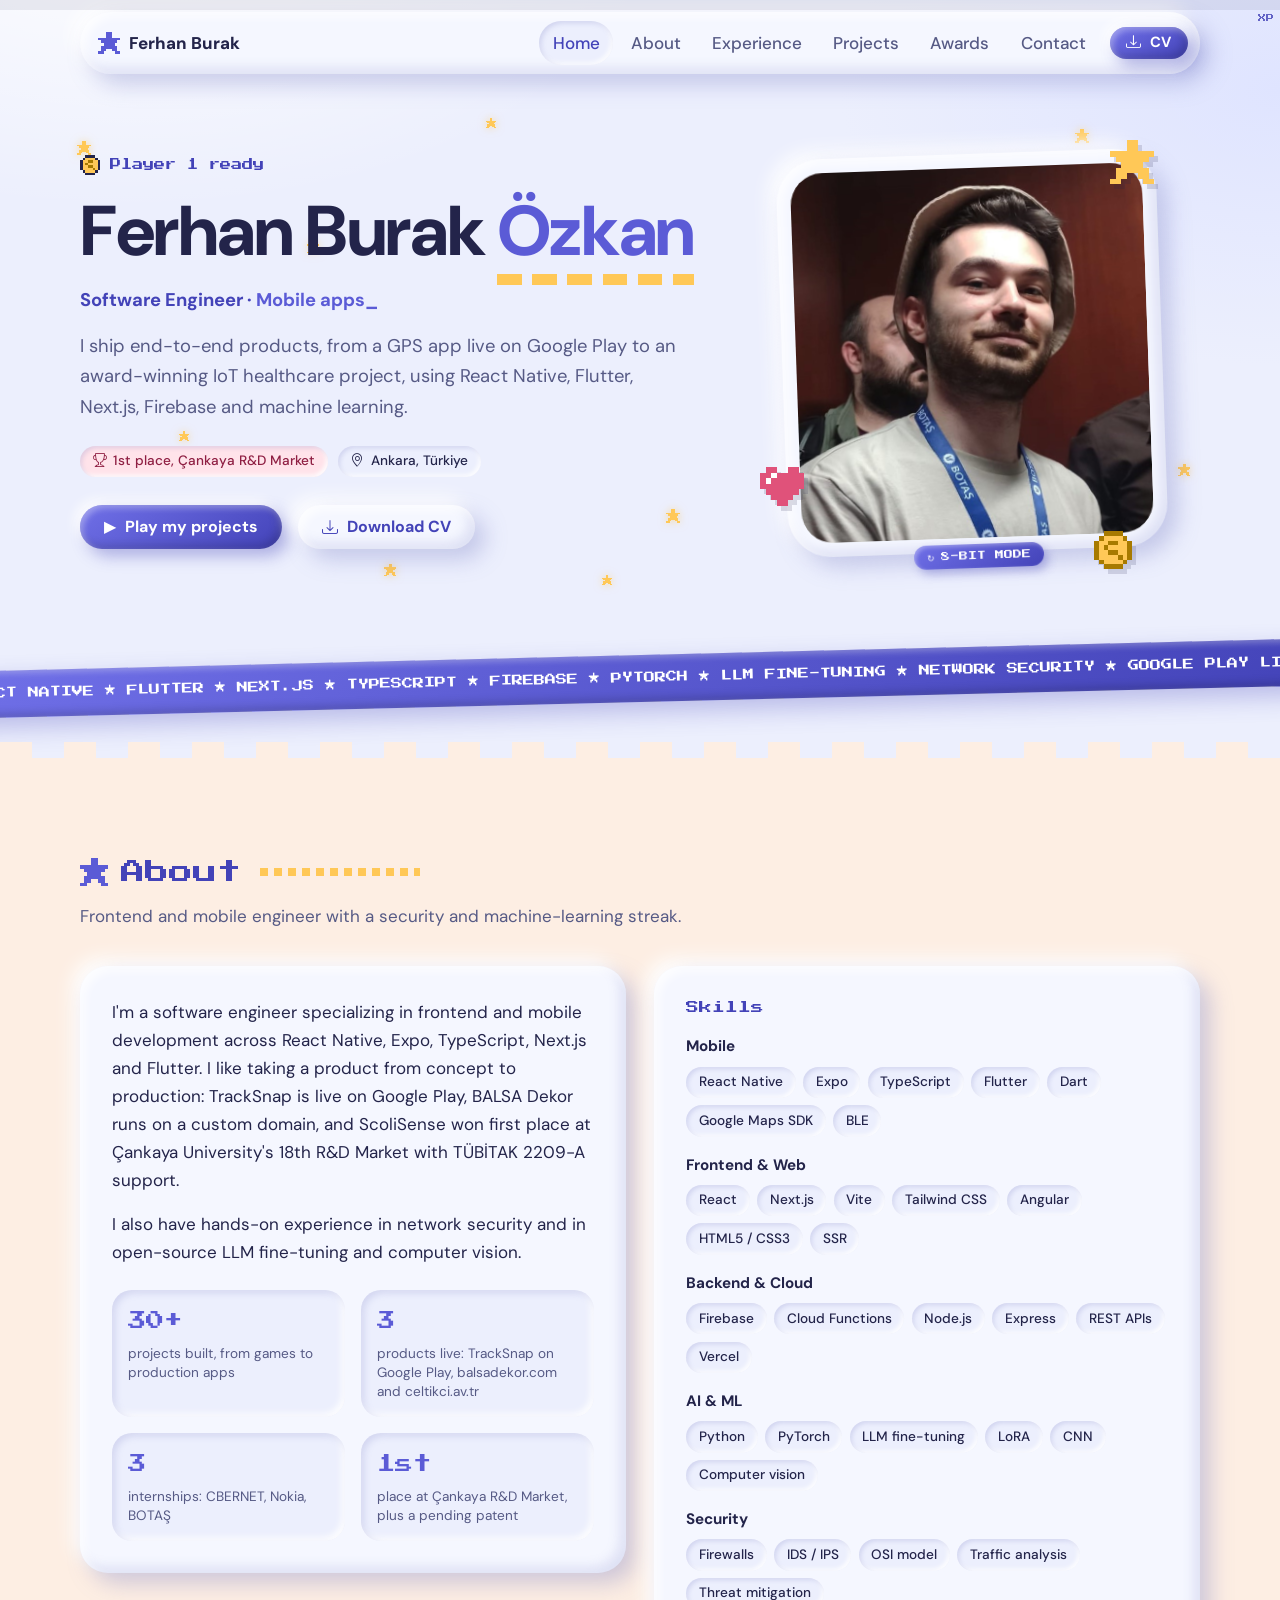
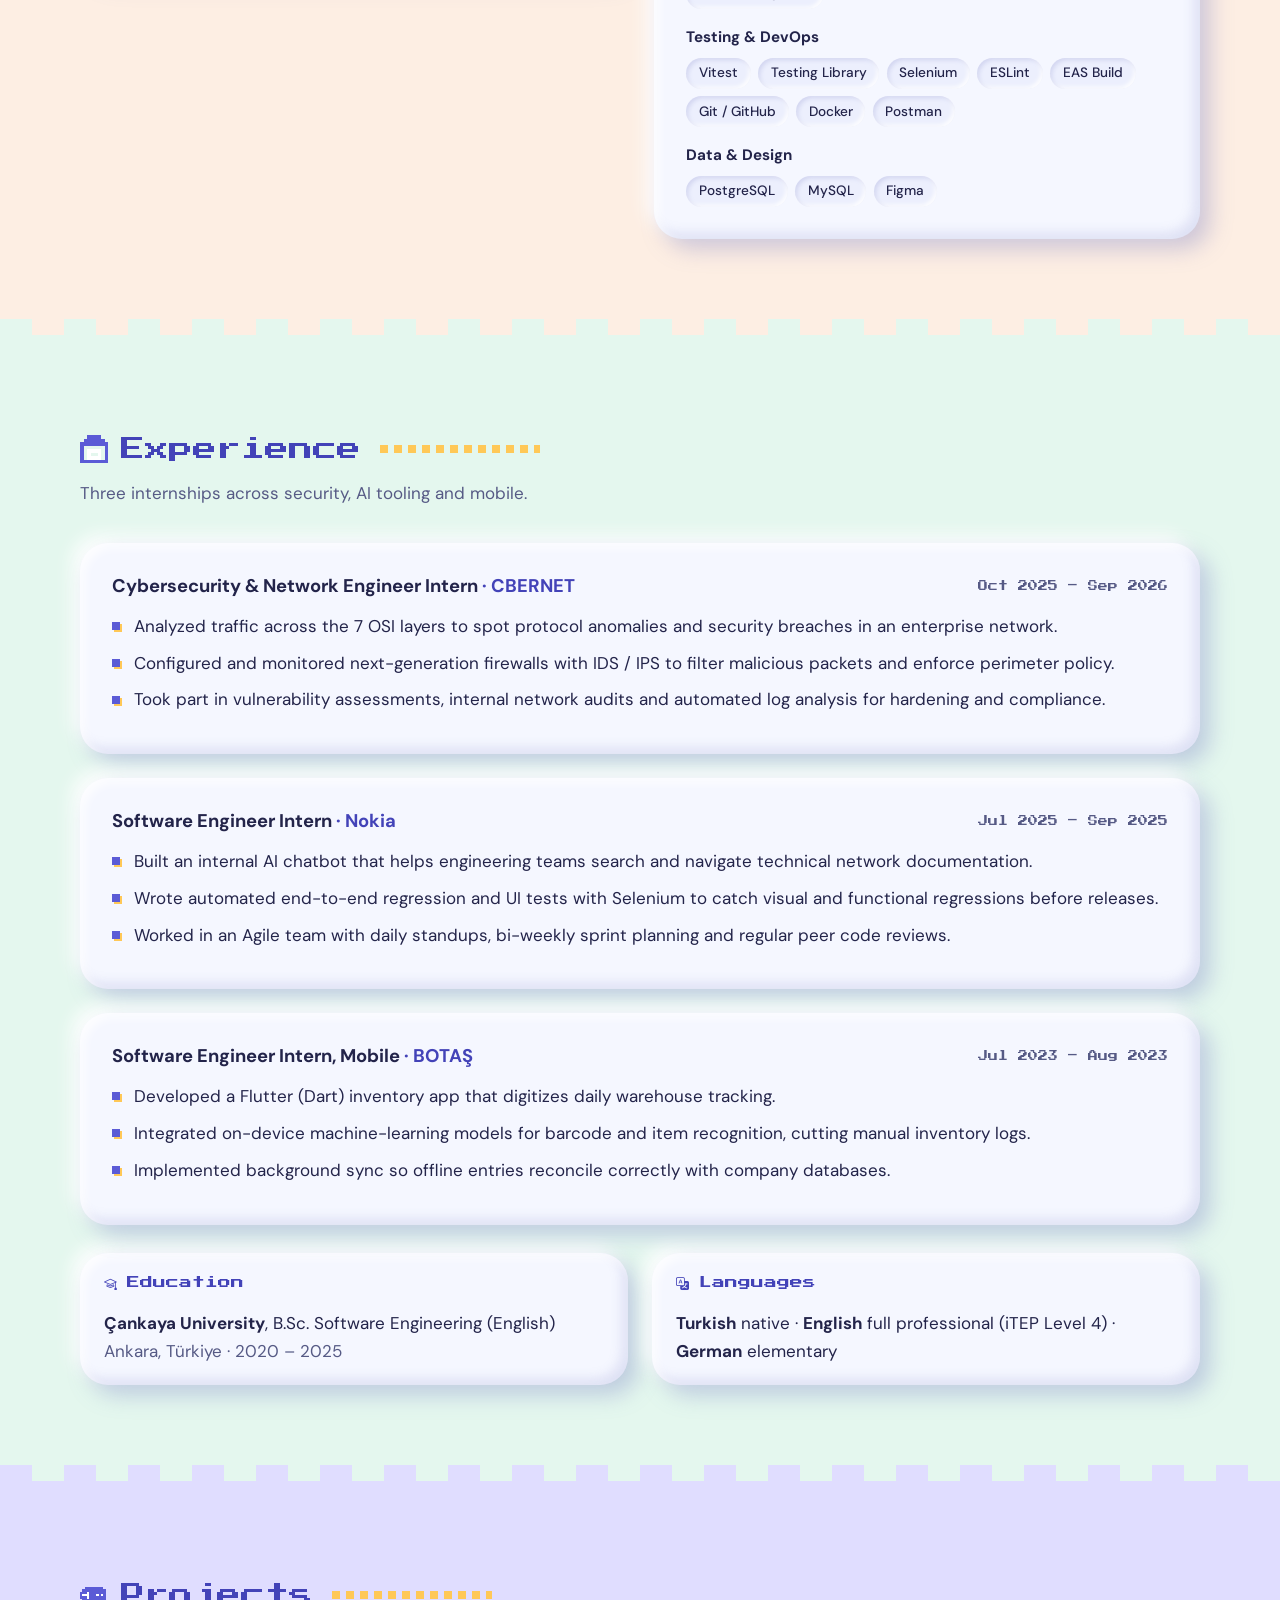
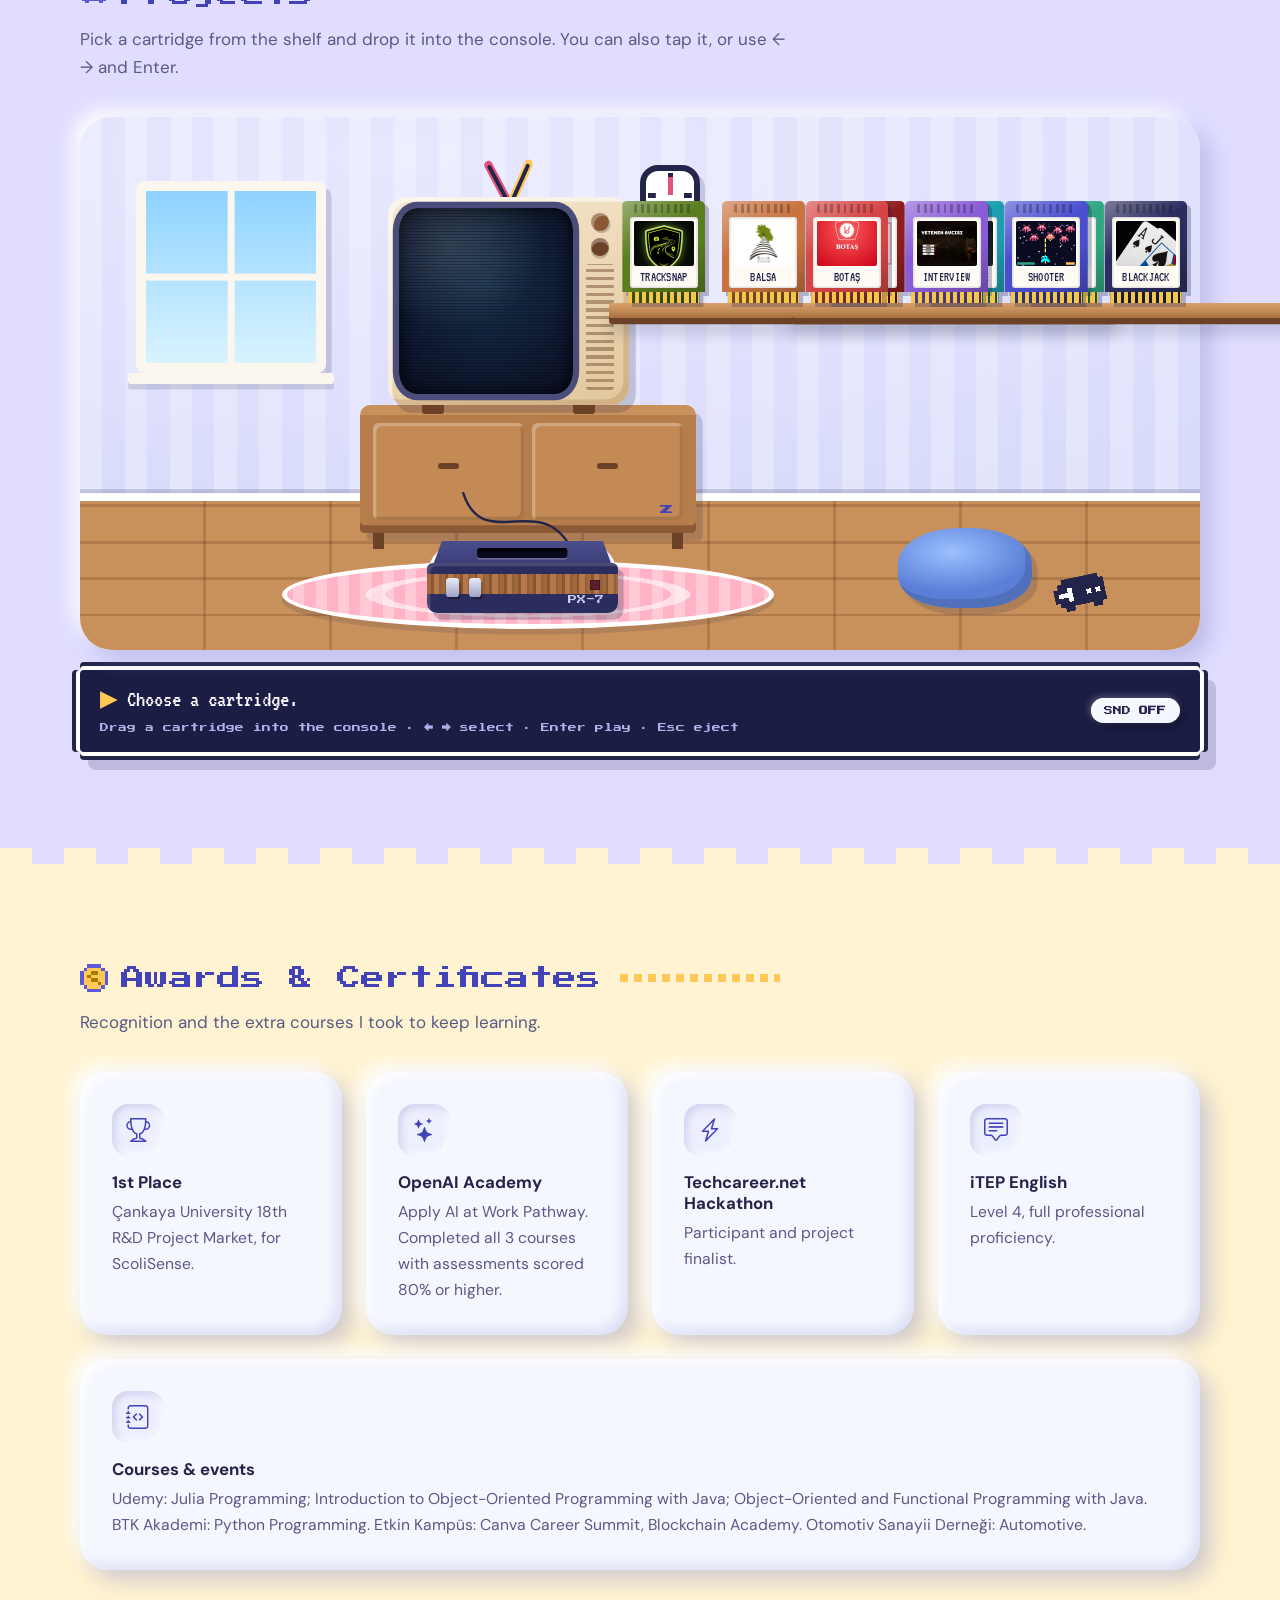
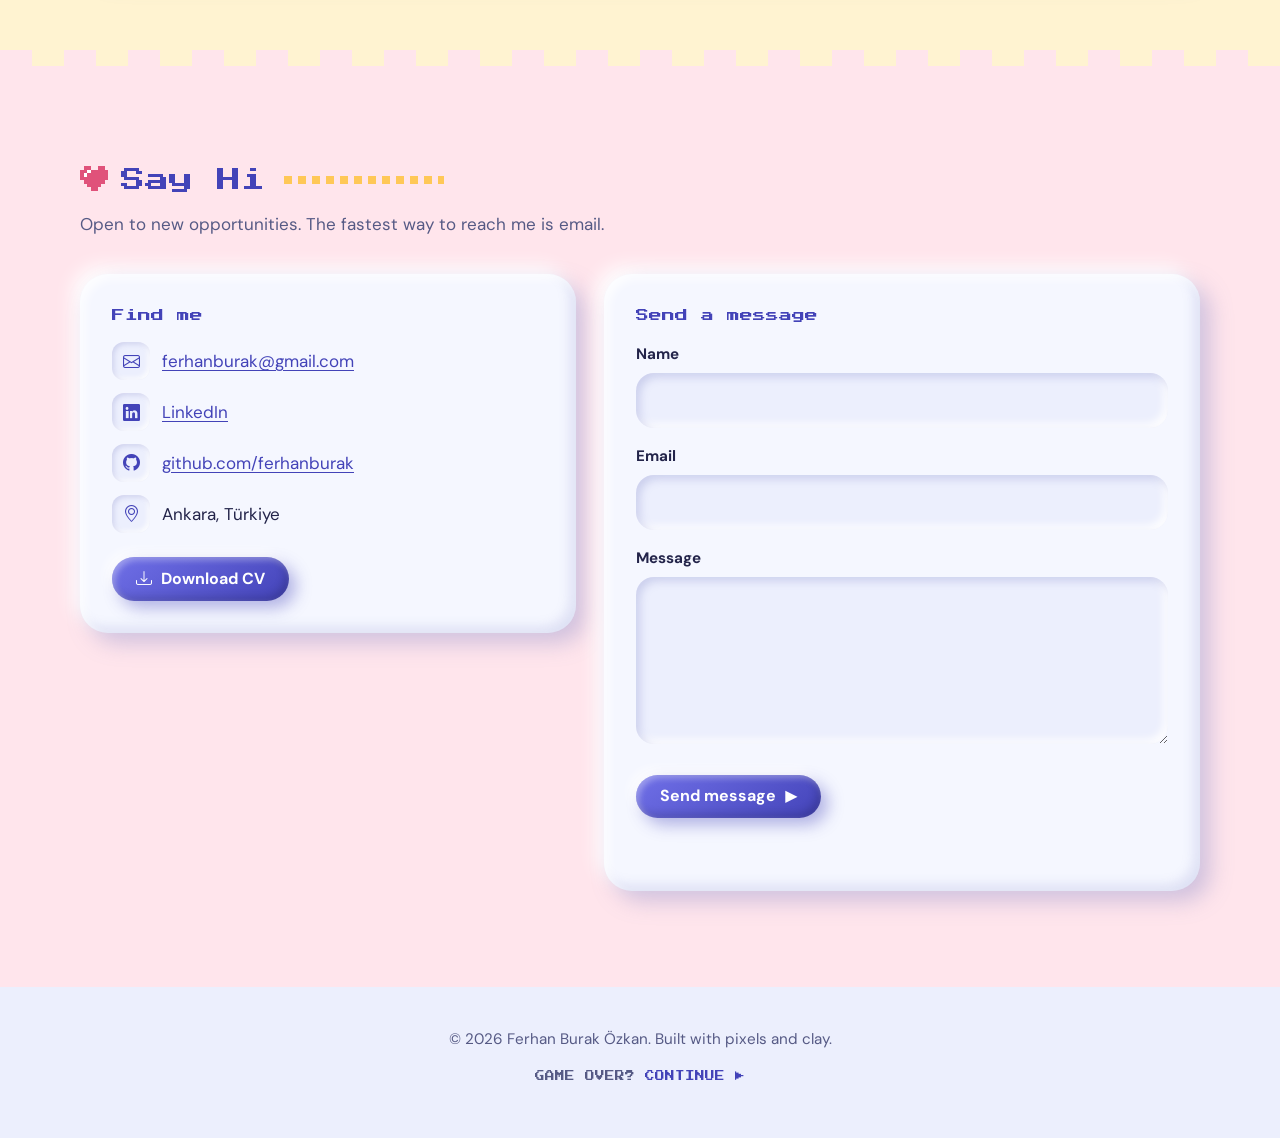
<file: index.html>
<!doctype html>
<html lang="en">
<head>
    <meta charset="utf-8">
    <meta name="viewport" content="width=device-width, initial-scale=1">

    <title>Ferhan Burak Özkan — Software Engineer</title>
    <meta name="description" content="Portfolio of Ferhan Burak Özkan, a software engineer building mobile, web and AI products: React Native, Flutter, Next.js, Firebase and machine learning.">
    <meta name="author" content="Ferhan Burak Özkan">
    <meta name="theme-color" content="#eceffd">
    <link rel="canonical" href="https://ferhanburak.github.io/ferhanburakblog/">

    <meta property="og:type" content="website">
    <meta property="og:title" content="Ferhan Burak Özkan — Software Engineer">
    <meta property="og:description" content="Mobile, web and AI projects. Slide a disc into the console to explore them.">
    <meta property="og:url" content="https://ferhanburak.github.io/ferhanburakblog/">
    <meta property="og:image" content="https://ferhanburak.github.io/ferhanburakblog/images/FOTO.jpg">
    <meta name="twitter:card" content="summary">

    <link rel="icon" href="data:image/svg+xml,%3Csvg xmlns='http://www.w3.org/2000/svg' viewBox='0 0 8 8' shape-rendering='crispEdges'%3E%3Cpath fill='%235b5bd6' d='M1 0h2v1h1v1H1zM5 0h2v1h1v3H7v1H6v1H5v1H3V6H2V5H1V4H0V1h1v1h1V1h3z'/%3E%3C/svg%3E">

    <link rel="preconnect" href="https://fonts.googleapis.com">
    <link rel="preconnect" href="https://fonts.gstatic.com" crossorigin>
    <link href="https://fonts.googleapis.com/css2?family=DM+Sans:wght@400;500;700;800&family=Press+Start+2P&family=VT323&display=swap" rel="stylesheet">
    <link href="css/bootstrap-icons.css" rel="stylesheet">
    <link href="css/retro.css" rel="stylesheet">
    <link href="css/fx.css" rel="stylesheet">
    <link href="css/room.css" rel="stylesheet">

    <script>document.documentElement.classList.add("js");</script>

    <script type="application/ld+json">
    {
      "@context": "https://schema.org",
      "@type": "Person",
      "name": "Ferhan Burak Özkan",
      "jobTitle": "Software Engineer",
      "url": "https://ferhanburak.github.io/ferhanburakblog/",
      "alumniOf": "Çankaya University",
      "sameAs": [
        "https://github.com/ferhanburak",
        "https://www.linkedin.com/in/ferhan-burak-%C3%B6zkan-baa829227/"
      ]
    }
    </script>
</head>

<body>
    <a class="skip-link" href="#main">Skip to content</a>
    <div class="xp" aria-hidden="true"><span class="xp-fill"></span><span class="xp-label">XP</span></div>

    <header class="site-nav-wrap">
        <nav class="site-nav clay" aria-label="Main">
            <a href="#home" class="brand">
                <span class="brand-icon" data-px="star" style="--px2:#ffc857"></span>
                <span>Ferhan Burak</span>
            </a>

            <button class="nav-toggle" type="button" aria-expanded="false" aria-controls="navLinks" aria-label="Toggle navigation">
                <span></span><span></span><span></span>
            </button>

            <ul class="nav-links" id="navLinks">
                <li><a href="#home">Home</a></li>
                <li><a href="#about">About</a></li>
                <li><a href="#experience">Experience</a></li>
                <li><a href="#projects">Projects</a></li>
                <li><a href="#certificates">Awards</a></li>
                <li><a href="#contact">Contact</a></li>
                <li class="nav-cta"><a class="clay-btn clay-btn-sm" href="assets/cv.pdf" download="Ferhan_Burak_Ozkan_CV.pdf"><i class="bi bi-download" aria-hidden="true"></i> CV</a></li>
            </ul>
        </nav>
    </header>

    <main id="main">

        <!-- HERO -->
        <section class="hero" id="home">
            <div class="container hero-grid">
                <div class="hero-text reveal">
                    <p class="kicker"><span data-px="coin" style="--px2:#ffc857;--px3:#a77a00"></span> Player 1 ready</p>
                    <h1>Ferhan Burak <span class="hl">Özkan</span></h1>
                    <p class="hero-role" aria-label="Software Engineer: Mobile, Frontend, AI">Software Engineer <span aria-hidden="true">·</span> <span class="type" data-words="Mobile apps|Web frontends|AI &amp; ML|Network security" aria-hidden="true">Mobile · Frontend · AI</span><span class="cursor" aria-hidden="true">_</span></p>
                    <p class="hero-lead">I ship end-to-end products, from a GPS app live on Google Play to an award-winning IoT healthcare project, using React Native, Flutter, Next.js, Firebase and machine learning.</p>

                    <ul class="hero-badges">
                        <li class="chip chip-accent"><i class="bi bi-trophy" aria-hidden="true"></i> 1st place, Çankaya R&amp;D Market</li>
                        <li class="chip"><i class="bi bi-geo-alt" aria-hidden="true"></i> Ankara, Türkiye</li>
                    </ul>

                    <div class="hero-actions">
                        <a class="clay-btn" href="#projects"><span aria-hidden="true">▶</span> Play my projects</a>
                        <a class="clay-btn clay-btn-ghost" href="assets/cv.pdf" download="Ferhan_Burak_Ozkan_CV.pdf"><i class="bi bi-download" aria-hidden="true"></i> Download CV</a>
                    </div>
                </div>

                <div class="hero-visual reveal">
                    <div class="portrait clay">
                        <button class="flip" id="flip" type="button" aria-pressed="false" aria-label="Flip the card to see my pixel-art version">
                            <span class="flip-inner">
                                <img class="flip-front" src="images/FOTO.jpg" alt="Portrait of Ferhan Burak Özkan" width="725" height="796">
                                <img class="flip-back" src="images/avatar-pixel.webp" alt="Pixel-art portrait of Ferhan Burak Özkan" width="800" height="800" loading="lazy">
                            </span>
                        </button>
                        <span class="flip-tag" aria-hidden="true"><span class="flip-tag-icon">↻</span> <span id="flipTag">8-BIT MODE</span></span>
                    </div>
                    <span class="float float-1" data-px="star" style="--px2:#fff"></span>
                    <span class="float float-2" data-px="heart" style="--px2:#fff"></span>
                    <span class="float float-3" data-px="coin" style="--px2:#ffc857;--px3:#a77a00"></span>
                </div>
            </div>
        </section>

        <div class="ticker" aria-hidden="true">
            <div class="ticker-track">
                <span>REACT NATIVE ★ FLUTTER ★ NEXT.JS ★ TYPESCRIPT ★ FIREBASE ★ PYTORCH ★ LLM FINE-TUNING ★ NETWORK SECURITY ★ GOOGLE PLAY LIVE ★</span>
                <span>REACT NATIVE ★ FLUTTER ★ NEXT.JS ★ TYPESCRIPT ★ FIREBASE ★ PYTORCH ★ LLM FINE-TUNING ★ NETWORK SECURITY ★ GOOGLE PLAY LIVE ★</span>
            </div>
        </div>

        <!-- ABOUT -->
        <section class="section" id="about">
            <div class="container">
                <header class="section-head reveal">
                    <h2 class="section-title"><span data-px="star" style="--px2:#ffc857"></span> About</h2>
                    <p class="section-sub">Frontend and mobile engineer with a security and machine-learning streak.</p>
                </header>

                <div class="about-grid">
                    <div class="clay card reveal">
                        <p>I'm a software engineer specializing in frontend and mobile development across React Native, Expo, TypeScript, Next.js and Flutter. I like taking a product from concept to production: TrackSnap is live on Google Play, BALSA Dekor runs on a custom domain, and ScoliSense won first place at Çankaya University's 18th R&amp;D Market with TÜBİTAK 2209-A support.</p>
                        <p>I also have hands-on experience in network security and in open-source LLM fine-tuning and computer vision.</p>

                        <ul class="stat-row" aria-label="Highlights">
                            <li><strong data-count="30" data-suffix="+">30+</strong><span>projects built, from games to production apps</span></li>
                            <li><strong data-count="3">3</strong><span>products live: TrackSnap on Google Play, balsadekor.com and celtikci.av.tr</span></li>
                            <li><strong data-count="3">3</strong><span>internships: CBERNET, Nokia, BOTAŞ</span></li>
                            <li><strong data-count="1" data-suffix="st">1st</strong><span>place at Çankaya R&amp;D Market, plus a pending patent</span></li>
                        </ul>
                    </div>

                    <div class="clay card reveal">
                        <h3 class="card-title">Skills</h3>
                        <dl class="skills">
                            <dt>Mobile</dt>
                            <dd><ul class="chips"><li>React Native</li><li>Expo</li><li>TypeScript</li><li>Flutter</li><li>Dart</li><li>Google Maps SDK</li><li>BLE</li></ul></dd>

                            <dt>Frontend &amp; Web</dt>
                            <dd><ul class="chips"><li>React</li><li>Next.js</li><li>Vite</li><li>Tailwind CSS</li><li>Angular</li><li>HTML5 / CSS3</li><li>SSR</li></ul></dd>

                            <dt>Backend &amp; Cloud</dt>
                            <dd><ul class="chips"><li>Firebase</li><li>Cloud Functions</li><li>Node.js</li><li>Express</li><li>REST APIs</li><li>Vercel</li></ul></dd>

                            <dt>AI &amp; ML</dt>
                            <dd><ul class="chips"><li>Python</li><li>PyTorch</li><li>LLM fine-tuning</li><li>LoRA</li><li>CNN</li><li>Computer vision</li></ul></dd>

                            <dt>Security</dt>
                            <dd><ul class="chips"><li>Firewalls</li><li>IDS / IPS</li><li>OSI model</li><li>Traffic analysis</li><li>Threat mitigation</li></ul></dd>

                            <dt>Testing &amp; DevOps</dt>
                            <dd><ul class="chips"><li>Vitest</li><li>Testing Library</li><li>Selenium</li><li>ESLint</li><li>EAS Build</li><li>Git / GitHub</li><li>Docker</li><li>Postman</li></ul></dd>

                            <dt>Data &amp; Design</dt>
                            <dd><ul class="chips"><li>PostgreSQL</li><li>MySQL</li><li>Figma</li></ul></dd>
                        </dl>
                    </div>
                </div>
            </div>
        </section>

        <!-- EXPERIENCE -->
        <section class="section" id="experience">
            <div class="container">
                <header class="section-head reveal">
                    <h2 class="section-title"><span data-px="box" style="--px3:#fff"></span> Experience</h2>
                    <p class="section-sub">Three internships across security, AI tooling and mobile.</p>
                </header>

                <ol class="timeline">
                    <li class="clay card reveal">
                        <div class="tl-head">
                            <h3>Cybersecurity &amp; Network Engineer Intern <span class="at">· CBERNET</span></h3>
                            <p class="tl-date">Oct 2025 – Sep 2026</p>
                        </div>
                        <ul class="points">
                            <li>Analyzed traffic across the 7 OSI layers to spot protocol anomalies and security breaches in an enterprise network.</li>
                            <li>Configured and monitored next-generation firewalls with IDS / IPS to filter malicious packets and enforce perimeter policy.</li>
                            <li>Took part in vulnerability assessments, internal network audits and automated log analysis for hardening and compliance.</li>
                        </ul>
                    </li>

                    <li class="clay card reveal">
                        <div class="tl-head">
                            <h3>Software Engineer Intern <span class="at">· Nokia</span></h3>
                            <p class="tl-date">Jul 2025 – Sep 2025</p>
                        </div>
                        <ul class="points">
                            <li>Built an internal AI chatbot that helps engineering teams search and navigate technical network documentation.</li>
                            <li>Wrote automated end-to-end regression and UI tests with Selenium to catch visual and functional regressions before releases.</li>
                            <li>Worked in an Agile team with daily standups, bi-weekly sprint planning and regular peer code reviews.</li>
                        </ul>
                    </li>

                    <li class="clay card reveal">
                        <div class="tl-head">
                            <h3>Software Engineer Intern, Mobile <span class="at">· BOTAŞ</span></h3>
                            <p class="tl-date">Jul 2023 – Aug 2023</p>
                        </div>
                        <ul class="points">
                            <li>Developed a Flutter (Dart) inventory app that digitizes daily warehouse tracking.</li>
                            <li>Integrated on-device machine-learning models for barcode and item recognition, cutting manual inventory logs.</li>
                            <li>Implemented background sync so offline entries reconcile correctly with company databases.</li>
                        </ul>
                    </li>
                </ol>

                <div class="edu-row reveal">
                    <div class="clay card card-sm">
                        <h3 class="card-title"><i class="bi bi-mortarboard" aria-hidden="true"></i> Education</h3>
                        <p><strong>Çankaya University</strong>, B.Sc. Software Engineering (English)<br><span class="muted">Ankara, Türkiye · 2020 – 2025</span></p>
                    </div>
                    <div class="clay card card-sm">
                        <h3 class="card-title"><i class="bi bi-translate" aria-hidden="true"></i> Languages</h3>
                        <p><strong>Turkish</strong> native · <strong>English</strong> full professional (iTEP Level 4) · <strong>German</strong> elementary</p>
                    </div>
                </div>
            </div>
        </section>

        <!-- PROJECTS: the console -->
        <section class="section" id="projects">
            <div class="container">
                <header class="section-head reveal">
                    <h2 class="section-title"><span data-px="gamepad" style="--px3:#fff"></span> Projects</h2>
                    <p class="section-sub">Pick a cartridge from the shelf and drop it into the console. You can also tap it, or use ← → and Enter.</p>
                </header>

                <div class="room-wrap reveal">
                    <div class="room" id="room" data-state="idle" data-time="day">
                        <div class="scene" aria-hidden="true">
                            <div class="wall"></div>
                            <div class="floor"></div>

                            <div class="window">
                                <div class="win-sky">
                                    <span class="sun" data-sprite="sun"></span>
                                    <span class="moon" data-sprite="moon"></span>
                                    <span class="w-cloud" data-sprite="cloud"></span>
                                    <span class="w-cloud w-cloud-2" data-sprite="cloud"></span>
                                    <span class="w-star" style="left:18%;top:20%"></span>
                                    <span class="w-star" style="left:64%;top:14%;animation-delay:-.7s"></span>
                                    <span class="w-star" style="left:40%;top:46%;animation-delay:-1.3s"></span>
                                    <span class="w-star" style="left:80%;top:56%;animation-delay:-.4s"></span>
                                </div>
                                <span class="sill"></span>
                            </div>

                            <div class="clock"><span class="hand hand-h"></span><span class="hand hand-m"></span></div>
                            <span class="plant" data-sprite="plant"></span>
                            <span class="rug"></span>

                            <div class="cabinet"><span class="drawer"></span><span class="drawer"></span></div>
                            <span class="lamp" data-sprite="lamp"><i class="glow"></i></span>

                            <div class="tv" id="tv">
                                <span class="antenna"></span>
                                <div class="tv-body">
                                    <div class="tv-screen" id="tvScreen">
                                        <div class="tv-face" id="tvFace"></div>
                                        <canvas class="tv-noise" id="tvNoise" width="64" height="40"></canvas>
                                        <div class="tv-load" id="tvLoad"><span id="tvLoadText">LOADING</span><span class="tv-bar"><i></i></span></div>
                                        <div class="tv-play" id="tvPlay"><img id="tvImg" src="images/carts/tracksnap-label.webp" alt=""><span id="tvTitle"></span></div>
                                    </div>
                                    <div class="tv-side"><span class="knob"></span><span class="knob knob-2"></span><span class="grille"></span></div>
                                </div>
                                <span class="tv-feet"></span>
                            </div>

                            <svg class="cable" viewBox="0 0 100 40" preserveAspectRatio="none"><path d="M2 2 C 20 40, 70 0, 98 36"/></svg>

                            <div class="console" id="console">
                                <span class="c-top"><span class="slot" id="slot"></span></span>
                                <span class="c-front"><span class="wood"></span><span class="switch"></span><span class="switch switch-2"></span><span class="c-led"></span><span class="c-badge">PX-7</span></span>
                            </div>

                            <span class="pouf"></span>
                            <span class="pad" data-px="gamepad" style="--px3:#fff"></span>
                        </div>

                        <button class="cat" id="cat" type="button" aria-label="Pet the cat">
                            <span class="cat-f cat-f1" data-sprite="cat1"></span>
                            <span class="cat-f cat-f2" data-sprite="cat2"></span>
                            <span class="cat-z" aria-hidden="true">z</span>
                            <span class="cat-bubble" aria-hidden="true">MEOW!</span>
                        </button>

                        <div class="shelf" id="shelf" role="toolbar" aria-label="Project cartridges">
                            <ul class="shelf-row">
                                <li class="cell"><button type="button" class="cart" data-project="trackSnap" data-short="TRACKSNAP" data-year="2026" data-blurb="Drive, meet up, build a convoy. GPS app live on Google Play" style="--c1:#5a7d1e" tabindex="0" aria-label="TrackSnap cartridge (2026). Drag into the console, or press Enter to play">
                                    <span class="cart-shell" aria-hidden="true"><span class="cart-grip"></span><span class="cart-label"><img src="images/carts/tracksnap-label.webp" alt="" width="480" height="360" loading="lazy"><span class="cart-name">TRACKSNAP</span></span></span>
                                </button></li>
                                <li class="cell"><button type="button" class="cart" data-project="balsa" data-short="BALSA" data-year="2026" data-blurb="Furniture catalog and admin web app, live at balsadekor.com" style="--c1:#c9733f" tabindex="-1" aria-label="BALSA Dekor cartridge (2026). Drag into the console, or press Enter to play">
                                    <span class="cart-shell" aria-hidden="true"><span class="cart-grip"></span><span class="cart-label"><img src="images/carts/balsa-label.webp" alt="" width="480" height="360" loading="lazy"><span class="cart-name">BALSA</span></span></span>
                                </button></li>
                                <li class="cell"><button type="button" class="cart" data-project="celtikci" data-short="ÇELTİKCİ" data-year="2026" data-blurb="Bilingual law firm website on React and Vite, live at celtikci.av.tr" style="--c1:#8f1d1d" tabindex="-1" aria-label="Çeltikci Law Firm cartridge (2026). Drag into the console, or press Enter to play">
                                    <span class="cart-shell" aria-hidden="true"><span class="cart-grip"></span><span class="cart-label"><img src="images/carts/celtikci-label.webp" alt="" width="480" height="360" loading="lazy"><span class="cart-name">ÇELTİKCİ</span></span></span>
                                </button></li>
                                <li class="cell"><button type="button" class="cart" data-project="scolisense" data-short="SCOLISENSE" data-year="2024" data-blurb="Real-time IoT healthcare app. 1st place, R&amp;D Market" style="--c1:#1b9fb0" tabindex="-1" aria-label="ScoliSense cartridge (2024). Drag into the console, or press Enter to play">
                                    <span class="cart-shell" aria-hidden="true"><span class="cart-grip"></span><span class="cart-label"><img src="images/carts/scolisense-label.webp" alt="" width="480" height="360" loading="lazy"><span class="cart-name">SCOLISENSE</span></span></span>
                                </button></li>
                                <li class="cell"><button type="button" class="cart" data-project="ai" data-short="AI LAB" data-year="2025" data-blurb="Turkish LLM fine-tuning and a 98% accurate traffic-sign CNN" style="--c1:#2fa882" tabindex="-1" aria-label="Applied AI / ML cartridge (2025). Drag into the console, or press Enter to play">
                                    <span class="cart-shell" aria-hidden="true"><span class="cart-grip"></span><span class="cart-label"><img src="images/carts/ai-label.webp" alt="" width="480" height="360" loading="lazy"><span class="cart-name">AI LAB</span></span></span>
                                </button></li>
                            </ul>
                            <ul class="shelf-row">
                                <li class="cell"><button type="button" class="cart" data-project="botas" data-short="BOTAŞ" data-year="2023" data-blurb="Flutter warehouse app with on-device ML recognition" style="--c1:#d64545" tabindex="-1" aria-label="BOTAŞ Warehouse cartridge (2023). Drag into the console, or press Enter to play">
                                    <span class="cart-shell" aria-hidden="true"><span class="cart-grip"></span><span class="cart-label"><img src="images/carts/botas-label.webp" alt="" width="480" height="360" loading="lazy"><span class="cart-name">BOTAŞ</span></span></span>
                                </button></li>
                                <li class="cell"><button type="button" class="cart" data-project="interview" data-short="INTERVIEW" data-year="2023" data-blurb="Job interviews turned into a card game" style="--c1:#8a5bd6" tabindex="-1" aria-label="Interview Sim cartridge (2023). Drag into the console, or press Enter to play">
                                    <span class="cart-shell" aria-hidden="true"><span class="cart-grip"></span><span class="cart-label"><img src="images/carts/interview-label.webp" alt="" width="480" height="360" loading="lazy"><span class="cart-name">INTERVIEW</span></span></span>
                                </button></li>
                                <li class="cell"><button type="button" class="cart" data-project="shooter" data-short="SHOOTER" data-year="2025" data-blurb="2D OpenGL shooter in C++ with a bullet pool and levels" style="--c1:#4a4fd0" tabindex="-1" aria-label="Space Shooter cartridge (2025). Drag into the console, or press Enter to play">
                                    <span class="cart-shell" aria-hidden="true"><span class="cart-grip"></span><span class="cart-label"><img src="images/carts/shooter-label.webp" alt="" width="480" height="360" loading="lazy"><span class="cart-name">SHOOTER</span></span></span>
                                </button></li>
                                <li class="cell"><button type="button" class="cart" data-project="blackjack" data-short="BLACKJACK" data-year="2022" data-blurb="Place your bet and play to win" style="--c1:#2b2d5e" tabindex="-1" aria-label="2D Blackjack cartridge (2022). Drag into the console, or press Enter to play">
                                    <span class="cart-shell" aria-hidden="true"><span class="cart-grip"></span><span class="cart-label"><img src="images/carts/blackjack-label.webp" alt="" width="480" height="360" loading="lazy"><span class="cart-name">BLACKJACK</span></span></span>
                                </button></li>
                                <li class="cell cell-trophy"><button type="button" class="trophy" id="trophy" aria-label="Trophy: 1st place at Çankaya University's 18th R&amp;D Market" tabindex="-1"><span data-sprite="trophy"></span></button></li>
                            </ul>
                        </div>
                    </div>

                    <div class="textbox">
                        <div class="tb-text">
                            <p class="tb-main"><span class="tb-arrow" aria-hidden="true">▶</span> <span id="tbText">Choose a cartridge.</span></p>
                            <p class="tb-hint" id="tbHint">Drag a cartridge into the console · ← → select · Enter play · Esc eject</p>
                        </div>
                        <button class="snd" id="sndBtn" type="button" aria-pressed="false" aria-label="Sound effects: off"><span aria-hidden="true">SND</span> <b aria-hidden="true">OFF</b></button>
                    </div>
                    <p class="sr-only" id="roomStatus" role="status" aria-live="polite"></p>
                </div>
            </div>

            <!-- Project details (cloned into the dialog) -->
            <div hidden id="projectData">

                <article data-project="trackSnap" data-title="TrackSnap">
                    <header class="dlg-head">
                        <span class="dlg-icon" data-px="pin" style="--px2:#fff"></span>
                        <div>
                            <p class="eyebrow">Creator &amp; Lead Mobile Developer · 2026 – Present</p>
                            <h3>TrackSnap: GPS Driving &amp; Route Logging App</h3>
                        </div>
                    </header>
                    <ul class="badges"><li class="chip chip-mint">Live on Google Play</li><li class="chip">Production track approved</li><li class="chip">iOS App Store review in progress</li></ul>
                    <img class="dlg-shot" src="images/carts/tracksnap.webp" alt="TrackSnap Play Store banner: Sür. Buluş. Konvoy kur." loading="lazy">
                    <ul class="points">
                        <li>Architected a mobile app with React Native, Expo Router and TypeScript (React 19), paired with a React, Vite and Tailwind admin portal.</li>
                        <li>Delivered GPS tracking and live map views with Google Maps SDK, Expo Location and Task Manager.</li>
                        <li>Built the backend on Firebase (Auth, Firestore, Realtime DB, Cloud Functions), secured with App Check (Play Integrity) and covered by Vitest, React Testing Library and the Firebase Emulator Suite.</li>
                        <li>Ran the full Google Play release: closed testing with 20+ active testers, automated EAS production AAB builds and store compliance.</li>
                    </ul>
                    <ul class="dlg-gallery">
                        <li><img src="images/carts/tracksnap-01-surus.webp" alt="TrackSnap drive screen showing speed, distance and the Start Drive button" loading="lazy" width="540" height="960"></li>
                        <li><img src="images/carts/tracksnap-02-harita.webp" alt="TrackSnap live map of Ankara with meetups and friends" loading="lazy" width="540" height="960"></li>
                        <li><img src="images/carts/tracksnap-04-konvoy.webp" alt="TrackSnap convoy screen with participants and trust score" loading="lazy" width="540" height="960"></li>
                    </ul>
                    <ul class="chips"><li>React Native</li><li>Expo Router</li><li>TypeScript</li><li>Firebase</li><li>Google Maps SDK</li><li>Vite</li><li>Vitest</li><li>EAS Build</li></ul>
                    <!-- TODO: add the Google Play listing URL as a link here -->
                </article>

                <article data-project="balsa" data-title="BALSA Dekor">
                    <header class="dlg-head">
                        <span class="dlg-icon" data-px="store" style="--px2:#fff;--px3:#ffc857"></span>
                        <div>
                            <p class="eyebrow">Full Stack Frontend Developer · Jan 2026 – Present</p>
                            <h3>BALSA Dekor: Furniture Catalog &amp; Admin Web App</h3>
                        </div>
                    </header>
                    <ul class="badges"><li class="chip chip-mint">Live website</li></ul>
                    <div class="dlg-pair">
                        <img src="images/carts/balsa-home.webp" alt="BALSA Dekor home page: showroom hero with collection and visit buttons" loading="lazy" width="800" height="505">
                        <img src="images/carts/balsa-products.webp" alt="BALSA Dekor product catalog with floor lamps and prices" loading="lazy" width="800" height="505">
                    </div>
                    <ul class="points">
                        <li>Engineered and deployed a production catalog showcase for 50+ custom furniture products with Next.js, React, Tailwind CSS and Framer Motion for sub-second page transitions.</li>
                        <li>Built a secure admin panel on Firebase Auth, Firestore and Storage to manage inventory, update listings, track sales and handle process inquiries.</li>
                        <li>Wrote granular Firestore security rules, connected form pipelines via FormSubmit, and managed custom-domain DNS and CI/CD on Vercel.</li>
                    </ul>
                    <ul class="chips"><li>Next.js</li><li>React</li><li>Tailwind CSS</li><li>Firebase</li><li>Framer Motion</li><li>Vercel</li></ul>
                    <p class="links"><a class="clay-btn clay-btn-sm" href="https://balsadekor.com" target="_blank" rel="noopener"><i class="bi bi-box-arrow-up-right" aria-hidden="true"></i> Visit balsadekor.com</a></p>
                </article>

                <article data-project="celtikci" data-title="Çeltikci Law Firm">
                    <header class="dlg-head">
                        <span class="dlg-icon" data-px="store" style="--px2:#fff;--px3:#ffc857"></span>
                        <div>
                            <p class="eyebrow">Frontend Developer · Sep 2026</p>
                            <h3>Çeltikci Law Firm: Corporate Website</h3>
                        </div>
                    </header>
                    <ul class="badges"><li class="chip chip-mint">Live website</li><li class="chip">Turkish / English</li></ul>
                    <div class="dlg-pair">
                        <img src="images/carts/celtikci-home.webp" alt="Çeltikci Law Firm home page introducing the founding attorney" loading="lazy" width="800" height="500">
                        <img src="images/carts/celtikci-contact.webp" alt="Çeltikci Law Firm contact page with an appointment request form" loading="lazy" width="800" height="500">
                    </div>
                    <ul class="points">
                        <li>Built a single-page corporate website for a law firm with React and Vite, carrying the colour palette and logo over from the firm's business-card design.</li>
                        <li>Moved the contact form to a Vercel serverless function (Node.js, Nodemailer) so appointment requests reach the firm by email.</li>
                        <li>Added a Turkish / English switch, SPA rewrites so deep links survive a refresh, and deployed it on the custom domain celtikci.av.tr.</li>
                    </ul>
                    <ul class="chips"><li>React</li><li>Vite</li><li>JavaScript</li><li>Vercel Serverless</li><li>Nodemailer</li></ul>
                    <p class="links"><a class="clay-btn clay-btn-sm" href="https://www.celtikci.av.tr" target="_blank" rel="noopener"><i class="bi bi-box-arrow-up-right" aria-hidden="true"></i> Visit celtikci.av.tr</a> <a class="clay-btn clay-btn-ghost clay-btn-sm" href="https://github.com/ferhanburak/celtikci-law-firm" target="_blank" rel="noopener"><i class="bi bi-github" aria-hidden="true"></i> Code</a></p>
                </article>

                <article data-project="scolisense" data-title="ScoliSense">
                    <header class="dlg-head">
                        <span class="dlg-icon" data-px="heart" style="--px2:#fff"></span>
                        <div>
                            <p class="eyebrow">Lead Mobile &amp; Frontend Developer · Sep 2024 – Present</p>
                            <h3>ScoliSense: Real-Time IoT Healthcare App</h3>
                        </div>
                    </header>
                    <ul class="badges"><li class="chip chip-accent">1st place, Çankaya Univ. 18th R&amp;D Market</li><li class="chip">TÜBİTAK 2209-A funded</li><li class="chip">Patent pending</li></ul>
                    <div class="dlg-duo">
                        <img src="images/carts/scolisense-app.webp" alt="ScoliSense mobile app login screen with the spine logo" loading="lazy" width="540" height="857">
                        <img src="images/carts/scolisense-dash.webp" alt="ScoliSense clinician dashboard with patient, schedule, activity and report counts and an age-group chart (personal data blurred)" loading="lazy" width="1100" height="598">
                    </div>
                    <ul class="points">
                        <li>Built a cross-platform Flutter (Dart) app that streams live pressure data from an Arduino-based smart scoliosis brace over Bluetooth Low Energy.</li>
                        <li>Developed an Angular clinician portal synced through Firebase Realtime Database and Auth to track brace wear time, compliance graphs and sensor history.</li>
                        <li>Worked directly with medical specialists on clinical validation and co-authored the project's patent application, which passed preliminary examination.</li>
                    </ul>
                    <ul class="chips"><li>Flutter</li><li>Dart</li><li>Angular</li><li>Firebase</li><li>Arduino</li><li>BLE</li><li>Vercel</li></ul>
                    <!-- TODO: add the demo video (YouTube) link here -->
                    <p class="links"><a class="clay-btn clay-btn-sm" href="https://github.com/ferhanburak/skolyozmobil" target="_blank" rel="noopener"><i class="bi bi-github" aria-hidden="true"></i> Mobile app code</a></p>
                </article>

                <article data-project="ai" data-title="Applied AI / ML">
                    <header class="dlg-head">
                        <span class="dlg-icon" data-px="chip" style="--px2:#fff"></span>
                        <div>
                            <p class="eyebrow">AI &amp; Deep Learning Developer · Mar 2025 – Jun 2025</p>
                            <h3>Applied AI &amp; Machine Learning Engineering</h3>
                        </div>
                    </header>
                    <ul class="badges"><li class="chip chip-mint">98% test accuracy</li><li class="chip">42 traffic-sign classes</li></ul>
                    <ul class="points">
                        <li><strong>Turkish LLM fine-tuning:</strong> fine-tuned open-source LLMs on curated instruction datasets with Unsloth, applying LoRA and 4-bit quantization on Google Colab Pro for better Turkish reasoning and generation.</li>
                        <li><strong>Traffic-sign CNN:</strong> engineered a convolutional neural network in PyTorch to classify 42 categories from the GTSRB dataset, reaching 98% test accuracy.</li>
                    </ul>
                    <ul class="chips"><li>Python</li><li>PyTorch</li><li>Unsloth</li><li>LoRA</li><li>CNN</li><li>Google Colab Pro</li></ul>
                    <p class="links"><a class="clay-btn clay-btn-sm" href="https://github.com/ferhanburak/Fine-Tuning-Turkish-Text-Generation" target="_blank" rel="noopener"><i class="bi bi-github" aria-hidden="true"></i> Turkish LLM code</a> <a class="clay-btn clay-btn-ghost clay-btn-sm" href="https://github.com/ferhanburak/TrafficSignImageClassifaction" target="_blank" rel="noopener"><i class="bi bi-github" aria-hidden="true"></i> Traffic-sign CNN code</a></p>
                </article>

                <article data-project="botas" data-title="BOTAŞ Warehouse System">
                    <header class="dlg-head">
                        <span class="dlg-icon" data-px="box" style="--px3:#fff"></span>
                        <div>
                            <p class="eyebrow">Mobile Development Internship · Jul 2023</p>
                            <h3>BOTAŞ Warehouse System</h3>
                        </div>
                    </header>
                    <img class="dlg-shot" src="images/projects/botasai.jpg" alt="Screenshot of the BOTAŞ warehouse system" loading="lazy">
                    <ul class="points">
                        <li>A Flutter (Dart) warehouse app that digitizes daily inventory tracking.</li>
                        <li>On-device machine-learning models recognize barcodes and items, cutting manual logs; a Python web server backs the object-detection model.</li>
                        <li>Background synchronization makes sure offline entries update correctly against company databases.</li>
                    </ul>
                    <ul class="chips"><li>Flutter</li><li>Dart</li><li>On-device ML</li></ul>
                    <p class="links"><a class="clay-btn clay-btn-sm" href="https://github.com/ferhanburak/BotasProje_Mobil" target="_blank" rel="noopener"><i class="bi bi-github" aria-hidden="true"></i> Mobile app code</a> <a class="clay-btn clay-btn-ghost clay-btn-sm" href="https://github.com/ferhanburak/BotasProje_WebServer" target="_blank" rel="noopener"><i class="bi bi-github" aria-hidden="true"></i> ML server code</a></p>
                </article>

                <article data-project="interview" data-title="Interview Simulation">
                    <header class="dlg-head">
                        <span class="dlg-icon" data-px="bubble" style="--px2:#fff"></span>
                        <div>
                            <p class="eyebrow">Game project · Dec 2023</p>
                            <h3>Interview Simulation</h3>
                        </div>
                    </header>
                    <img class="dlg-shot" src="images/projects/interviewsim.jpg" alt="Screenshot of the Interview Simulation card game" loading="lazy">
                    <ul class="points">
                        <li>Job interviews turned into a card game: answer the question cards with your answer cards.</li>
                        <li>Each answer comes back as a skill point and reveals which department suits your personality.</li>
                    </ul>
                    <p class="links"><a class="clay-btn clay-btn-sm" href="https://github.com/ferhanburak/TechcareernetHackathonGame" target="_blank" rel="noopener"><i class="bi bi-github" aria-hidden="true"></i> Code on GitHub</a></p>
                </article>

                <article data-project="shooter" data-title="Space Shooter">
                    <header class="dlg-head">
                        <span class="dlg-icon" data-px="star" style="--px2:#fff"></span>
                        <div>
                            <p class="eyebrow">Game project · Jun 2025</p>
                            <h3>Space Shooter (C++ / OpenGL)</h3>
                        </div>
                    </header>
                    <img class="dlg-shot dlg-pixel" src="images/carts/shooter-label.webp" alt="Pixel illustration of a cyan ship firing at a row of pink invaders" loading="lazy">
                    <ul class="points">
                        <li>A small 2D shooting game in C++ with OpenGL and GLUT, structured with object-oriented classes for the game, ship, enemies, bullets and levels.</li>
                        <li>Bullets come from a reusable pool of 50 objects instead of being created on every shot, with a fire cooldown on the trigger.</li>
                        <li>The arrow keys move the ship and a 16 ms timer drives the update and render loop, about 60 frames per second.</li>
                    </ul>
                    <ul class="chips"><li>C++</li><li>OpenGL</li><li>GLUT</li><li>OOP</li><li>Object pooling</li></ul>
                    <p class="links"><a class="clay-btn clay-btn-sm" href="https://github.com/ferhanburak/Creating-Our-Skeleton" target="_blank" rel="noopener"><i class="bi bi-github" aria-hidden="true"></i> Code on GitHub</a></p>
                </article>

                <article data-project="blackjack" data-title="2D Blackjack">
                    <header class="dlg-head">
                        <span class="dlg-icon" data-px="spade"></span>
                        <div>
                            <p class="eyebrow">Game project · Mar 2022</p>
                            <h3>2D Blackjack</h3>
                        </div>
                    </header>
                    <img class="dlg-shot" src="images/projects/bj.avif" alt="Screenshot of the 2D Blackjack game" loading="lazy">
                    <ul class="points">
                        <li>The rules are clear: place your bet and play to win. Good luck!</li>
                    </ul>
                    <p class="links"><a class="clay-btn clay-btn-sm" href="https://github.com/ferhanburak" target="_blank" rel="noopener"><i class="bi bi-github" aria-hidden="true"></i> See GitHub for more</a></p>
                </article>
            </div>
        </section>

        <!-- CERTIFICATES / HONORS -->
        <section class="section" id="certificates">
            <div class="container">
                <header class="section-head reveal">
                    <h2 class="section-title"><span data-px="coin" style="--px2:#ffc857;--px3:#a77a00"></span> Awards &amp; Certificates</h2>
                    <p class="section-sub">Recognition and the extra courses I took to keep learning.</p>
                </header>

                <ul class="award-grid">
                    <li class="clay card reveal">
                        <i class="bi bi-trophy award-icon" aria-hidden="true"></i>
                        <h3>1st Place</h3>
                        <p>Çankaya University 18th R&amp;D Project Market, for ScoliSense.</p>
                    </li>
                    <li class="clay card reveal">
                        <i class="bi bi-stars award-icon" aria-hidden="true"></i>
                        <h3>OpenAI Academy</h3>
                        <p>Apply AI at Work Pathway. Completed all 3 courses with assessments scored 80% or higher.</p>
                    </li>
                    <li class="clay card reveal">
                        <i class="bi bi-lightning-charge award-icon" aria-hidden="true"></i>
                        <h3>Techcareer.net Hackathon</h3>
                        <p>Participant and project finalist.</p>
                    </li>
                    <li class="clay card reveal">
                        <i class="bi bi-chat-square-text award-icon" aria-hidden="true"></i>
                        <h3>iTEP English</h3>
                        <p>Level 4, full professional proficiency.</p>
                    </li>
                    <li class="clay card reveal award-wide">
                        <i class="bi bi-journal-code award-icon" aria-hidden="true"></i>
                        <h3>Courses &amp; events</h3>
                        <p>Udemy: Julia Programming; Introduction to Object-Oriented Programming with Java; Object-Oriented and Functional Programming with Java. BTK Akademi: Python Programming. Etkin Kampüs: Canva Career Summit, Blockchain Academy. Otomotiv Sanayii Derneği: Automotive.</p>
                    </li>
                </ul>
            </div>
        </section>

        <!-- CONTACT -->
        <section class="section" id="contact">
            <div class="container">
                <header class="section-head reveal">
                    <h2 class="section-title"><span data-px="heart" style="--px2:#fff;color:#e0527a"></span> Say Hi</h2>
                    <p class="section-sub">Open to new opportunities. The fastest way to reach me is email.</p>
                </header>

                <div class="contact-grid">
                    <div class="clay card reveal">
                        <h3 class="card-title">Find me</h3>
                        <ul class="contact-list">
                            <li><i class="bi bi-envelope" aria-hidden="true"></i> <a href="mailto:ferhanburak@gmail.com">ferhanburak@gmail.com</a></li>
                            <li><i class="bi bi-linkedin" aria-hidden="true"></i> <a href="https://www.linkedin.com/in/ferhan-burak-%C3%B6zkan-baa829227/" target="_blank" rel="noopener">LinkedIn</a></li>
                            <li><i class="bi bi-github" aria-hidden="true"></i> <a href="https://github.com/ferhanburak" target="_blank" rel="noopener">github.com/ferhanburak</a></li>
                            <li><i class="bi bi-geo-alt" aria-hidden="true"></i> Ankara, Türkiye</li>
                        </ul>
                        <a class="clay-btn" href="assets/cv.pdf" download="Ferhan_Burak_Ozkan_CV.pdf"><i class="bi bi-download" aria-hidden="true"></i> Download CV</a>
                    </div>

                    <form class="clay card contact-form reveal" id="contactForm" action="https://formspree.io/f/mleqqlyy" method="POST">
                        <h3 class="card-title">Send a message</h3>
                        <label for="name">Name</label>
                        <input type="text" id="name" name="name" autocomplete="name" required>

                        <label for="email">Email</label>
                        <input type="email" id="email" name="email" autocomplete="email" required>

                        <label for="message">Message</label>
                        <textarea id="message" name="message" rows="5" required></textarea>

                        <input type="text" name="_gotcha" tabindex="-1" autocomplete="off" class="hp" aria-hidden="true">

                        <button type="submit" class="clay-btn">Send message <span aria-hidden="true">▶</span></button>
                        <p class="form-status" id="formStatus" role="status" aria-live="polite"></p>
                    </form>
                </div>
            </div>
        </section>
    </main>

    <footer class="site-footer">
        <div class="container">
            <p>© <span id="year">2026</span> Ferhan Burak Özkan. Built with pixels and clay.</p>
            <a class="continue" href="#home">GAME OVER? <b>CONTINUE ▶</b></a>
        </div>
    </footer>

    <!-- Project dialog -->
    <dialog id="projectDialog" class="project-dialog" aria-labelledby="dlgTitle">
        <div class="dlg-inner">
            <div class="dlg-bar">
                <span class="dlg-ch" id="dlgCh">CH 01</span>
                <span class="dlg-now" aria-hidden="true">● NOW PLAYING</span>
                <button class="dlg-close" type="button" aria-label="Eject cartridge and close" data-close>⏏</button>
            </div>
            <div class="dlg-scroll">
                <div id="dlgBody"></div>
                <div class="zoom" id="zoom" hidden><img id="zoomImg" alt=""><button class="zoom-close" type="button" aria-label="Close image">&times;</button></div>
                <div class="dlg-foot">
                    <button class="clay-btn clay-btn-ghost clay-btn-sm" type="button" data-close><span aria-hidden="true">⏏</span> Eject cartridge</button>
                    <span class="dlg-keys" aria-hidden="true">ESC / B</span>
                </div>
            </div>
        </div>
    </dialog>

    <script src="js/pixel.js" defer></script>
    <script src="js/fx.js" defer></script>
    <script src="js/main.js" defer></script>
    <script src="js/console.js" defer></script>
</body>
</html>
</file>
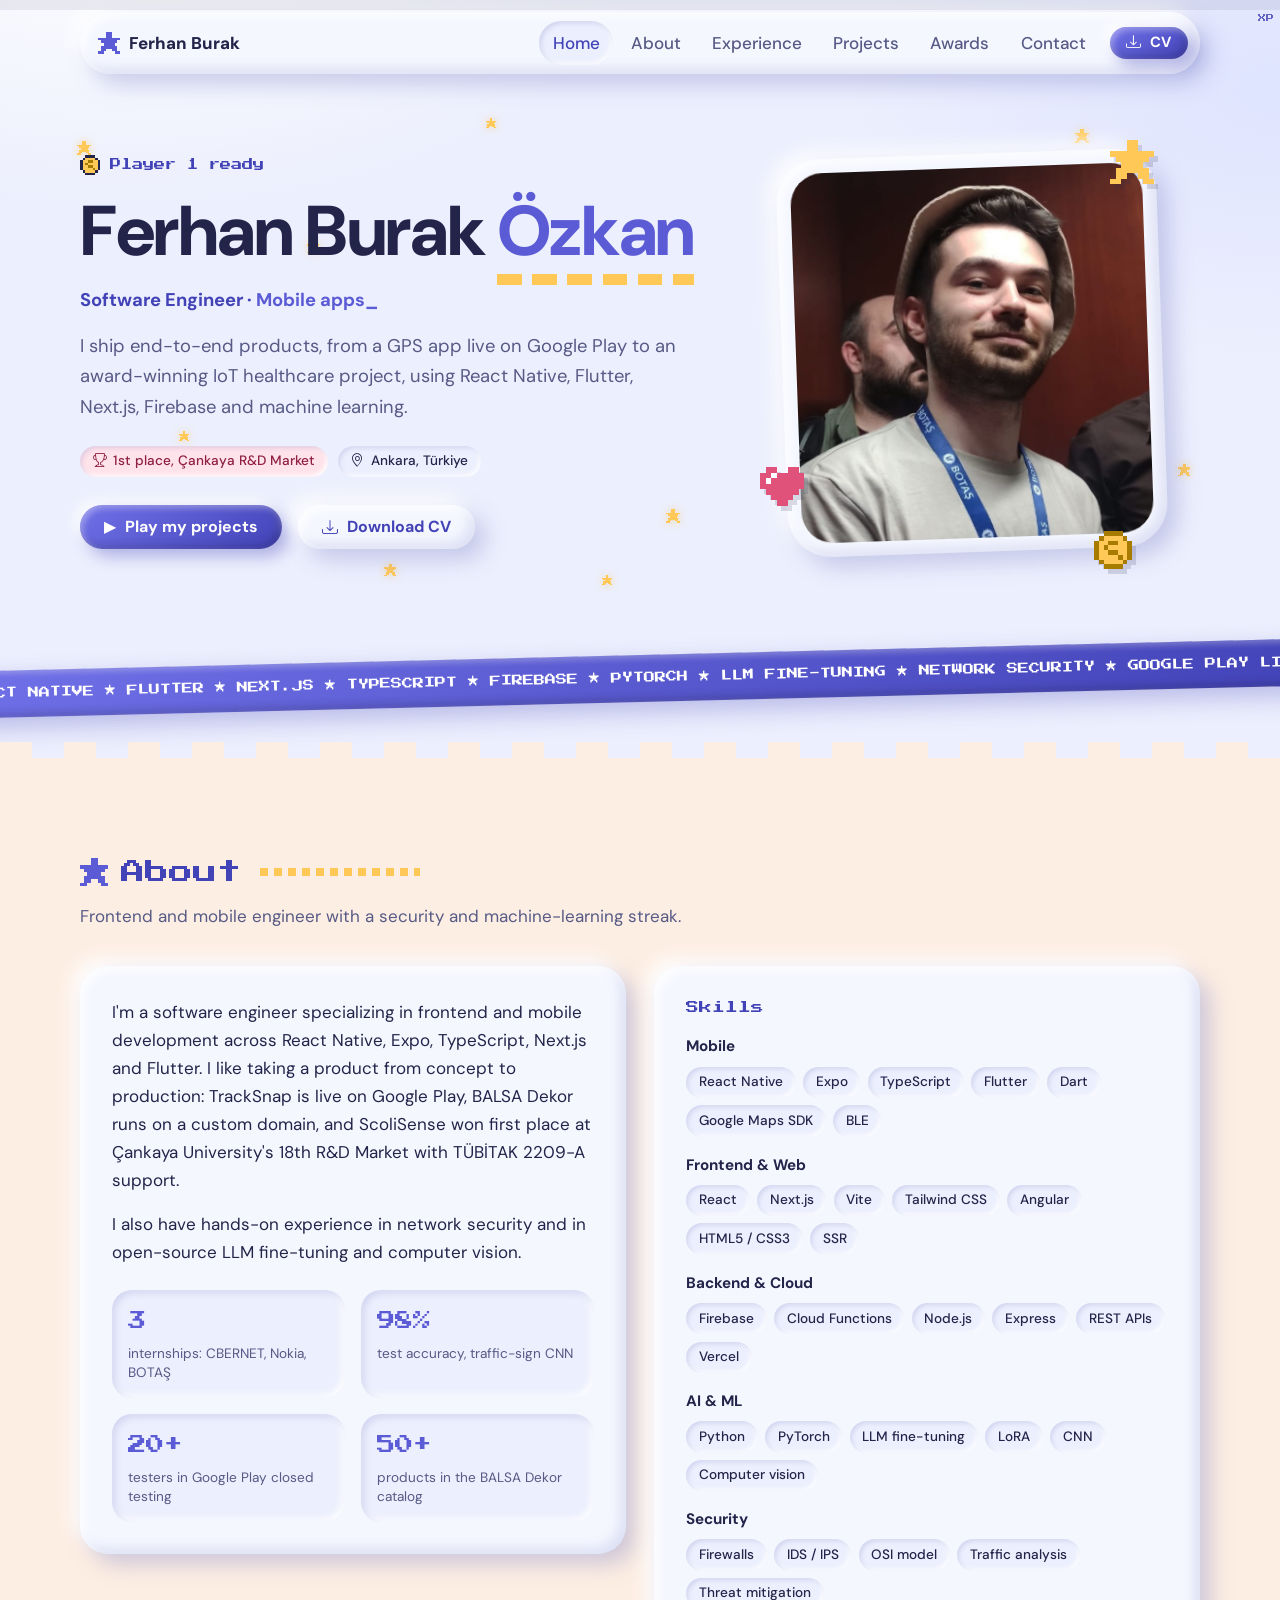
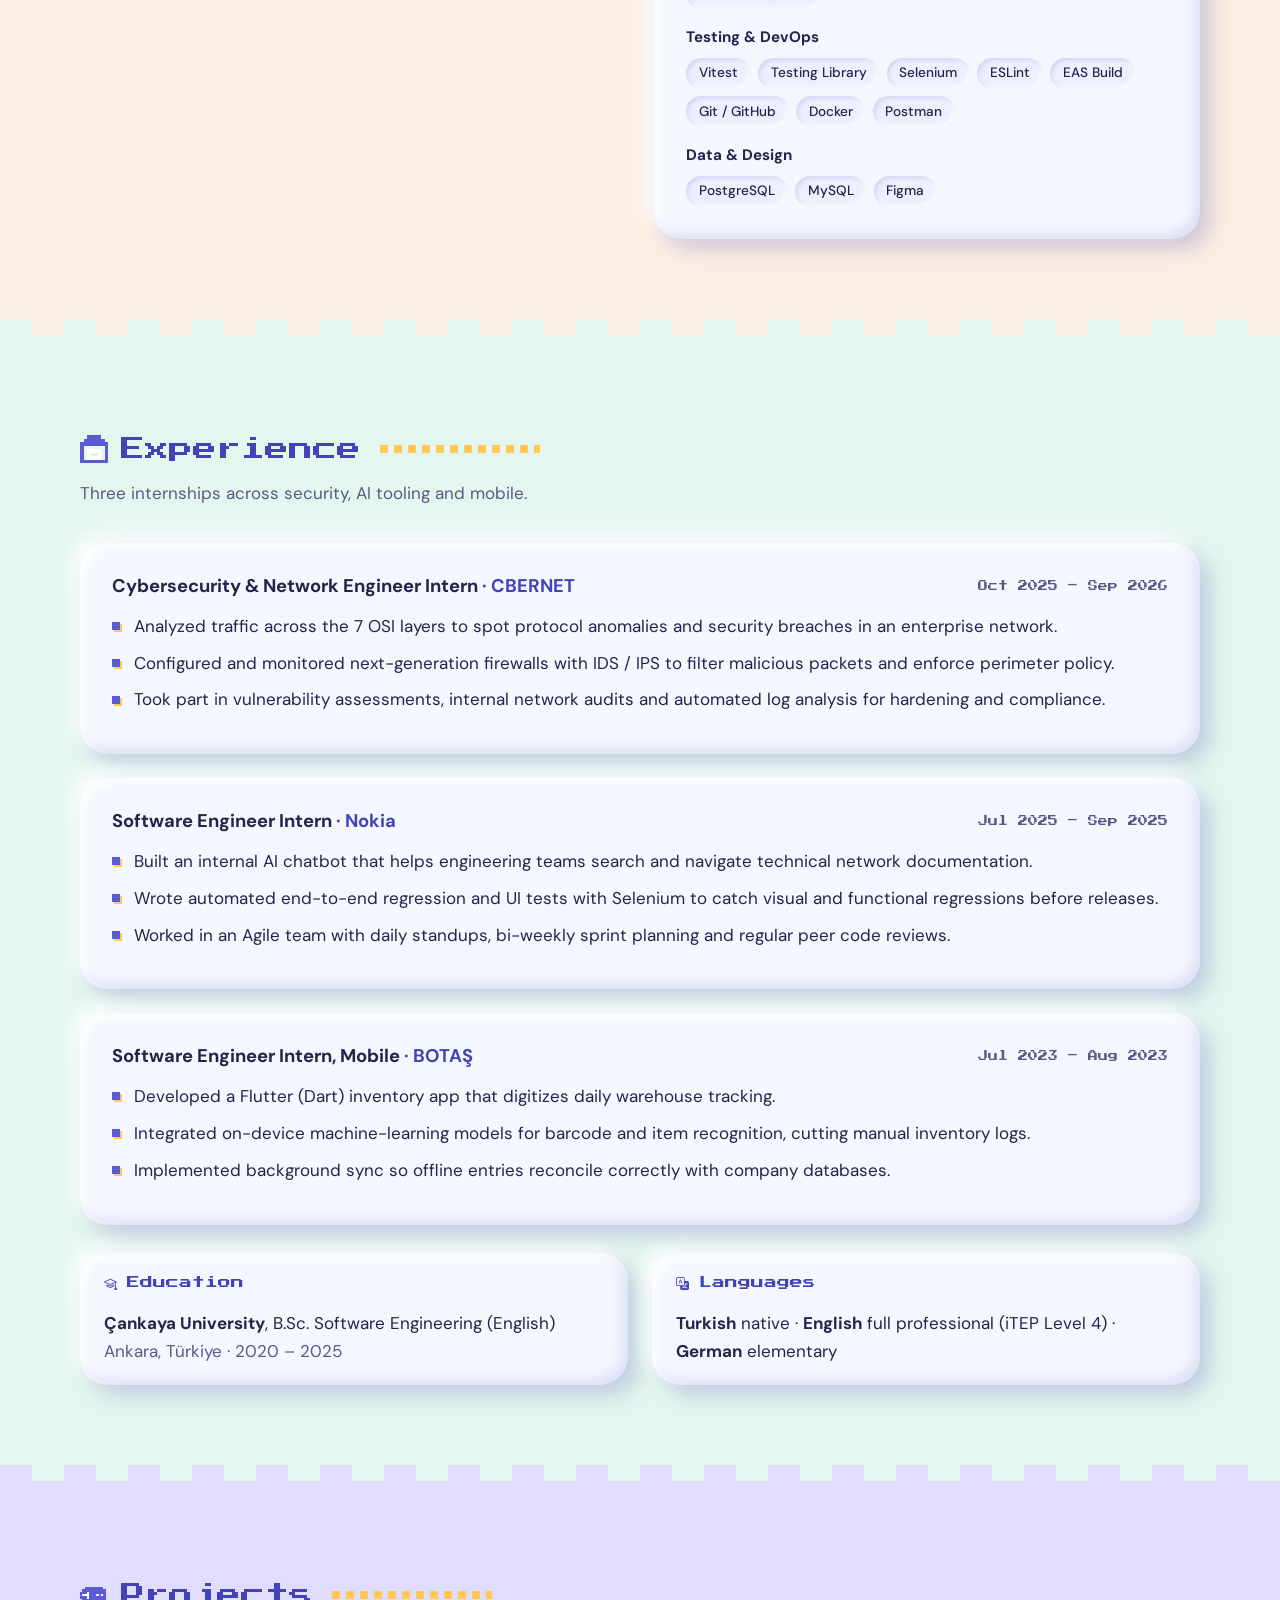
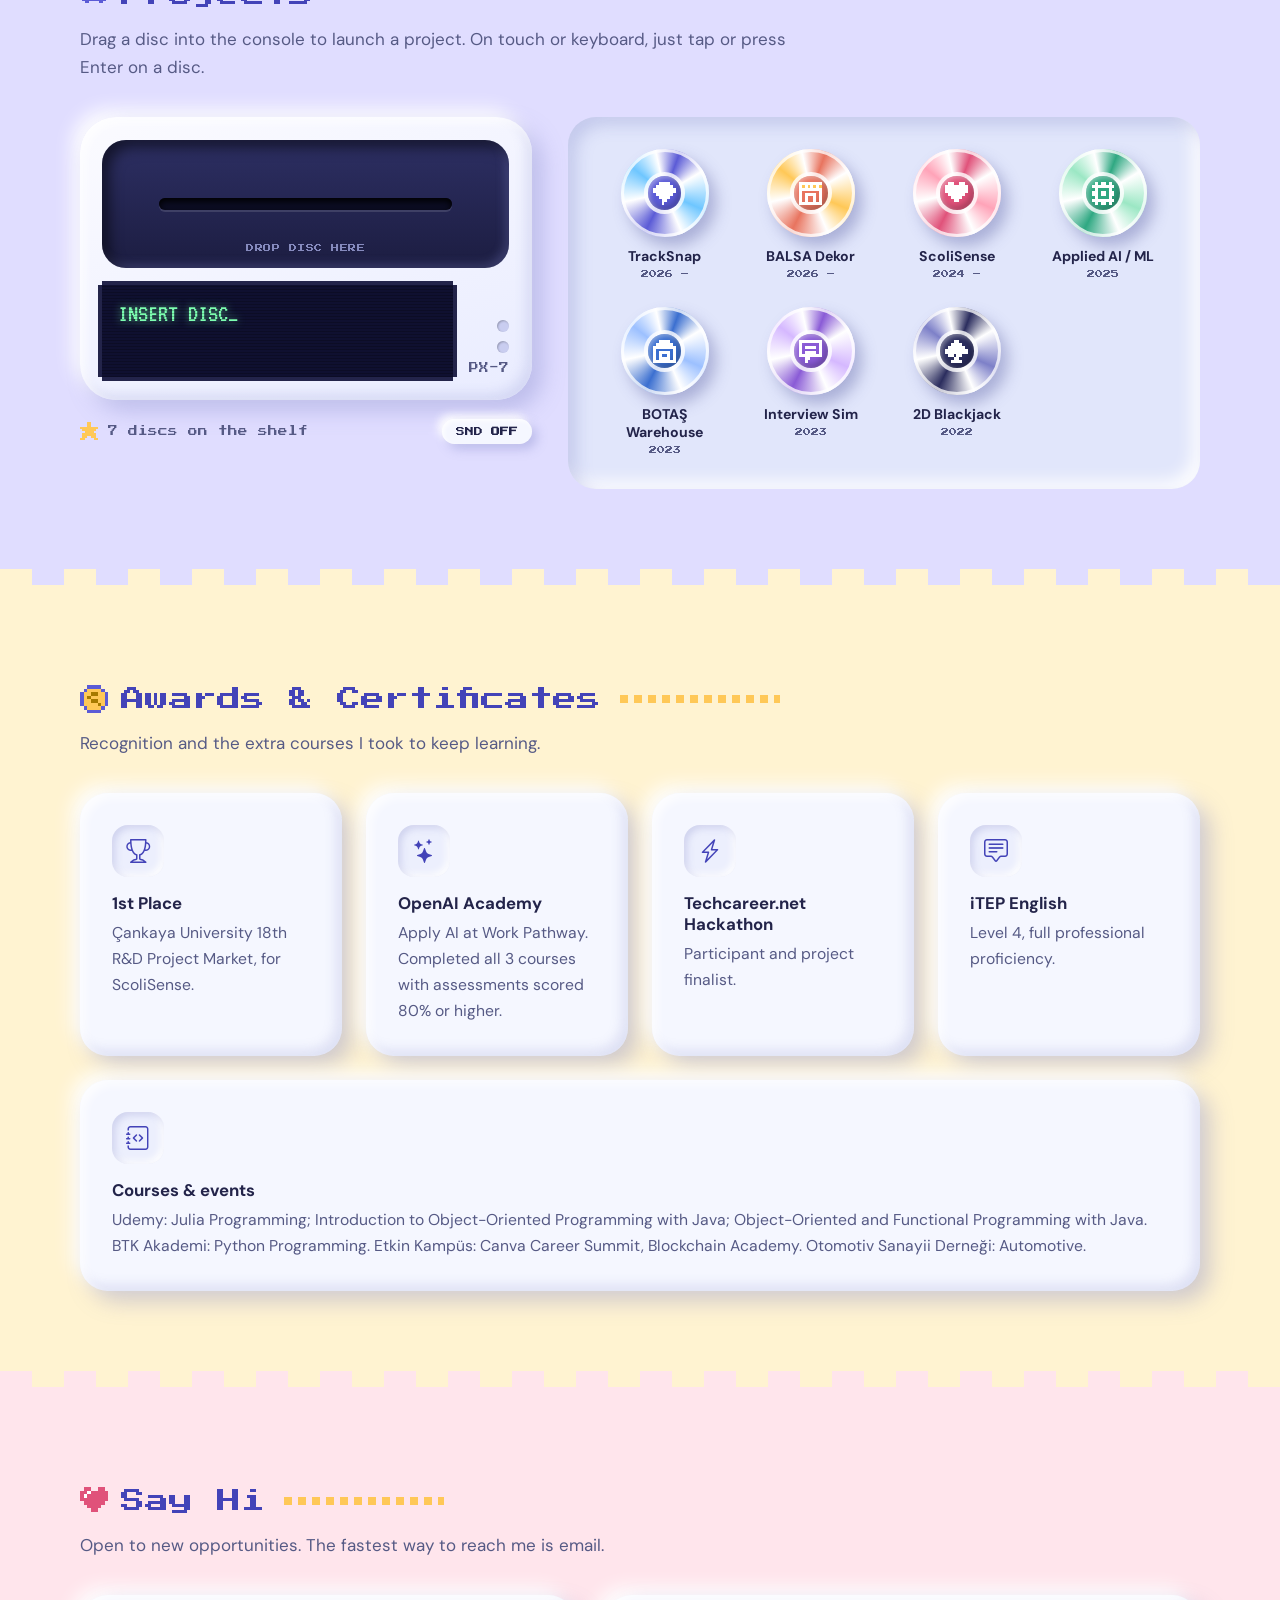
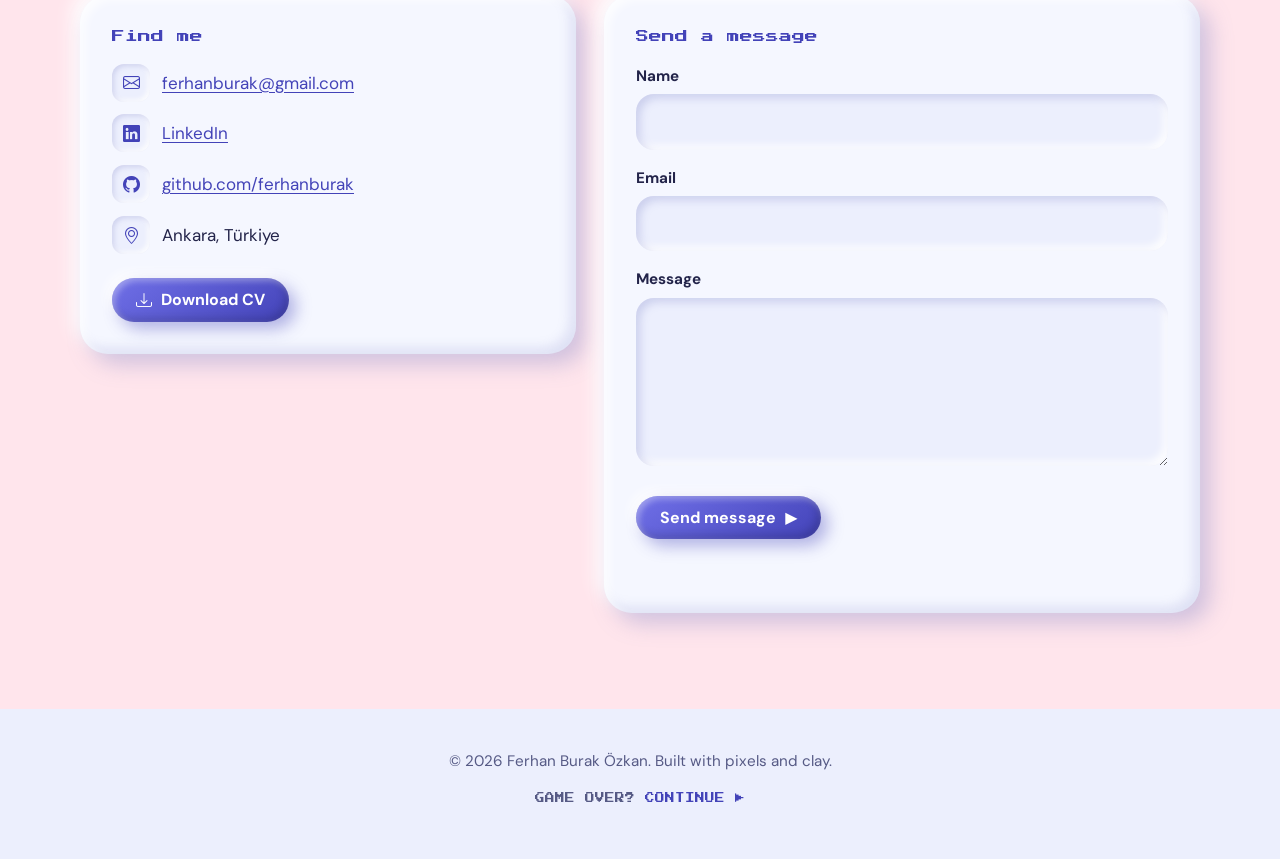
<file: versions/disc/index.html>
<!doctype html>
<html lang="en">
<head>
    <meta charset="utf-8">
    <meta name="robots" content="noindex">
    <meta name="viewport" content="width=device-width, initial-scale=1">

    <title>Ferhan Burak Özkan — Software Engineer</title>
    <meta name="description" content="Portfolio of Ferhan Burak Özkan, a software engineer building mobile, web and AI products: React Native, Flutter, Next.js, Firebase and machine learning.">
    <meta name="author" content="Ferhan Burak Özkan">
    <meta name="theme-color" content="#eceffd">
    <link rel="canonical" href="https://ferhanburak.github.io/ferhanburakblog/">

    <meta property="og:type" content="website">
    <meta property="og:title" content="Ferhan Burak Özkan — Software Engineer">
    <meta property="og:description" content="Mobile, web and AI projects. Slide a disc into the console to explore them.">
    <meta property="og:url" content="https://ferhanburak.github.io/ferhanburakblog/">
    <meta property="og:image" content="https://ferhanburak.github.io/ferhanburakblog/images/FOTO.jpg">
    <meta name="twitter:card" content="summary">

    <link rel="icon" href="data:image/svg+xml,%3Csvg xmlns='http://www.w3.org/2000/svg' viewBox='0 0 8 8' shape-rendering='crispEdges'%3E%3Cpath fill='%235b5bd6' d='M1 0h2v1h1v1H1zM5 0h2v1h1v3H7v1H6v1H5v1H3V6H2V5H1V4H0V1h1v1h1V1h3z'/%3E%3C/svg%3E">

    <link rel="preconnect" href="https://fonts.googleapis.com">
    <link rel="preconnect" href="https://fonts.gstatic.com" crossorigin>
    <link href="https://fonts.googleapis.com/css2?family=DM+Sans:wght@400;500;700;800&family=Press+Start+2P&family=VT323&display=swap" rel="stylesheet">
    <link href="css/bootstrap-icons.css" rel="stylesheet">
    <link href="css/retro.css" rel="stylesheet">
    <link href="css/fx.css" rel="stylesheet">

    <script>document.documentElement.classList.add("js");</script>

    <script type="application/ld+json">
    {
      "@context": "https://schema.org",
      "@type": "Person",
      "name": "Ferhan Burak Özkan",
      "jobTitle": "Software Engineer",
      "url": "https://ferhanburak.github.io/ferhanburakblog/",
      "alumniOf": "Çankaya University",
      "sameAs": [
        "https://github.com/ferhanburak",
        "https://www.linkedin.com/in/ferhan-burak-%C3%B6zkan-baa829227/"
      ]
    }
    </script>
</head>

<body>
    <a class="skip-link" href="#main">Skip to content</a>
    <div class="xp" aria-hidden="true"><span class="xp-fill"></span><span class="xp-label">XP</span></div>

    <header class="site-nav-wrap">
        <nav class="site-nav clay" aria-label="Main">
            <a href="#home" class="brand">
                <span class="brand-icon" data-px="star" style="--px2:#ffc857"></span>
                <span>Ferhan Burak</span>
            </a>

            <button class="nav-toggle" type="button" aria-expanded="false" aria-controls="navLinks" aria-label="Toggle navigation">
                <span></span><span></span><span></span>
            </button>

            <ul class="nav-links" id="navLinks">
                <li><a href="#home">Home</a></li>
                <li><a href="#about">About</a></li>
                <li><a href="#experience">Experience</a></li>
                <li><a href="#projects">Projects</a></li>
                <li><a href="#certificates">Awards</a></li>
                <li><a href="#contact">Contact</a></li>
                <li class="nav-cta"><a class="clay-btn clay-btn-sm" href="assets/cv.pdf" download="Ferhan_Burak_Ozkan_CV.pdf"><i class="bi bi-download" aria-hidden="true"></i> CV</a></li>
            </ul>
        </nav>
    </header>

    <main id="main">

        <!-- HERO -->
        <section class="hero" id="home">
            <div class="container hero-grid">
                <div class="hero-text reveal">
                    <p class="kicker"><span data-px="coin" style="--px2:#ffc857;--px3:#a77a00"></span> Player 1 ready</p>
                    <h1>Ferhan Burak <span class="hl">Özkan</span></h1>
                    <p class="hero-role" aria-label="Software Engineer: Mobile, Frontend, AI">Software Engineer <span aria-hidden="true">·</span> <span class="type" data-words="Mobile apps|Web frontends|AI &amp; ML|Network security" aria-hidden="true">Mobile · Frontend · AI</span><span class="cursor" aria-hidden="true">_</span></p>
                    <p class="hero-lead">I ship end-to-end products, from a GPS app live on Google Play to an award-winning IoT healthcare project, using React Native, Flutter, Next.js, Firebase and machine learning.</p>

                    <ul class="hero-badges">
                        <li class="chip chip-accent"><i class="bi bi-trophy" aria-hidden="true"></i> 1st place, Çankaya R&amp;D Market</li>
                        <li class="chip"><i class="bi bi-geo-alt" aria-hidden="true"></i> Ankara, Türkiye</li>
                    </ul>

                    <div class="hero-actions">
                        <a class="clay-btn" href="#projects"><span aria-hidden="true">▶</span> Play my projects</a>
                        <a class="clay-btn clay-btn-ghost" href="assets/cv.pdf" download="Ferhan_Burak_Ozkan_CV.pdf"><i class="bi bi-download" aria-hidden="true"></i> Download CV</a>
                    </div>
                </div>

                <div class="hero-visual reveal">
                    <div class="portrait clay">
                        <img src="images/FOTO.jpg" alt="Portrait of Ferhan Burak Özkan" width="725" height="796">
                    </div>
                    <span class="float float-1" data-px="star" style="--px2:#fff"></span>
                    <span class="float float-2" data-px="heart" style="--px2:#fff"></span>
                    <span class="float float-3" data-px="coin" style="--px2:#ffc857;--px3:#a77a00"></span>
                </div>
            </div>
        </section>

        <div class="ticker" aria-hidden="true">
            <div class="ticker-track">
                <span>REACT NATIVE ★ FLUTTER ★ NEXT.JS ★ TYPESCRIPT ★ FIREBASE ★ PYTORCH ★ LLM FINE-TUNING ★ NETWORK SECURITY ★ GOOGLE PLAY LIVE ★</span>
                <span>REACT NATIVE ★ FLUTTER ★ NEXT.JS ★ TYPESCRIPT ★ FIREBASE ★ PYTORCH ★ LLM FINE-TUNING ★ NETWORK SECURITY ★ GOOGLE PLAY LIVE ★</span>
            </div>
        </div>

        <!-- ABOUT -->
        <section class="section" id="about">
            <div class="container">
                <header class="section-head reveal">
                    <h2 class="section-title"><span data-px="star" style="--px2:#ffc857"></span> About</h2>
                    <p class="section-sub">Frontend and mobile engineer with a security and machine-learning streak.</p>
                </header>

                <div class="about-grid">
                    <div class="clay card reveal">
                        <p>I'm a software engineer specializing in frontend and mobile development across React Native, Expo, TypeScript, Next.js and Flutter. I like taking a product from concept to production: TrackSnap is live on Google Play, BALSA Dekor runs on a custom domain, and ScoliSense won first place at Çankaya University's 18th R&amp;D Market with TÜBİTAK 2209-A support.</p>
                        <p>I also have hands-on experience in network security and in open-source LLM fine-tuning and computer vision.</p>

                        <ul class="stat-row" aria-label="Highlights">
                            <li><strong data-count="3">3</strong><span>internships: CBERNET, Nokia, BOTAŞ</span></li>
                            <li><strong data-count="98" data-suffix="%">98%</strong><span>test accuracy, traffic-sign CNN</span></li>
                            <li><strong data-count="20" data-suffix="+">20+</strong><span>testers in Google Play closed testing</span></li>
                            <li><strong data-count="50" data-suffix="+">50+</strong><span>products in the BALSA Dekor catalog</span></li>
                        </ul>
                    </div>

                    <div class="clay card reveal">
                        <h3 class="card-title">Skills</h3>
                        <dl class="skills">
                            <dt>Mobile</dt>
                            <dd><ul class="chips"><li>React Native</li><li>Expo</li><li>TypeScript</li><li>Flutter</li><li>Dart</li><li>Google Maps SDK</li><li>BLE</li></ul></dd>

                            <dt>Frontend &amp; Web</dt>
                            <dd><ul class="chips"><li>React</li><li>Next.js</li><li>Vite</li><li>Tailwind CSS</li><li>Angular</li><li>HTML5 / CSS3</li><li>SSR</li></ul></dd>

                            <dt>Backend &amp; Cloud</dt>
                            <dd><ul class="chips"><li>Firebase</li><li>Cloud Functions</li><li>Node.js</li><li>Express</li><li>REST APIs</li><li>Vercel</li></ul></dd>

                            <dt>AI &amp; ML</dt>
                            <dd><ul class="chips"><li>Python</li><li>PyTorch</li><li>LLM fine-tuning</li><li>LoRA</li><li>CNN</li><li>Computer vision</li></ul></dd>

                            <dt>Security</dt>
                            <dd><ul class="chips"><li>Firewalls</li><li>IDS / IPS</li><li>OSI model</li><li>Traffic analysis</li><li>Threat mitigation</li></ul></dd>

                            <dt>Testing &amp; DevOps</dt>
                            <dd><ul class="chips"><li>Vitest</li><li>Testing Library</li><li>Selenium</li><li>ESLint</li><li>EAS Build</li><li>Git / GitHub</li><li>Docker</li><li>Postman</li></ul></dd>

                            <dt>Data &amp; Design</dt>
                            <dd><ul class="chips"><li>PostgreSQL</li><li>MySQL</li><li>Figma</li></ul></dd>
                        </dl>
                    </div>
                </div>
            </div>
        </section>

        <!-- EXPERIENCE -->
        <section class="section" id="experience">
            <div class="container">
                <header class="section-head reveal">
                    <h2 class="section-title"><span data-px="box" style="--px3:#fff"></span> Experience</h2>
                    <p class="section-sub">Three internships across security, AI tooling and mobile.</p>
                </header>

                <ol class="timeline">
                    <li class="clay card reveal">
                        <div class="tl-head">
                            <h3>Cybersecurity &amp; Network Engineer Intern <span class="at">· CBERNET</span></h3>
                            <p class="tl-date">Oct 2025 – Sep 2026</p>
                        </div>
                        <ul class="points">
                            <li>Analyzed traffic across the 7 OSI layers to spot protocol anomalies and security breaches in an enterprise network.</li>
                            <li>Configured and monitored next-generation firewalls with IDS / IPS to filter malicious packets and enforce perimeter policy.</li>
                            <li>Took part in vulnerability assessments, internal network audits and automated log analysis for hardening and compliance.</li>
                        </ul>
                    </li>

                    <li class="clay card reveal">
                        <div class="tl-head">
                            <h3>Software Engineer Intern <span class="at">· Nokia</span></h3>
                            <p class="tl-date">Jul 2025 – Sep 2025</p>
                        </div>
                        <ul class="points">
                            <li>Built an internal AI chatbot that helps engineering teams search and navigate technical network documentation.</li>
                            <li>Wrote automated end-to-end regression and UI tests with Selenium to catch visual and functional regressions before releases.</li>
                            <li>Worked in an Agile team with daily standups, bi-weekly sprint planning and regular peer code reviews.</li>
                        </ul>
                    </li>

                    <li class="clay card reveal">
                        <div class="tl-head">
                            <h3>Software Engineer Intern, Mobile <span class="at">· BOTAŞ</span></h3>
                            <p class="tl-date">Jul 2023 – Aug 2023</p>
                        </div>
                        <ul class="points">
                            <li>Developed a Flutter (Dart) inventory app that digitizes daily warehouse tracking.</li>
                            <li>Integrated on-device machine-learning models for barcode and item recognition, cutting manual inventory logs.</li>
                            <li>Implemented background sync so offline entries reconcile correctly with company databases.</li>
                        </ul>
                    </li>
                </ol>

                <div class="edu-row reveal">
                    <div class="clay card card-sm">
                        <h3 class="card-title"><i class="bi bi-mortarboard" aria-hidden="true"></i> Education</h3>
                        <p><strong>Çankaya University</strong>, B.Sc. Software Engineering (English)<br><span class="muted">Ankara, Türkiye · 2020 – 2025</span></p>
                    </div>
                    <div class="clay card card-sm">
                        <h3 class="card-title"><i class="bi bi-translate" aria-hidden="true"></i> Languages</h3>
                        <p><strong>Turkish</strong> native · <strong>English</strong> full professional (iTEP Level 4) · <strong>German</strong> elementary</p>
                    </div>
                </div>
            </div>
        </section>

        <!-- PROJECTS: the console -->
        <section class="section section-arcade" id="projects">
            <div class="container">
                <header class="section-head reveal">
                    <h2 class="section-title"><span data-px="gamepad" style="--px3:#fff"></span> Projects</h2>
                    <p class="section-sub">Drag a disc into the console to launch a project. On touch or keyboard, just tap or press Enter on a disc.</p>
                </header>

                <div class="arcade">
                    <div class="console-wrap reveal">
                        <div class="console clay" id="console" data-state="idle">
                            <div class="console-top">
                                <div class="tray" id="tray">
                                    <span class="tray-slot" aria-hidden="true"></span>
                                    <span class="tray-hint" aria-hidden="true">DROP DISC HERE</span>
                                </div>
                            </div>
                            <div class="console-face">
                                <div class="screen" role="status" aria-live="polite">
                                    <span class="screen-text" id="screenText">INSERT DISC</span><span class="cursor" aria-hidden="true">_</span>
                                    <span class="screen-bar" id="screenBar" aria-hidden="true"><i></i></span>
                                </div>
                                <div class="console-meta" aria-hidden="true">
                                    <span class="led" id="ledPower"></span>
                                    <span class="led led-disc"></span>
                                    <span class="console-brand">PX-7</span>
                                </div>
                            </div>
                        </div>
                        <div class="arcade-bar">
                            <p class="arcade-hint" aria-hidden="true"><span data-px="star" style="--px2:#fff;color:#ffc857"></span> 7 discs on the shelf</p>
                            <button class="snd" id="sndBtn" type="button" aria-pressed="false" aria-label="Sound effects: off"><span aria-hidden="true">SND</span> <b aria-hidden="true">OFF</b></button>
                        </div>
                    </div>

                    <div class="shelf clay-inset reveal" role="group" aria-label="Project discs">
                        <button type="button" class="disc" data-hint="1" data-project="trackSnap" style="--d1:#5b5bd6;--d2:#6ec6ff" aria-label="TrackSnap. Drag into the console or press Enter to open">
                            <span class="disc-art"><span class="disc-label" data-px="pin" style="--px2:#fff"></span></span>
                            <span class="disc-name">TrackSnap</span><span class="disc-year">2026 –</span>
                        </button>
                        <button type="button" class="disc" data-project="balsa" style="--d1:#e8745f;--d2:#ffc857" aria-label="BALSA Dekor. Drag into the console or press Enter to open">
                            <span class="disc-art"><span class="disc-label" data-px="store" style="--px2:#fff;--px3:#ffc857"></span></span>
                            <span class="disc-name">BALSA Dekor</span><span class="disc-year">2026 –</span>
                        </button>
                        <button type="button" class="disc" data-project="scolisense" style="--d1:#e0527a;--d2:#ffa3b8" aria-label="ScoliSense. Drag into the console or press Enter to open">
                            <span class="disc-art"><span class="disc-label" data-px="heart" style="--px2:#fff"></span></span>
                            <span class="disc-name">ScoliSense</span><span class="disc-year">2024 –</span>
                        </button>
                        <button type="button" class="disc" data-project="ai" style="--d1:#2fa882;--d2:#9be7c4" aria-label="Applied AI and ML. Drag into the console or press Enter to open">
                            <span class="disc-art"><span class="disc-label" data-px="chip" style="--px2:#fff"></span></span>
                            <span class="disc-name">Applied AI / ML</span><span class="disc-year">2025</span>
                        </button>
                        <button type="button" class="disc" data-project="botas" style="--d1:#3b6fd0;--d2:#9cc0ff" aria-label="BOTAŞ Warehouse System. Drag into the console or press Enter to open">
                            <span class="disc-art"><span class="disc-label" data-px="box" style="--px3:#fff"></span></span>
                            <span class="disc-name">BOTAŞ Warehouse</span><span class="disc-year">2023</span>
                        </button>
                        <button type="button" class="disc" data-project="interview" style="--d1:#8a5bd6;--d2:#d5b8ff" aria-label="Interview Simulation. Drag into the console or press Enter to open">
                            <span class="disc-art"><span class="disc-label" data-px="bubble" style="--px2:#fff"></span></span>
                            <span class="disc-name">Interview Sim</span><span class="disc-year">2023</span>
                        </button>
                        <button type="button" class="disc" data-project="blackjack" style="--d1:#2b2d5e;--d2:#7d80c8" aria-label="2D Blackjack. Drag into the console or press Enter to open">
                            <span class="disc-art"><span class="disc-label" data-px="spade"></span></span>
                            <span class="disc-name">2D Blackjack</span><span class="disc-year">2022</span>
                        </button>
                    </div>
                </div>
            </div>

            <!-- Project details (cloned into the dialog) -->
            <div hidden id="projectData">

                <article data-project="trackSnap" data-title="TrackSnap">
                    <header class="dlg-head">
                        <span class="dlg-icon" data-px="pin" style="--px2:#fff"></span>
                        <div>
                            <p class="eyebrow">Creator &amp; Lead Mobile Developer · 2026 – Present</p>
                            <h3>TrackSnap: GPS Driving &amp; Route Logging App</h3>
                        </div>
                    </header>
                    <ul class="badges"><li class="chip chip-mint">Live on Google Play</li><li class="chip">Production track approved</li><li class="chip">iOS App Store review in progress</li></ul>
                    <ul class="points">
                        <li>Architected a mobile app with React Native, Expo Router and TypeScript (React 19), paired with a React, Vite and Tailwind admin portal.</li>
                        <li>Delivered GPS tracking and live map views with Google Maps SDK, Expo Location and Task Manager.</li>
                        <li>Built the backend on Firebase (Auth, Firestore, Realtime DB, Cloud Functions), secured with App Check (Play Integrity) and covered by Vitest, React Testing Library and the Firebase Emulator Suite.</li>
                        <li>Ran the full Google Play release: closed testing with 20+ active testers, automated EAS production AAB builds and store compliance.</li>
                    </ul>
                    <ul class="chips"><li>React Native</li><li>Expo Router</li><li>TypeScript</li><li>Firebase</li><li>Google Maps SDK</li><li>Vite</li><li>Vitest</li><li>EAS Build</li></ul>
                    <!-- TODO: add the Google Play listing URL as a link here -->
                </article>

                <article data-project="balsa" data-title="BALSA Dekor">
                    <header class="dlg-head">
                        <span class="dlg-icon" data-px="store" style="--px2:#fff;--px3:#ffc857"></span>
                        <div>
                            <p class="eyebrow">Full Stack Frontend Developer · Jan 2026 – Present</p>
                            <h3>BALSA Dekor: Furniture Catalog &amp; Admin Web App</h3>
                        </div>
                    </header>
                    <ul class="badges"><li class="chip chip-mint">Live website</li></ul>
                    <ul class="points">
                        <li>Engineered and deployed a production catalog showcase for 50+ custom furniture products with Next.js, React, Tailwind CSS and Framer Motion for sub-second page transitions.</li>
                        <li>Built a secure admin panel on Firebase Auth, Firestore and Storage to manage inventory, update listings, track sales and handle process inquiries.</li>
                        <li>Wrote granular Firestore security rules, connected form pipelines via FormSubmit, and managed custom-domain DNS and CI/CD on Vercel.</li>
                    </ul>
                    <ul class="chips"><li>Next.js</li><li>React</li><li>Tailwind CSS</li><li>Firebase</li><li>Framer Motion</li><li>Vercel</li></ul>
                    <p class="links"><a class="clay-btn clay-btn-sm" href="https://balsadekor.com" target="_blank" rel="noopener"><i class="bi bi-box-arrow-up-right" aria-hidden="true"></i> Visit balsadekor.com</a></p>
                </article>

                <article data-project="scolisense" data-title="ScoliSense">
                    <header class="dlg-head">
                        <span class="dlg-icon" data-px="heart" style="--px2:#fff"></span>
                        <div>
                            <p class="eyebrow">Lead Mobile &amp; Frontend Developer · Sep 2024 – Present</p>
                            <h3>ScoliSense: Real-Time IoT Healthcare App</h3>
                        </div>
                    </header>
                    <ul class="badges"><li class="chip chip-accent">1st place, Çankaya Univ. 18th R&amp;D Market</li><li class="chip">TÜBİTAK 2209-A funded</li><li class="chip">Patent pending</li></ul>
                    <ul class="points">
                        <li>Built a cross-platform Flutter (Dart) app that streams live pressure data from an Arduino-based smart scoliosis brace over Bluetooth Low Energy.</li>
                        <li>Developed an Angular clinician portal synced through Firebase Realtime Database and Auth to track brace wear time, compliance graphs and sensor history.</li>
                        <li>Worked directly with medical specialists on clinical validation and co-authored the project's patent application, which passed preliminary examination.</li>
                    </ul>
                    <ul class="chips"><li>Flutter</li><li>Dart</li><li>Angular</li><li>Firebase</li><li>Arduino</li><li>BLE</li><li>Vercel</li></ul>
                    <!-- TODO: add the demo video (YouTube) link here -->
                </article>

                <article data-project="ai" data-title="Applied AI / ML">
                    <header class="dlg-head">
                        <span class="dlg-icon" data-px="chip" style="--px2:#fff"></span>
                        <div>
                            <p class="eyebrow">AI &amp; Deep Learning Developer · Mar 2025 – Jun 2025</p>
                            <h3>Applied AI &amp; Machine Learning Engineering</h3>
                        </div>
                    </header>
                    <ul class="badges"><li class="chip chip-mint">98% test accuracy</li><li class="chip">42 traffic-sign classes</li></ul>
                    <ul class="points">
                        <li><strong>Turkish LLM fine-tuning:</strong> fine-tuned open-source LLMs on curated instruction datasets with Unsloth, applying LoRA and 4-bit quantization on Google Colab Pro for better Turkish reasoning and generation.</li>
                        <li><strong>Traffic-sign CNN:</strong> engineered a convolutional neural network in PyTorch to classify 42 categories from the GTSRB dataset, reaching 98% test accuracy.</li>
                    </ul>
                    <ul class="chips"><li>Python</li><li>PyTorch</li><li>Unsloth</li><li>LoRA</li><li>CNN</li><li>Google Colab Pro</li></ul>
                    <!-- TODO: link the two code repositories (Turkish LLM Fine-Tuning, Traffic Sign CNN) -->
                    <p class="links"><a class="clay-btn clay-btn-sm" href="https://github.com/ferhanburak" target="_blank" rel="noopener"><i class="bi bi-github" aria-hidden="true"></i> Code on GitHub</a></p>
                </article>

                <article data-project="botas" data-title="BOTAŞ Warehouse System">
                    <header class="dlg-head">
                        <span class="dlg-icon" data-px="box" style="--px3:#fff"></span>
                        <div>
                            <p class="eyebrow">Mobile Development Internship · Jul 2023</p>
                            <h3>BOTAŞ Warehouse System</h3>
                        </div>
                    </header>
                    <img class="dlg-shot" src="images/projects/botasai.jpg" alt="Screenshot of the BOTAŞ warehouse system" loading="lazy">
                    <ul class="points">
                        <li>A Flutter (Dart) warehouse app that digitizes daily inventory tracking.</li>
                        <li>On-device machine-learning models recognize barcodes and items, cutting manual logs.</li>
                        <li>Background synchronization makes sure offline entries update correctly against company databases.</li>
                    </ul>
                    <ul class="chips"><li>Flutter</li><li>Dart</li><li>On-device ML</li></ul>
                    <p class="links"><a class="clay-btn clay-btn-sm" href="https://github.com/ferhanburak" target="_blank" rel="noopener"><i class="bi bi-github" aria-hidden="true"></i> See GitHub for more</a></p>
                </article>

                <article data-project="interview" data-title="Interview Simulation">
                    <header class="dlg-head">
                        <span class="dlg-icon" data-px="bubble" style="--px2:#fff"></span>
                        <div>
                            <p class="eyebrow">Game project · Dec 2023</p>
                            <h3>Interview Simulation</h3>
                        </div>
                    </header>
                    <img class="dlg-shot" src="images/projects/interviewsim.jpg" alt="Screenshot of the Interview Simulation card game" loading="lazy">
                    <ul class="points">
                        <li>Job interviews turned into a card game: answer the question cards with your answer cards.</li>
                        <li>Each answer comes back as a skill point and reveals which department suits your personality.</li>
                    </ul>
                    <p class="links"><a class="clay-btn clay-btn-sm" href="https://github.com/ferhanburak" target="_blank" rel="noopener"><i class="bi bi-github" aria-hidden="true"></i> See GitHub for more</a></p>
                </article>

                <article data-project="blackjack" data-title="2D Blackjack">
                    <header class="dlg-head">
                        <span class="dlg-icon" data-px="spade"></span>
                        <div>
                            <p class="eyebrow">Game project · Mar 2022</p>
                            <h3>2D Blackjack</h3>
                        </div>
                    </header>
                    <img class="dlg-shot" src="images/projects/bj.avif" alt="Screenshot of the 2D Blackjack game" loading="lazy">
                    <ul class="points">
                        <li>The rules are clear: place your bet and play to win. Good luck!</li>
                    </ul>
                    <p class="links"><a class="clay-btn clay-btn-sm" href="https://github.com/ferhanburak" target="_blank" rel="noopener"><i class="bi bi-github" aria-hidden="true"></i> See GitHub for more</a></p>
                </article>
            </div>
        </section>

        <!-- CERTIFICATES / HONORS -->
        <section class="section" id="certificates">
            <div class="container">
                <header class="section-head reveal">
                    <h2 class="section-title"><span data-px="coin" style="--px2:#ffc857;--px3:#a77a00"></span> Awards &amp; Certificates</h2>
                    <p class="section-sub">Recognition and the extra courses I took to keep learning.</p>
                </header>

                <ul class="award-grid">
                    <li class="clay card reveal">
                        <i class="bi bi-trophy award-icon" aria-hidden="true"></i>
                        <h3>1st Place</h3>
                        <p>Çankaya University 18th R&amp;D Project Market, for ScoliSense.</p>
                    </li>
                    <li class="clay card reveal">
                        <i class="bi bi-stars award-icon" aria-hidden="true"></i>
                        <h3>OpenAI Academy</h3>
                        <p>Apply AI at Work Pathway. Completed all 3 courses with assessments scored 80% or higher.</p>
                    </li>
                    <li class="clay card reveal">
                        <i class="bi bi-lightning-charge award-icon" aria-hidden="true"></i>
                        <h3>Techcareer.net Hackathon</h3>
                        <p>Participant and project finalist.</p>
                    </li>
                    <li class="clay card reveal">
                        <i class="bi bi-chat-square-text award-icon" aria-hidden="true"></i>
                        <h3>iTEP English</h3>
                        <p>Level 4, full professional proficiency.</p>
                    </li>
                    <li class="clay card reveal award-wide">
                        <i class="bi bi-journal-code award-icon" aria-hidden="true"></i>
                        <h3>Courses &amp; events</h3>
                        <p>Udemy: Julia Programming; Introduction to Object-Oriented Programming with Java; Object-Oriented and Functional Programming with Java. BTK Akademi: Python Programming. Etkin Kampüs: Canva Career Summit, Blockchain Academy. Otomotiv Sanayii Derneği: Automotive.</p>
                    </li>
                </ul>
            </div>
        </section>

        <!-- CONTACT -->
        <section class="section" id="contact">
            <div class="container">
                <header class="section-head reveal">
                    <h2 class="section-title"><span data-px="heart" style="--px2:#fff;color:#e0527a"></span> Say Hi</h2>
                    <p class="section-sub">Open to new opportunities. The fastest way to reach me is email.</p>
                </header>

                <div class="contact-grid">
                    <div class="clay card reveal">
                        <h3 class="card-title">Find me</h3>
                        <ul class="contact-list">
                            <li><i class="bi bi-envelope" aria-hidden="true"></i> <a href="mailto:ferhanburak@gmail.com">ferhanburak@gmail.com</a></li>
                            <li><i class="bi bi-linkedin" aria-hidden="true"></i> <a href="https://www.linkedin.com/in/ferhan-burak-%C3%B6zkan-baa829227/" target="_blank" rel="noopener">LinkedIn</a></li>
                            <li><i class="bi bi-github" aria-hidden="true"></i> <a href="https://github.com/ferhanburak" target="_blank" rel="noopener">github.com/ferhanburak</a></li>
                            <li><i class="bi bi-geo-alt" aria-hidden="true"></i> Ankara, Türkiye</li>
                        </ul>
                        <a class="clay-btn" href="assets/cv.pdf" download="Ferhan_Burak_Ozkan_CV.pdf"><i class="bi bi-download" aria-hidden="true"></i> Download CV</a>
                    </div>

                    <form class="clay card contact-form reveal" id="contactForm" action="https://formspree.io/f/mleqqlyy" method="POST">
                        <h3 class="card-title">Send a message</h3>
                        <label for="name">Name</label>
                        <input type="text" id="name" name="name" autocomplete="name" required>

                        <label for="email">Email</label>
                        <input type="email" id="email" name="email" autocomplete="email" required>

                        <label for="message">Message</label>
                        <textarea id="message" name="message" rows="5" required></textarea>

                        <input type="text" name="_gotcha" tabindex="-1" autocomplete="off" class="hp" aria-hidden="true">

                        <button type="submit" class="clay-btn">Send message <span aria-hidden="true">▶</span></button>
                        <p class="form-status" id="formStatus" role="status" aria-live="polite"></p>
                    </form>
                </div>
            </div>
        </section>
    </main>

    <footer class="site-footer">
        <div class="container">
            <p>© <span id="year">2026</span> Ferhan Burak Özkan. Built with pixels and clay.</p>
            <a class="continue" href="#home">GAME OVER? <b>CONTINUE ▶</b></a>
        </div>
    </footer>

    <!-- Project dialog -->
    <dialog id="projectDialog" class="project-dialog" aria-labelledby="dlgTitle">
        <div class="dlg-inner clay">
            <button class="dlg-close" type="button" aria-label="Close project and eject disc" data-close>&times;</button>
            <div id="dlgBody"></div>
        </div>
    </dialog>

    <script src="js/pixel.js" defer></script>
    <script src="js/fx.js" defer></script>
    <script src="js/main.js" defer></script>
    <script src="js/console.js" defer></script>
</body>
</html>
</file>
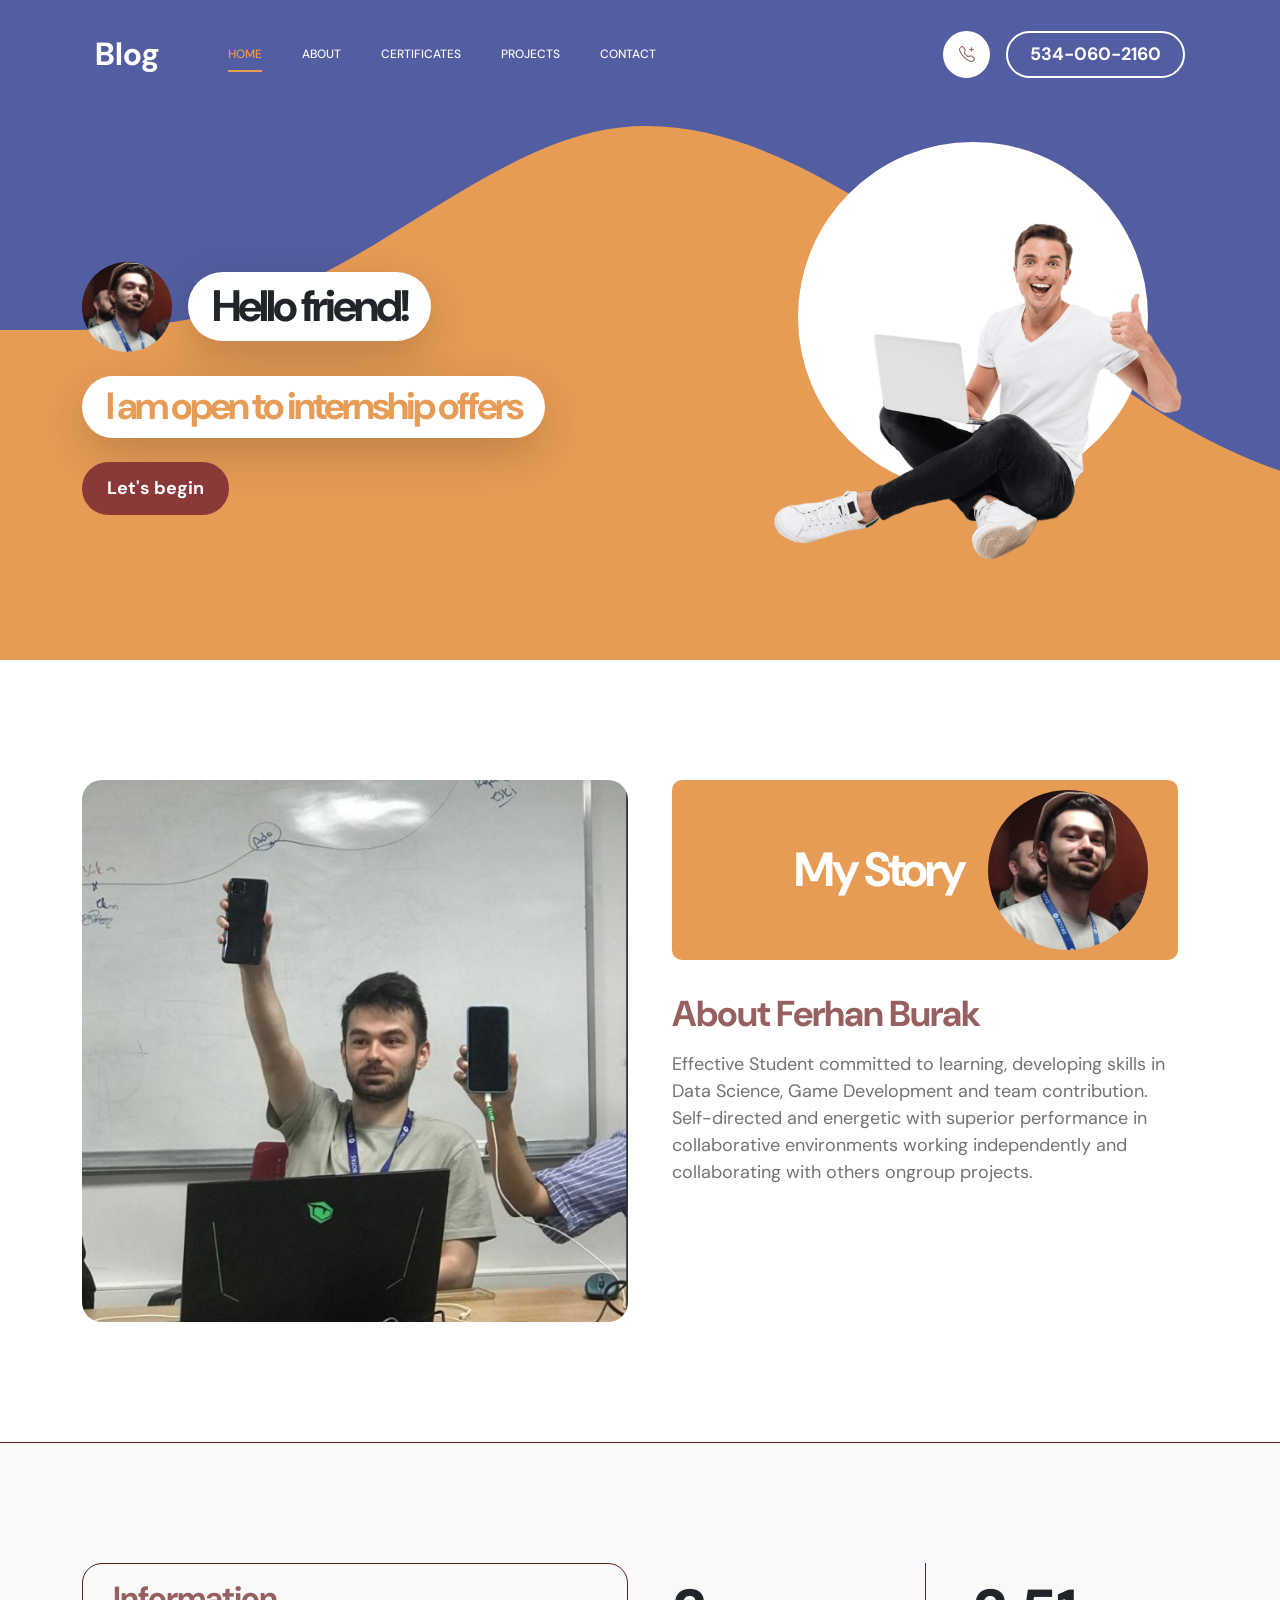
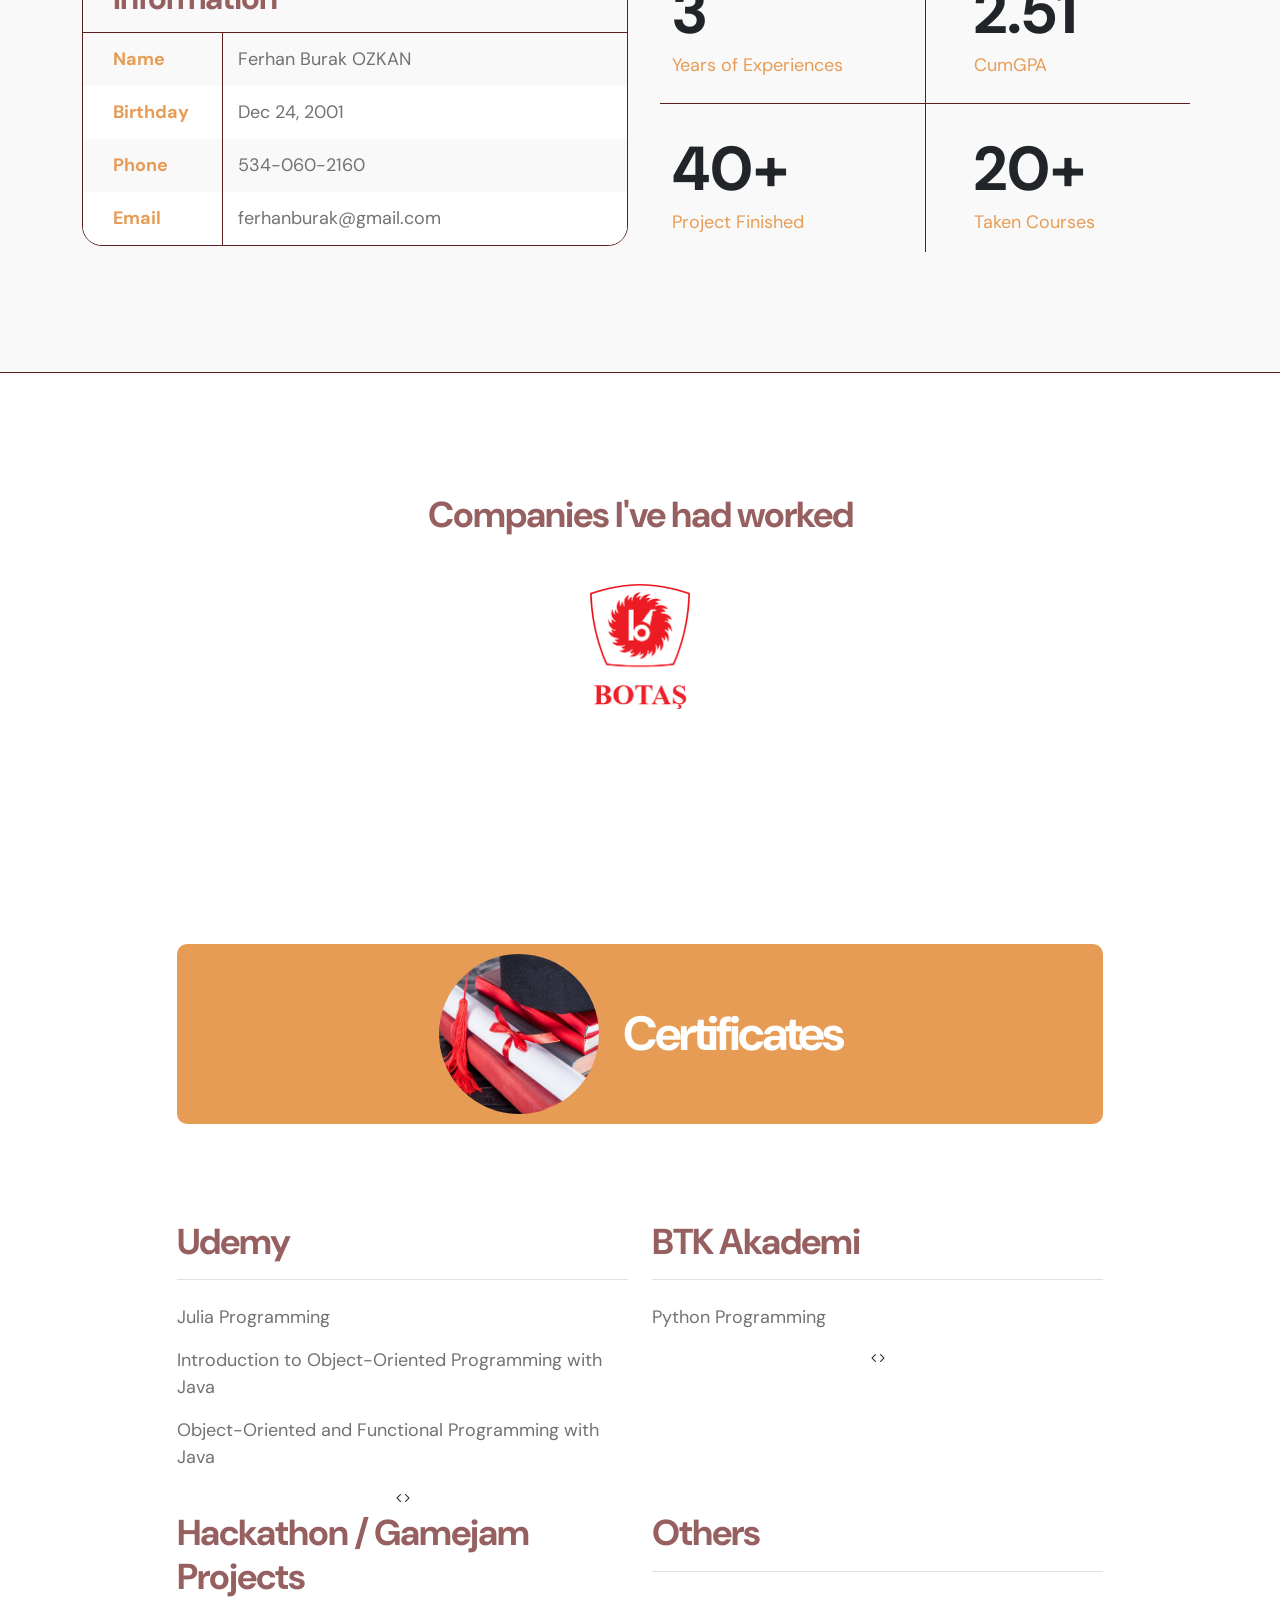
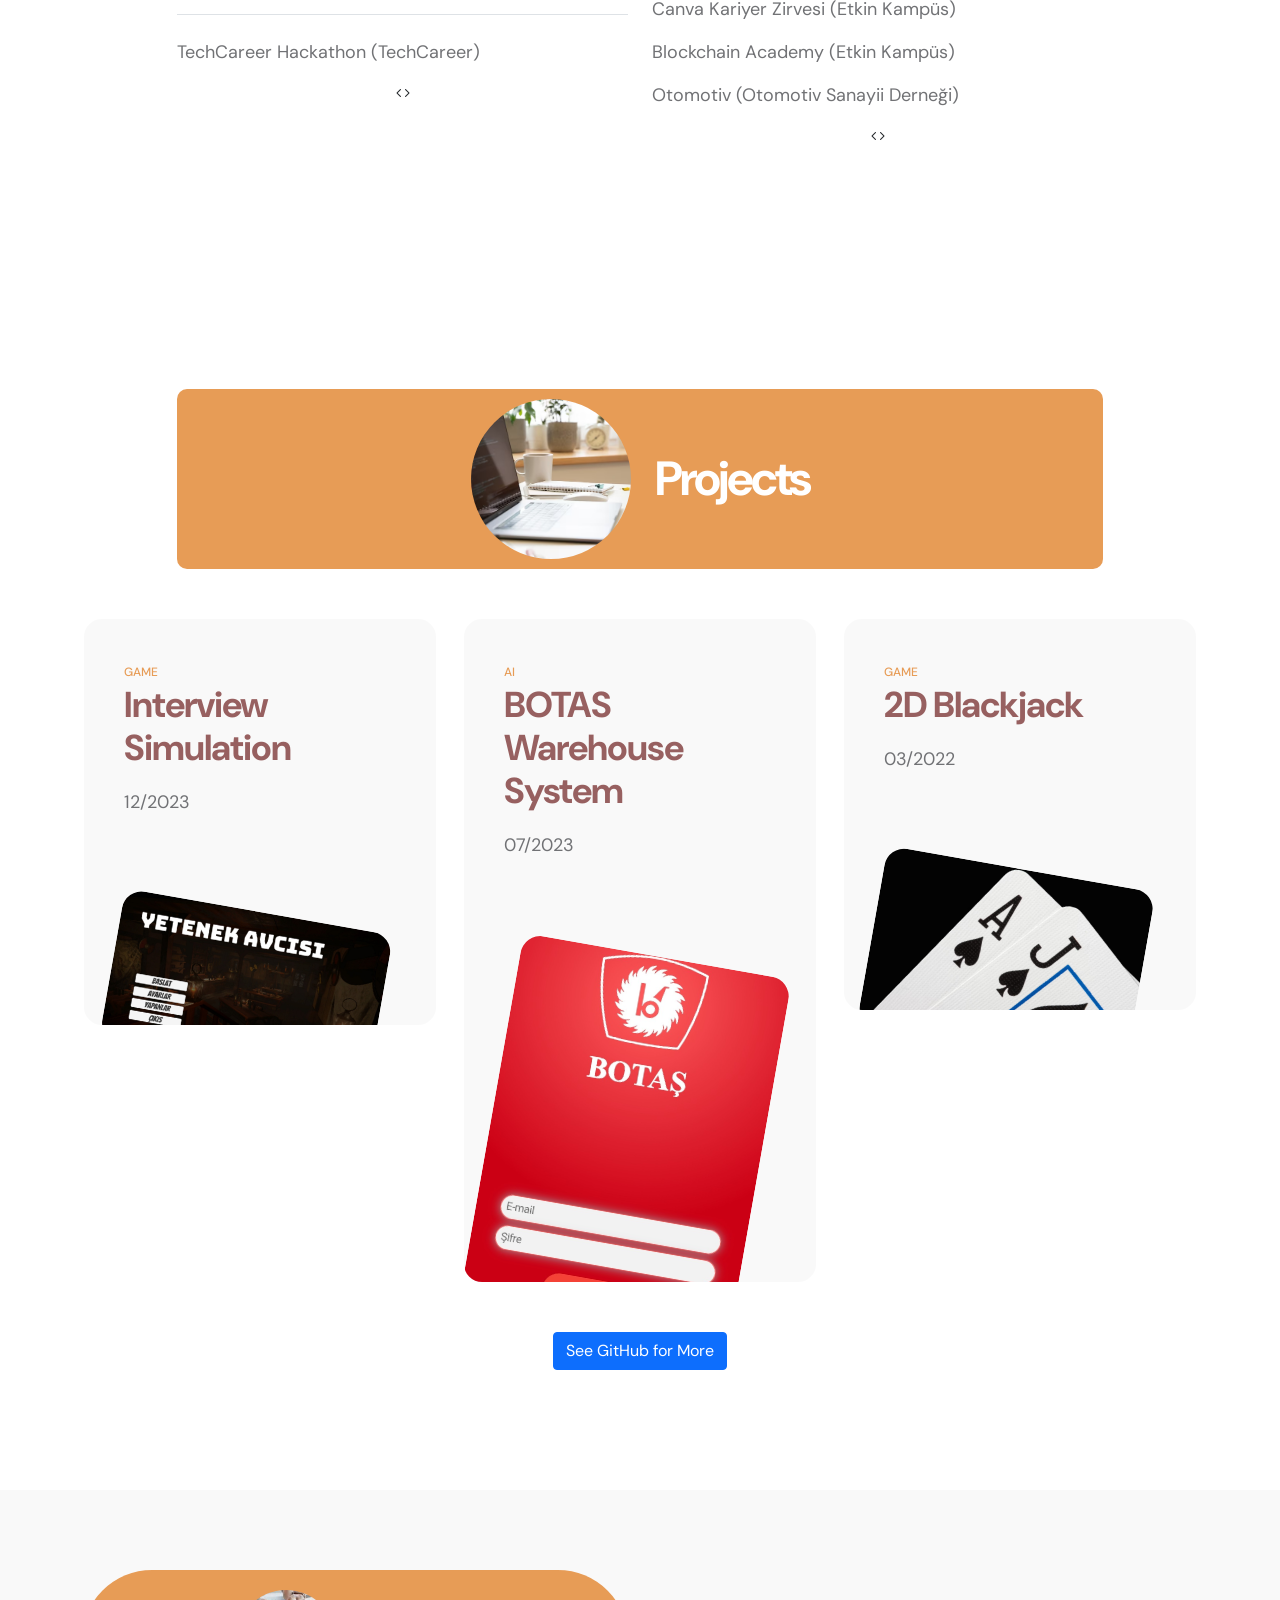
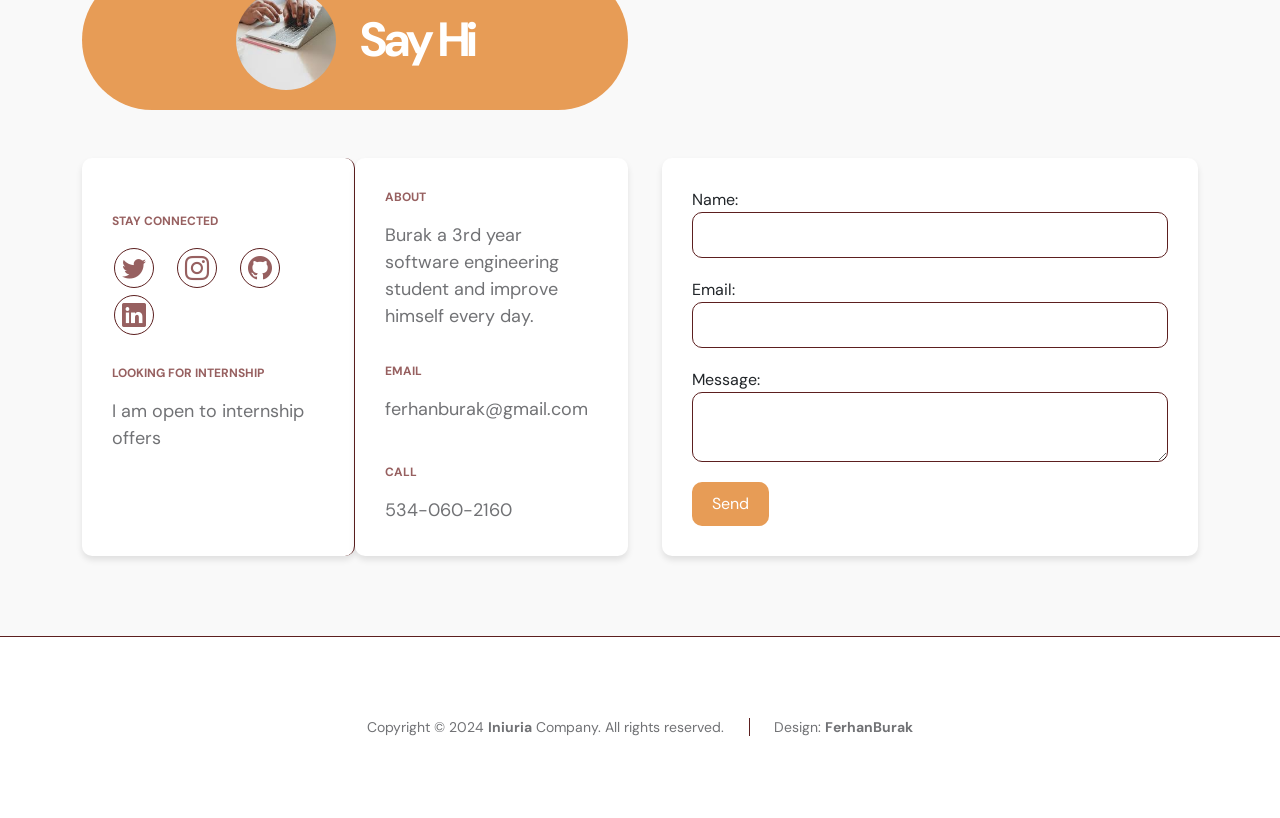
<file: versions/original/index.html>
<!doctype html>
<html lang="en">
    <head>
        <meta charset="utf-8">
    <meta name="robots" content="noindex">
        <meta name="viewport" content="width=device-width, initial-scale=1">

        <meta name="description" content="">
        <meta name="author" content="TemplateMo">

        <title>First Portfolio Bootstrap 5 Theme</title>

        <!-- CSS FILES -->
        <link rel="preconnect" href="https://fonts.googleapis.com">
        
        <link rel="preconnect" href="https://fonts.gstatic.com" crossorigin>
        
        <link href="https://fonts.googleapis.com/css2?family=DM+Sans:wght@400;500;700&display=swap" rel="stylesheet">

        <link href="css/bootstrap.min.css" rel="stylesheet">

        <link href="css/bootstrap-icons.css" rel="stylesheet">

        <link href="css/magnific-popup.css" rel="stylesheet">

        <link href="css/blog.css" rel="stylesheet">
        
        <link href="css/popup.css" rel="stylesheet">

    </head>

    
    
    <body>

        <section class="preloader">
            <div class="spinner">
                <span class="spinner-rotate"></span>    
            </div>
        </section>

        <nav class="navbar navbar-expand-lg">
            <div class="container">

                <button class="navbar-toggler" type="button" data-bs-toggle="collapse" data-bs-target="#navbarNav" aria-controls="navbarNav" aria-expanded="false" aria-label="Toggle navigation">
                    <span class="navbar-toggler-icon"></span>
                </button>

                <a href="index.html" class="navbar-brand mx-auto mx-lg-0">Blog</a>

                <div class="d-flex align-items-center d-lg-none">
                    <i class="navbar-icon bi-telephone-plus me-3"></i>
                    <a class="custom-btn btn" href="#section_5">
                        534-060-2160
                    </a>
                </div>

                <div class="collapse navbar-collapse" id="navbarNav">
                    <ul class="navbar-nav ms-lg-5">
                        <li class="nav-item">
                            <a class="nav-link click-scroll" href="#section_1">Home</a>
                        </li>

                        <li class="nav-item">
                            <a class="nav-link click-scroll" href="#section_2">About</a>
                        </li>

                        <li class="nav-item">
                            <a class="nav-link click-scroll" href="#section_3">Certificates</a>
                        </li>

                        <li class="nav-item">
                            <a class="nav-link click-scroll" href="#section_4">Projects</a>
                        </li>

                        <li class="nav-item">
                            <a class="nav-link click-scroll" href="#section_5">Contact</a>
                        </li>
                    </ul>

                    <div class="d-lg-flex align-items-center d-none ms-auto">
                        <i class="navbar-icon bi-telephone-plus me-3"></i>
                        <a class="custom-btn btn" href="#section_5">
                            534-060-2160
                        </a>
                    </div>
                </div>

            </div>
        </nav>

        <main>

            <section class="hero d-flex justify-content-center align-items-center" id="section_1">
                <div class="container">
                    <div class="row">

                        <div class="col-lg-7 col-12">
                            <div class="hero-text">
                                <div class="hero-title-wrap d-flex align-items-center mb-4">
                                    <img src="images/FOTO.jpg" class="avatar-image avatar-image-large img-fluid" alt="">

                                    <h1 class="hero-title ms-3 mb-0">Hello friend!</h1>
                                </div>

                                <h2 class="mb-4">I am open to internship offers</h2>
                                <p class="mb-4"><a class="custom-btn btn custom-link" href="#section_2">Let's begin</a></p>
                            </div>
                        </div>

                        <div class="col-lg-5 col-12 position-relative">
                            <div class="hero-image-wrap"></div>
                            <img src="images/portrait-happy-excited-man-holding-laptop-computer.png" class="hero-image img-fluid" alt="">
                        </div>

                    </div>
                </div>

                <svg xmlns="http://www.w3.org/2000/svg" viewBox="0 0 1440 320"><path fill="#535da1" fill-opacity="1" d="M0,160L24,160C48,160,96,160,144,138.7C192,117,240,75,288,64C336,53,384,75,432,106.7C480,139,528,181,576,208C624,235,672,245,720,240C768,235,816,213,864,186.7C912,160,960,128,1008,133.3C1056,139,1104,181,1152,202.7C1200,224,1248,224,1296,197.3C1344,171,1392,117,1416,90.7L1440,64L1440,0L1416,0C1392,0,1344,0,1296,0C1248,0,1200,0,1152,0C1104,0,1056,0,1008,0C960,0,912,0,864,0C816,0,768,0,720,0C672,0,624,0,576,0C528,0,480,0,432,0C384,0,336,0,288,0C240,0,192,0,144,0C96,0,48,0,24,0L0,0Z"></path></svg>
            </section>


            <section class="about section-padding" id="section_2">
                <div class="container">
                    <div class="row">

                        <div class="col-lg-6 col-12">
                            <img src="images/foto2.jpg" class="about-image img-fluid" alt="">
                        </div>

                        <div class="col-lg-6 col-12 mt-5 mt-lg-0">
                            <div class="about-thumb">

                                <div class="section-title-wrap d-flex justify-content-end align-items-center mb-4">
                                    <h2 class="text-white me-4 mb-0">My Story</h2>

                                    <img src="images/FOTO.jpg" class="avatar-image img-fluid" alt="">
                                </div>

                                <h3 class="pt-2 mb-3">About Ferhan Burak</h3>

                                <p>Effective Student committed to learning, developing skills in Data Science, Game Development and team contribution. Self-directed and energetic with superior performance in collaborative environments working independently and collaborating with others ongroup projects.</p>

                                
                            </div>
                        </div>

                    </div>
                </div>
            </section>

            <section class="featured section-padding">
                <div class="container">
                    <div class="row">

                        <div class="col-lg-6 col-12">
                            <div class="profile-thumb">
                                <div class="profile-title">
                                    <h4 class="mb-0">Information</h4>
                                </div>

                                <div class="profile-body">
                                    <p>
                                        <span class="profile-small-title">Name</span> 
                                        <span>Ferhan Burak OZKAN</span>
                                    </p>

                                    <p>
                                        <span class="profile-small-title">Birthday</span> 
                                        <span>Dec 24, 2001</span>
                                    </p>

                                    <p>
                                        <span class="profile-small-title">Phone</span> 
                                         <span><a href="tel: 534-060-2160">534-060-2160</a></span>
                                    </p>

                                    <p>
                                        <span class="profile-small-title">Email</span> 
                                        <span><a href="mailto:ferhanburak@gmail.com">ferhanburak@gmail.com</a></span>
                                    </p>
                                </div>
                            </div>
                        </div>

                        <div class="col-lg-6 col-12 mt-5 mt-lg-0">
                            <div class="about-thumb">
                                <div class="row">
                                    <div class="col-lg-6 col-6 featured-border-bottom py-2">
                                        <strong class="featured-numbers">3</strong>

                                        <p class="featured-text">Years of Experiences</p>
                                    </div>

                                    <div class="col-lg-6 col-6 featured-border-start featured-border-bottom ps-5 py-2">
                                        <strong class="featured-numbers">2.51</strong>

                                        <p class="featured-text">CumGPA</p>
                                    </div>

                                    <div class="col-lg-6 col-6 pt-4">
                                        <strong class="featured-numbers">40+</strong>

                                        <p class="featured-text">Project Finished</p>
                                    </div>

                                    <div class="col-lg-6 col-6 featured-border-start ps-5 pt-4">
                                        <strong class="featured-numbers">20+</strong>

                                        <p class="featured-text">Taken Courses</p>
                                    </div>
                                </div>
                            </div>
                        </div>

                    </div>
                </div>
            </section>


            <section class="clients section-padding">
                <div class="container">
                    <div class="row align-items-center">

                        <div class="col-lg-12 col-12">
                            <h3 class="text-center mb-5">Companies I've had worked</h3>
                        </div>

                        <div class="col-lg-12 col-12 ms-auto clients-item-height">
                            <a href="https://www.botas.gov.tr" target="_blank">
                                <img src="images/botas.png" class="clients-image img-fluid" alt="BOTAS">
                            </a>
                        </div>

                       
                    </div>
                </div>
            </section>


            
        
            <section class="Certificates section-padding" id="section_3">
                <div class="container">
                    <div class="row">
                        <div class="col-lg-10 col-12 mx-auto">
                            <div class="section-title-wrap d-flex justify-content-center align-items-center mb-5">
                                <img src="images/certifi.jpeg" class="avatar-image img-fluid" alt="">
                                <h2 class="text-white ms-4 mb-0">Certificates</h2>
                            </div>
                            <div class="row pt-lg-5">
                                <div class="col-lg-6 col-12">
                                    <div class="Certificates-thumb">
                                        <div class="d-flex flex-wrap align-items-center border-bottom mb-4 pb-3">
                                            <h3 class="mb-0" id="udemyTitle">Udemy</h3>
                                        </div>
                                        <p>Julia Programming</p>
                                        <p>Introduction to Object-Oriented Programming with Java</p>
                                        <p>Object-Oriented and Functional Programming with Java</p>
                                        <div class="Certificates-icon-wrap d-flex justify-content-center align-items-center">
                                            <i class="Certificates-icon bi-code"></i>
                                        </div>
                                    </div>
                                </div>
                                <div class="col-lg-6 col-12">
                                    <div class="Certificates-thumb Certificates-thumb-up">
                                        <div class="d-flex flex-wrap align-items-center border-bottom mb-4 pb-3">
                                            <h3 class="mb-0" id="btkTitle">BTK Akademi</h3>
                                        </div>
                                        <p>Python Programming</p>
                                        <div class="Certificates-icon-wrap d-flex justify-content-center align-items-center">
                                            <i class="Certificates-icon bi-code"></i>
                                        </div>
                                    </div>
                                </div>
                                <div class="col-lg-6 col-12">
                                    <div class="Certificates-thumb">
                                        <div class="d-flex flex-wrap align-items-center border-bottom mb-4 pb-3">
                                            <h3 class="mb-0" id="hackathonTitle">Hackathon / Gamejam Projects</h3>
                                        </div>
                                        <p>TechCareer Hackathon (TechCareer)</p>
                                        <div class="Certificates-icon-wrap d-flex justify-content-center align-items-center">
                                            <i class="Certificates-icon bi-code"></i>
                                        </div>
                                    </div>
                                </div>
                                <div class="col-lg-6 col-12">
                                    <div class="Certificates-thumb Certificates-thumb-up">
                                        <div class="d-flex flex-wrap align-items-center border-bottom mb-4 pb-3">
                                            <h3 class="mb-0" id="othersTitle">Others</h3>
                                        </div>
                                        <p>Canva Kariyer Zirvesi (Etkin Kampüs)</p>
                                        <p>Blockchain Academy (Etkin Kampüs)</p>
                                        <p>Otomotiv (Otomotiv Sanayii Derneği)</p>
                                        <div class="Certificates-icon-wrap d-flex justify-content-center align-items-center">
                                            <i class="Certificates-icon bi-code"></i>
                                        </div>
                                    </div>
                                </div>
                            </div>
                        </div>
                    </div>
                </div>
            </section>
            
            <!-- Udemy Popup -->
            <div id="modalUdemy" class="modal">
                <div class="modal-content">
                    <span id="spanUdemy" class="close">&times;</span>
                    <p><strong>Details for Udemy Certificate</strong></p>
                    <p>The courses I took extra to improve myself are as stated.</p>
                    <div class="Certificates-icon-wrap d-flex justify-content-center align-items-center">
                        
                    </div>
                </div>
            </div>
            
            <!-- BTK Akademi Popup -->
            <div id="modalBTK" class="modal">
                <div class="modal-content">
                    <span id="spanBTK" class="close">&times;</span>
                    <p><strong>Details for BTK Akademi Certificate</strong></p>
                    <p>The certificates of the free courses that I think may be beneficial to me are as stated.</p>
                    <div class="Certificates-icon-wrap d-flex justify-content-center align-items-center">
                        
                    </div>
                </div>
            </div>
            
            <!-- Hackathon / Gamejam Projects Popup -->
            <div id="modalHackathon" class="modal">
                <div class="modal-content">
                    <span id="spanHackathon" class="close">&times;</span>
                    <p><strong>Details for Hackathon / Gamejam Projects Certificate</strong></p>
                    <p>Certificates of the competitions and events I participated in to improve myself and have fun are stated.</p>
                    <div class="Certificates-icon-wrap d-flex justify-content-center align-items-center">
                        
                    </div>
                </div>
            </div>
            
            <!-- Others Popup -->
            <div id="modalOthers" class="modal">
                <div class="modal-content">
                    <span id="spanOthers" class="close">&times;</span>
                    <p><strong>Details for Others Certificates</strong></p>
                    <p>The certificates of the events I attended to gain knowledge in areas I am curious about outside my own field are stated.</p>
                    <div class="Certificates-icon-wrap d-flex justify-content-center align-items-center">
                        
                    </div>
                </div>
            </div>
            
            <section class="projects section-padding" id="section_4">
                <div class="container">
                    <div class="row">
                        <div class="col-lg-10 col-12 mx-auto">
                            <div class="section-title-wrap d-flex justify-content-center align-items-center mb-4">
                                <img src="images/proj.avif" class="avatar-image img-fluid" alt="">
                                <h2 class="text-white ms-4 mb-0">Projects</h2>
                            </div>
                        </div>
                        <div class="clearfix"></div>
            
                        <div class="col-lg-4 col-md-6 col-12">
                            <div class="projects-thumb">
                                <div class="projects-info">
                                    <small class="projects-tag">Game</small>
                                    <h3 class="projects-title" id="interviewTitle">Interview Simulation</h3>
                                    <p>12/2023</p>
                                </div>
                                <a href="#modalInterview" class="popup-link">
                                    <img src="images/projects/interviewsim.jpg" class="projects-image img-fluid" alt="">
                                </a>
                            </div>
                        </div>
            
                        <div class="col-lg-4 col-md-6 col-12">
                            <div class="projects-thumb">
                                <div class="projects-info">
                                    <small class="projects-tag">AI</small>
                                    <h3 class="projects-title" id="botasTitle">BOTAS Warehouse System</h3>
                                    <p>07/2023</p>
                                </div>
                                <a href="#modalBOTAS" class="popup-link">
                                    <img src="images/projects/botasai.jpg" class="projects-image img-fluid" alt="">
                                </a>
                            </div>
                        </div>
            
                        <div class="col-lg-4 col-md-6 col-12">
                            <div class="projects-thumb">
                                <div class="projects-info">
                                    <small class="projects-tag">Game</small>
                                    <h3 class="projects-title" id="blackjackTitle">2D Blackjack</h3>
                                    <p>03/2022</p>
                                </div>
                                <a href="#modalBlackjack" class="popup-link">
                                    <img src="images/projects/bj.avif" class="projects-image img-fluid" alt="">
                                </a>
                            </div>
                        </div>
                        <div class="col-12 d-flex justify-content-center mt-4">
                            <a href="https://github.com/ferhanburak" class="btn btn-primary">See GitHub for More</a>
                        </div>
                    </div>
                </div>
            </section>
            
            <!-- Interview Simulation Popup -->
            <div id="modalInterview" class="modal">
                <div class="modal-content">
                    <span id="spanInterview" class="close">&times;</span>
                    <p><strong>Details for Interview Simulation</strong></p>
                    <p>In order to make the interviews more fun and comfortable, this has been turned into a card game. Answer the question cards with your answer cards, remember that each answer will return to you as a skill point and show which department you have a suitable personality for!</p>
                    
                    <div class="Certificates-icon-wrap d-flex justify-content-center align-items-center">
                        <i class="Certificates-icon bi-code"></i>
                    </div>
                    <div class="d-flex justify-content-center mt-3">
                        <a href="https://github.com/ferhanburak" class="btn btn-primary">See GitHub for More</a>
                    </div>
                </div>
            </div>
            
            <!-- BOTAS Warehouse System Popup -->
            <div id="modalBOTAS" class="modal">
                <div class="modal-content">
                    <span id="spanBOTAS" class="close">&times;</span>
                    <p><strong>Details for BOTAS Warehouse System</strong></p>
                    <p>Creating a warehouse system for BOTAS by training an artificial intelligence that detects objects with machine learning and integrating it into a mobile application.</p>
                    
                    <div class="Certificates-icon-wrap d-flex justify-content-center align-items-center">
                        <i class="Certificates-icon bi-code"></i>
                    </div>
                    <div class="d-flex justify-content-center mt-3">
                        <a href="https://github.com/ferhanburak" class="btn btn-primary">See GitHub for More</a>
                    </div>
                </div>
            </div>
            
            <!-- 2D Blackjack Popup -->
            <div id="modalBlackjack" class="modal">
                <div class="modal-content">
                    <span id="spanBlackjack" class="close">&times;</span>
                    <p><strong>Details for 2D Blackjack</strong></p>
                    <p>The rules are clear, place your bet and play to win, good luck!</p>
                    
                    <div class="Certificates-icon-wrap d-flex justify-content-center align-items-center">
                        <i class="Certificates-icon bi-code"></i>
                    </div>
                    <div class="d-flex justify-content-center mt-3">
                        <a href="https://github.com/ferhanburak" class="btn btn-primary">See GitHub for More</a>
                    </div>
                </div>
            </div>
            
            
    
            
            

    
            

            <section class="contact section-padding" id="section_5">
                <div class="container">
                    <div class="row">
                        <div class="col-lg-6 col-md-8 col-12">
                            <div class="section-title-wrap d-flex justify-content-center align-items-center mb-5">
                                <img src="images/contact.jpeg" class="avatar-image img-fluid" alt="">
                                <h2 class="text-white ms-4 mb-0">Say Hi</h2>
                            </div>
                        </div>
                        <div class="clearfix"></div>
                        <div class="col-lg-3 col-md-6 col-12 pe-lg-0">
                            <div class="contact-info contact-info-border-start d-flex flex-column">
                                <strong class="site-footer-title d-block mt-4 mb-3">Stay connected</strong>
                                <ul class="social-icon">
                                    <li class="social-icon-item"><a href="https://twitter.com/J3urak7" class="social-icon-link bi-twitter" target="_blank"></a></li>
                                    <li class="social-icon-item"><a href="https://www.instagram.com/burakk_7_" class="social-icon-link bi-instagram" target="_blank"></a></li>
                                    <li class="social-icon-item"><a href="https://github.com/ferhanburak" class="social-icon-link bi-github" target="_blank"></a></li>
                                    <li class="social-icon-item"><a href="https://www.linkedin.com/in/ferhan-burak-özkan-baa829227/" class="social-icon-link bi-linkedin" target="_blank"></a></li>
                                </ul>
                                <strong class="site-footer-title d-block mt-4 mb-3">looking for internship</strong>
                                <p class="mb-0">I am open to internship offers</p>
                            </div>
                        </div>
                        <div class="col-lg-3 col-md-6 col-12 ps-lg-0">
                            <div class="contact-info d-flex flex-column">
                                <strong class="site-footer-title d-block mb-3">About</strong>
                                <p class="mb-2">Burak a 3rd year software engineering student and improve himself every day.</p>
                                <strong class="site-footer-title d-block mt-4 mb-3">Email</strong>
                                <p><a href="mailto:ferhanburak@gmail.com">ferhanburak@gmail.com</a></p>
                                <strong class="site-footer-title d-block mt-4 mb-3">Call</strong>
                                <p class="mb-0"><a href="tel: 534-060-2160">534-060-2160</a></p>
                            </div>
                        </div>
                        <div class="col-lg-6 col-12 mt-5 mt-lg-0">
                            <form action="https://formspree.io/f/mleqqlyy" method="POST" class="contact-form">
                                <div class="form-group">
                                    <label for="name">Name:</label>
                                    <input type="text" id="name" name="name" class="form-control">
                                </div>
                                <div class="form-group">
                                    <label for="email">Email:</label>
                                    <input type="email" id="email" name="email" class="form-control">
                                </div>
                                <div class="form-group">
                                    <label for="message">Message:</label>
                                    <textarea id="message" name="message" class="form-control"></textarea>
                                </div>
                                <button type="submit" class="btn btn-primary">Send</button>
                            </form>
                            
                        </div>
                    </div>
                </div>
            </section>
            
            
            <!-- Confirmation message -->
            <div id="confirmationMessage" style="display: none;">
                Form successfully submitted!
            </div>
      

        </main>

        <footer class="site-footer">
            <div class="container">
                <div class="row">

                    <div class="col-lg-12 col-12">
                        <div class="copyright-text-wrap">
                            <p class="mb-0">
                                <span class="copyright-text">Copyright © 2024 <a href="#">Iniuria</a> Company. All rights reserved.</span>
                                Design: 
                                <a rel="sponsored" href="https://github.com/ferhanburak" target="_blank">FerhanBurak</a>
                            </p>
                        </div>
                    </div>

                </div>
            </div>
        </footer>

        <!-- JAVASCRIPT FILES -->
        <script src="js/jquery.min.js"></script>
        <script src="js/bootstrap.min.js"></script>
        <script src="js/jquery.sticky.js"></script>
        <script src="js/click-scroll.js"></script>
        <script src="js/jquery.magnific-popup.min.js"></script>
        <script src="js/magnific-popup-options.js"></script>
        <script src="js/custom.js"></script>
        <script src="js/popup-projects.js"></script>
        <script src="js/popup-certificates.js"></script>
        <script src="js/confirmation.js"></script>

    </body>
</html>
</file>
<file: css/retro.css>
/* ==========================================================================
   Retro Clay: claymorphism surfaces + pixel-art accents
   ========================================================================== */

:root {
  --bg: #eceffd;
  --bg-2: #e1e6fb;
  --surface: #f5f7ff;
  --ink: #23244a;
  --muted: #565a85;
  --primary: #5b5bd6;
  --primary-d: #4343b8;
  --accent: #e0527a;
  --mint: #2fa882;
  --sun: #ffc857;
  --sky: #6ec6ff;

  --clay-out: 10px 10px 22px rgba(118, 124, 196, 0.35), -8px -8px 18px rgba(255, 255, 255, 0.95);
  --clay-in: inset 5px 5px 10px rgba(255, 255, 255, 0.8), inset -6px -6px 12px rgba(118, 124, 196, 0.18);
  --radius: 28px;

  --font-pixel: "Press Start 2P", ui-monospace, monospace;
  --font-screen: "VT323", ui-monospace, monospace;
  --font-body: "DM Sans", system-ui, -apple-system, "Segoe UI", sans-serif;

  --disc: 88px;
}

*, *::before, *::after { box-sizing: border-box; }

html { scroll-behavior: smooth; scroll-padding-top: 96px; }

body {
  margin: 0;
  font-family: var(--font-body);
  font-size: 1.0625rem;
  line-height: 1.65;
  color: var(--ink);
  background:
    radial-gradient(900px 500px at 10% -10%, #ffffff 0%, transparent 60%),
    radial-gradient(800px 500px at 100% 10%, #dfe4ff 0%, transparent 55%),
    var(--bg);
  background-attachment: fixed;
  overflow-x: hidden;
}

body:has(dialog[open]) { overflow: hidden; }

img { max-width: 100%; height: auto; display: block; }
a { color: var(--primary-d); text-underline-offset: 3px; }
h1, h2, h3 { line-height: 1.25; margin: 0; }
p { margin: 0 0 1rem; }
ul, ol, dl, dd { margin: 0; padding: 0; }
ul, ol { list-style: none; }
.muted { color: var(--muted); }

:focus-visible { outline: 3px solid var(--primary); outline-offset: 3px; border-radius: 8px; }

.skip-link {
  position: absolute; left: 1rem; top: -4rem; z-index: 100;
  background: var(--ink); color: #fff; padding: .6rem 1rem; border-radius: 12px;
}
.skip-link:focus { top: 1rem; }

.container { width: min(1120px, 100% - 2rem); margin-inline: auto; }

/* ---------- Clay primitives ---------- */
.clay { background: var(--surface); border-radius: var(--radius); box-shadow: var(--clay-out), var(--clay-in); }
.clay-inset {
  background: var(--bg-2); border-radius: var(--radius);
  box-shadow: inset 8px 8px 16px rgba(118, 124, 196, 0.28), inset -8px -8px 16px rgba(255, 255, 255, 0.9);
}
.card { padding: clamp(1.25rem, 3vw, 2rem); }
.card-sm { padding: 1.25rem 1.5rem; }
.card-title {
  font-family: var(--font-pixel); font-size: .8rem; line-height: 1.6; font-weight: 400;
  color: var(--primary-d); margin-bottom: 1rem; display: flex; align-items: center; gap: .6rem;
}

.clay-btn {
  display: inline-flex; align-items: center; justify-content: center; gap: .55rem;
  padding: .85rem 1.5rem; border: 0; border-radius: 999px; cursor: pointer;
  font: 700 1rem/1 var(--font-body); color: #fff; text-decoration: none;
  background: linear-gradient(145deg, #7070e8, var(--primary-d));
  box-shadow: 7px 7px 16px rgba(67, 67, 184, 0.38), -5px -5px 12px rgba(255, 255, 255, 0.95),
              inset 3px 3px 6px rgba(255, 255, 255, 0.35), inset -4px -4px 8px rgba(0, 0, 0, 0.16);
  transition: transform .18s ease, box-shadow .18s ease;
}
.clay-btn:hover { transform: translateY(-2px); }
.clay-btn:active {
  transform: translateY(1px);
  box-shadow: 3px 3px 8px rgba(67, 67, 184, 0.3), -2px -2px 6px rgba(255, 255, 255, 0.9),
              inset 4px 4px 8px rgba(0, 0, 0, 0.2);
}
.clay-btn-sm { padding: .55rem 1.05rem; font-size: .92rem; }
.clay-btn-ghost {
  color: var(--primary-d); background: var(--surface);
  box-shadow: var(--clay-out), var(--clay-in);
}
.clay-btn-ghost:active { box-shadow: inset 4px 4px 8px rgba(118, 124, 196, 0.3), inset -4px -4px 8px #fff; }

.chips { display: flex; flex-wrap: wrap; gap: .45rem; }
.chips li, .chip {
  display: inline-flex; align-items: center; gap: .4rem;
  padding: .28rem .8rem; border-radius: 999px; font-size: .85rem; font-weight: 500;
  background: var(--bg); color: var(--ink);
  box-shadow: inset 2px 2px 4px rgba(118, 124, 196, 0.22), inset -2px -2px 4px rgba(255, 255, 255, 0.95);
}
.chip-accent { background: #ffe3ea; color: #8f1f43; }
.chip-mint { background: #d9f6ea; color: #14654b; }

/* Pixel icons (inline SVG from js/pixel.js) */
[data-px] { display: inline-block; color: var(--ink); line-height: 0; flex: none; }
[data-px] svg { width: 100%; height: 100%; display: block; image-rendering: pixelated; }
.section-title [data-px] { width: 28px; height: 28px; color: var(--primary); }

/* ---------- Nav ---------- */
.site-nav-wrap { position: sticky; top: 0; z-index: 40; padding: .75rem 1rem 0; }
.site-nav {
  max-width: 1120px; margin-inline: auto; padding: .55rem .75rem .55rem 1.1rem;
  display: flex; align-items: center; justify-content: space-between; gap: 1rem;
  border-radius: 999px; position: relative;
}
.brand { display: inline-flex; align-items: center; gap: .6rem; font-weight: 800; text-decoration: none; color: var(--ink); }
.brand-icon { width: 22px; height: 22px; color: var(--primary); }
.nav-links { display: flex; align-items: center; gap: .25rem; }
.nav-links a:not(.clay-btn) { display: block; padding: .5rem .85rem; border-radius: 999px; text-decoration: none; color: var(--muted); font-weight: 500; }
.nav-links a:not(.clay-btn):hover, .nav-links a.active { color: var(--primary-d); background: var(--bg); box-shadow: inset 2px 2px 5px rgba(118, 124, 196, .25), inset -2px -2px 5px #fff; }
.nav-cta { margin-left: .4rem; }

.nav-toggle { display: none; width: 44px; height: 44px; border: 0; border-radius: 50%; background: var(--surface); box-shadow: var(--clay-out); cursor: pointer; padding: 0; flex-direction: column; gap: 4px; align-items: center; justify-content: center; }
.nav-toggle span { width: 18px; height: 3px; border-radius: 2px; background: var(--ink); }

@media (max-width: 860px) {
  .nav-toggle { display: inline-flex; }
  .nav-links {
    display: none; position: absolute; left: 0; right: 0; top: calc(100% + .6rem);
    flex-direction: column; align-items: stretch; padding: .75rem; gap: .15rem;
    background: var(--surface); border-radius: 24px; box-shadow: var(--clay-out), var(--clay-in);
  }
  .nav-links.open { display: flex; }
  .nav-cta { margin: .4rem 0 0; }
  .nav-cta .clay-btn { width: 100%; }
}

/* ---------- Sections ---------- */
.section { padding: clamp(3.5rem, 8vw, 6rem) 0; }
.section-head { margin-bottom: 2.25rem; }
.section-title {
  font-family: var(--font-pixel); font-weight: 400; font-size: clamp(1rem, 2.6vw, 1.5rem);
  line-height: 1.5; color: var(--primary-d); display: flex; align-items: center; gap: .8rem; margin-bottom: .75rem;
}
.section-sub { color: var(--muted); max-width: 60ch; margin: 0; }

/* ---------- Hero ---------- */
.hero { padding: clamp(2.5rem, 7vw, 5rem) 0 clamp(3rem, 7vw, 5rem); }
.hero-grid { display: grid; gap: 3rem; align-items: center; grid-template-columns: 1fr; }
@media (min-width: 900px) { .hero-grid { grid-template-columns: 1.15fr .85fr; } }

.kicker {
  display: inline-flex; align-items: center; gap: .6rem;
  font-family: var(--font-pixel); font-size: .7rem; line-height: 1.6; color: var(--primary-d); margin-bottom: 1.2rem;
}
.kicker [data-px] { width: 20px; height: 20px; }
.hero h1 { font-size: clamp(2.4rem, 7vw, 4.4rem); font-weight: 800; letter-spacing: -.02em; line-height: 1.05; margin-bottom: 1rem; }
.hl { color: var(--primary); position: relative; white-space: nowrap; }
.hl::after {
  content: ""; position: absolute; left: 0; right: 0; bottom: -.12em; height: .16em;
  background: repeating-linear-gradient(90deg, var(--sun) 0 .35em, transparent .35em .5em);
}
.hero-role { font-weight: 700; font-size: 1.15rem; color: var(--primary-d); margin-bottom: 1rem; }
.hero-lead { font-size: 1.15rem; color: var(--muted); max-width: 52ch; margin-bottom: 1.5rem; }
.hero-badges { display: flex; flex-wrap: wrap; gap: .6rem; margin-bottom: 1.75rem; }
.hero-actions { display: flex; flex-wrap: wrap; gap: 1rem; }

.hero-visual { position: relative; justify-self: center; width: min(100%, 380px); }
.portrait { padding: 14px; border-radius: 44px; transform: rotate(-2deg); }
.portrait img { border-radius: 32px; aspect-ratio: 1 / 1.05; object-fit: cover; object-position: 50% 22%; width: 100%; box-shadow: inset 0 0 0 4px #fff; }
.float { position: absolute; width: 44px; height: 44px; filter: drop-shadow(4px 5px 0 rgba(35, 36, 74, .15)); animation: bob 3.2s ease-in-out infinite; }
.float-1 { top: -14px; right: 8px; color: var(--sun); }
.float-2 { bottom: 40px; left: -22px; color: var(--accent); animation-delay: -1s; }
.float-3 { bottom: -18px; right: 30px; color: #a77a00; width: 38px; height: 38px; animation-delay: -2s; }
@keyframes bob { 50% { transform: translateY(-9px); } }

/* ---------- About ---------- */
.about-grid { display: grid; gap: 1.75rem; grid-template-columns: 1fr; }
@media (min-width: 900px) { .about-grid { grid-template-columns: 1fr 1fr; align-items: start; } }

.stat-row { display: grid; grid-template-columns: repeat(2, 1fr); gap: 1rem; margin-top: 1.5rem; }
.stat-row li { padding: 1rem; border-radius: 20px; background: var(--bg); box-shadow: inset 3px 3px 7px rgba(118, 124, 196, .22), inset -3px -3px 7px #fff; }
.stat-row strong { display: block; font-family: var(--font-pixel); font-weight: 400; font-size: 1.15rem; color: var(--primary); margin-bottom: .45rem; }
.stat-row span { font-size: .85rem; line-height: 1.4; color: var(--muted); display: block; }

.skills dt { font-weight: 700; margin: 1rem 0 .45rem; font-size: .95rem; }
.skills dt:first-child { margin-top: 0; }

/* ---------- Experience ---------- */
.timeline { display: grid; gap: 1.5rem; position: relative; }
.tl-head { display: flex; flex-wrap: wrap; justify-content: space-between; gap: .4rem 1.5rem; margin-bottom: .85rem; }
.tl-head h3 { font-size: 1.15rem; }
.at { color: var(--primary-d); }
.tl-date { font-family: var(--font-pixel); font-size: .62rem; line-height: 1.6; color: var(--muted); margin: 0; align-self: center; }
.points li { position: relative; padding-left: 1.4rem; margin-bottom: .55rem; }
.points li::before {
  content: ""; position: absolute; left: 0; top: .6em; width: 8px; height: 8px;
  background: var(--primary); box-shadow: 2px 2px 0 var(--sun);
}
.edu-row { display: grid; gap: 1.5rem; margin-top: 1.75rem; grid-template-columns: 1fr; }
@media (min-width: 760px) { .edu-row { grid-template-columns: 1fr 1fr; } }
.edu-row p { margin: 0; }

/* ---------- Arcade: console + discs ---------- */
.section-arcade { background: linear-gradient(180deg, transparent, rgba(255, 255, 255, .55) 15%, rgba(255, 255, 255, .55) 85%, transparent); }
.arcade { display: grid; gap: 2.25rem; grid-template-columns: 1fr; align-items: start; }
@media (min-width: 980px) {
  .arcade { grid-template-columns: minmax(380px, 5fr) 7fr; }
  .console-wrap { position: sticky; top: 100px; }
}

.console { padding: 1.4rem; border-radius: 36px; background: linear-gradient(160deg, #fbfbff, #e9ecff); }
.console-top { margin-bottom: 1.1rem; }

.tray {
  position: relative; height: 128px; border-radius: 24px;
  background: linear-gradient(180deg, #2d2f63, #1c1d41);
  box-shadow: inset 7px 7px 14px rgba(0, 0, 0, .55), inset -4px -4px 10px rgba(130, 136, 210, .3);
  display: grid; place-items: center;
  transition: box-shadow .2s ease, transform .2s ease;
}
.tray-slot { width: 72%; height: 12px; border-radius: 6px; background: #0b0c22; box-shadow: 0 2px 0 rgba(255, 255, 255, .12), inset 0 3px 6px #000; }
.tray-hint { position: absolute; bottom: 12px; left: 0; right: 0; text-align: center; font-family: var(--font-pixel); font-size: .5rem; letter-spacing: .06em; color: rgba(190, 196, 255, .65); }
.console[data-state="hot"] .tray { box-shadow: inset 7px 7px 14px rgba(0, 0, 0, .55), 0 0 0 4px var(--sun), 0 0 28px rgba(255, 200, 87, .65); transform: scale(1.02); }
.console[data-state="hot"] .tray-hint { color: var(--sun); }
.console[data-state="loading"] .tray-slot, .console[data-state="open"] .tray-slot { background: #1d6f55; box-shadow: 0 0 14px #7dffb2, inset 0 3px 6px rgba(0, 0, 0, .6); }

.console-face { display: grid; grid-template-columns: 1fr auto; gap: 1rem; align-items: end; }
.screen {
  position: relative; min-height: 92px; padding: .85rem 1rem; overflow: hidden;
  background: #0f1030; color: #7dffb2; font-family: var(--font-screen); font-size: 1.6rem; line-height: 1.15;
  text-shadow: 0 0 8px rgba(125, 255, 178, .7);
  box-shadow: 0 -4px 0 0 var(--ink), 0 4px 0 0 var(--ink), -4px 0 0 0 var(--ink), 4px 0 0 0 var(--ink);
}
.screen::after { content: ""; position: absolute; inset: 0; pointer-events: none; background: repeating-linear-gradient(0deg, rgba(0, 0, 0, .22) 0 1px, transparent 1px 3px); }
.screen-text { word-break: break-word; }
.cursor { animation: blink 1s steps(1) infinite; }
@keyframes blink { 50% { opacity: 0; } }
.screen-bar { display: block; height: 12px; margin-top: .6rem; border: 2px solid #7dffb2; opacity: 0; }
.screen-bar i { display: block; height: 100%; width: 0; background: repeating-linear-gradient(90deg, #7dffb2 0 8px, transparent 8px 11px); }
.console[data-state="loading"] .screen-bar { opacity: 1; }
.console[data-state="loading"] .screen-bar i { animation: load var(--load, 900ms) steps(12) forwards; }
@keyframes load { to { width: 100%; } }

.console-meta { display: flex; flex-direction: column; align-items: flex-end; gap: .55rem; }
.led { width: 12px; height: 12px; border-radius: 50%; background: #c9cdf0; box-shadow: inset 1px 1px 2px rgba(0, 0, 0, .25); }
.console:not([data-state="idle"]) #ledPower { background: #4cf0a8; box-shadow: 0 0 10px #4cf0a8; }
.console[data-state="hot"] .led-disc, .console[data-state="loading"] .led-disc, .console[data-state="open"] .led-disc { background: var(--sun); box-shadow: 0 0 10px var(--sun); }
.console-brand { font-family: var(--font-pixel); font-size: .6rem; color: var(--muted); }
.arcade-hint { margin: 1.2rem 0 0; display: flex; align-items: center; gap: .6rem; font-family: var(--font-pixel); font-size: .6rem; line-height: 1.6; color: var(--muted); }
.arcade-hint [data-px] { width: 18px; height: 18px; }

.shelf {
  padding: clamp(1.25rem, 3vw, 2rem);
  display: grid; gap: 1.6rem 1rem; grid-template-columns: repeat(auto-fill, minmax(112px, 1fr)); justify-items: center;
}

.disc {
  position: relative; z-index: 1; width: calc(var(--disc) + 16px);
  display: flex; flex-direction: column; align-items: center; gap: .15rem;
  background: none; border: 0; padding: 0; font: inherit; color: var(--ink); cursor: grab;
  touch-action: none; user-select: none; -webkit-user-select: none; -webkit-tap-highlight-color: transparent;
  transition: transform .55s cubic-bezier(.2, .9, .3, 1.15);
}
.disc:hover .disc-art { transform: translateY(-3px) rotate(8deg); }
.disc.dragging { z-index: 60; cursor: grabbing; transition: none; }
.disc.snapping { z-index: 60; transition: transform .45s cubic-bezier(.3, 1.2, .5, 1); }
.disc.dragging .disc-art { animation: spin 1.1s linear infinite; box-shadow: 14px 18px 26px rgba(40, 42, 110, .4); }
.disc.dragging .disc-name, .disc.dragging .disc-year { opacity: 0; }
.disc[aria-disabled="true"] { cursor: default; opacity: .55; }

.disc-art {
  position: relative; width: var(--disc); height: var(--disc); border-radius: 50%;
  display: grid; place-items: center;
  background: conic-gradient(from 20deg, var(--d1), #fff 11%, var(--d2) 26%, #fff 38%, var(--d1) 52%, #fff 66%, var(--d2) 80%, #fff 91%, var(--d1));
  box-shadow: 7px 9px 15px rgba(70, 75, 150, .35), inset 0 0 0 3px rgba(255, 255, 255, .75);
  transition: transform .3s ease, opacity .35s ease, box-shadow .2s;
}
.disc-art::before { content: ""; position: absolute; inset: 31%; border-radius: 50%; background: var(--d1); box-shadow: 0 0 0 4px rgba(255, 255, 255, .8), inset 2px 2px 5px rgba(255, 255, 255, .4), inset -3px -3px 6px rgba(0, 0, 0, .25); }
.disc-label { position: relative; width: calc(var(--disc) * .26); height: calc(var(--disc) * .26); color: #fff; }
.disc-name { margin-top: .55rem; font-weight: 700; font-size: .88rem; line-height: 1.25; text-align: center; transition: opacity .2s; }
.disc-year { font-family: var(--font-pixel); font-size: .5rem; color: var(--muted); transition: opacity .2s; }
.disc.inserted .disc-art { transform: scale(.55); opacity: 0; transition: transform .4s ease, opacity .4s ease; }
.disc.inserted .disc-name, .disc.inserted .disc-year { opacity: 0; }
@keyframes spin { to { transform: rotate(360deg); } }

@media (max-width: 560px) {
  :root { --disc: 76px; }
  .shelf { grid-template-columns: repeat(3, 1fr); gap: 1.4rem .5rem; }
  .tray { height: 108px; }
  .screen { font-size: 1.35rem; }
}

/* ---------- Dialog ---------- */
.project-dialog { border: 0; padding: 0; background: transparent; width: min(720px, calc(100vw - 1.5rem)); max-height: min(88vh, 900px); color: var(--ink); overflow: visible; }
.project-dialog::backdrop { background: rgba(35, 36, 74, .55); backdrop-filter: blur(5px); }
.project-dialog[open] { animation: pop .35s cubic-bezier(.2, 1.2, .4, 1); }
@keyframes pop { from { opacity: 0; transform: translateY(18px) scale(.94); } }
.dlg-inner { position: relative; padding: clamp(1.4rem, 4vw, 2.25rem); max-height: min(88vh, 900px); overflow: auto; border-radius: 32px; }
.dlg-close {
  position: absolute; top: 14px; right: 14px; width: 42px; height: 42px; border: 0; border-radius: 50%;
  background: var(--surface); box-shadow: var(--clay-out); color: var(--ink); font-size: 1.6rem; line-height: 1; cursor: pointer;
}
.dlg-close:hover { color: var(--accent); }
.dlg-head { display: flex; gap: 1rem; align-items: center; margin-bottom: 1.1rem; padding-right: 3rem; }
.dlg-icon { width: 56px; height: 56px; padding: 12px; border-radius: 18px; background: var(--primary); color: #fff; box-shadow: 5px 5px 12px rgba(67, 67, 184, .35), inset 3px 3px 6px rgba(255, 255, 255, .35); }
.dlg-icon[style*="--px3:#fff"] { color: #fff; }
.eyebrow { font-family: var(--font-pixel); font-size: .55rem; line-height: 1.7; color: var(--muted); margin: 0 0 .4rem; }
.dlg-head h3 { font-size: clamp(1.2rem, 3.4vw, 1.6rem); }
.badges { display: flex; flex-wrap: wrap; gap: .5rem; margin-bottom: 1.1rem; }
.dlg-inner .points { margin-bottom: 1.1rem; }
.dlg-inner .chips { margin-bottom: 1.25rem; }
.dlg-shot { border-radius: 20px; margin-bottom: 1.1rem; width: 100%; max-height: 260px; object-fit: cover; box-shadow: var(--clay-out); }
.links { margin: 0; display: flex; flex-wrap: wrap; gap: .75rem; }

/* ---------- Awards ---------- */
.award-grid { display: grid; gap: 1.5rem; grid-template-columns: repeat(auto-fit, minmax(240px, 1fr)); }
.award-grid h3 { font-size: 1.05rem; margin-bottom: .4rem; }
.award-grid p { margin: 0; color: var(--muted); font-size: .98rem; }
.award-icon { display: grid; place-items: center; width: 52px; height: 52px; margin-bottom: 1rem; border-radius: 16px; font-size: 1.5rem; color: var(--primary-d); background: var(--bg); box-shadow: inset 3px 3px 7px rgba(118, 124, 196, .25), inset -3px -3px 7px #fff; }
.award-wide { grid-column: 1 / -1; }

/* ---------- Contact ---------- */
.contact-grid { display: grid; gap: 1.75rem; grid-template-columns: 1fr; }
@media (min-width: 860px) { .contact-grid { grid-template-columns: 1fr 1.2fr; align-items: start; } }
.contact-list { display: grid; gap: .8rem; margin-bottom: 1.5rem; }
.contact-list li { display: flex; align-items: center; gap: .75rem; }
.contact-list i { display: grid; place-items: center; width: 38px; height: 38px; border-radius: 12px; color: var(--primary-d); background: var(--bg); box-shadow: inset 2px 2px 5px rgba(118, 124, 196, .25), inset -2px -2px 5px #fff; }

.contact-form label { display: block; font-weight: 700; margin: 1rem 0 .35rem; font-size: .95rem; }
.contact-form input, .contact-form textarea {
  width: 100%; padding: .85rem 1rem; border: 0; border-radius: 18px; font: inherit; color: var(--ink);
  background: var(--bg); box-shadow: inset 4px 4px 9px rgba(118, 124, 196, .28), inset -4px -4px 9px #fff;
}
.contact-form textarea { resize: vertical; min-height: 130px; }
.contact-form .clay-btn { margin-top: 1.4rem; }
.hp { position: absolute; left: -9999px; }
.form-status { margin: 1rem 0 0; font-weight: 700; min-height: 1.5em; }
.form-status.ok { color: #14654b; }
.form-status.err { color: #a02347; }

/* ---------- Footer ---------- */
.site-footer { padding: 2.5rem 0 3rem; text-align: center; color: var(--muted); }
.site-footer p { margin: 0; font-size: .95rem; }

/* ---------- Reveal on scroll (only when JS is on) ---------- */
.js .reveal { opacity: 0; transform: translateY(22px); transition: opacity .6s ease, transform .6s ease; }
.js .reveal.in { opacity: 1; transform: none; }

/* ---------- Reduced motion ---------- */
@media (prefers-reduced-motion: reduce) {
  html { scroll-behavior: auto; }
  *, *::before, *::after { animation-duration: .001ms !important; animation-iteration-count: 1 !important; transition-duration: .001ms !important; }
  .js .reveal { opacity: 1; transform: none; }
  .disc.dragging .disc-art, .float { animation: none !important; }
}
</file>
<file: css/fx.css>
/* ==========================================================================
   FX layer: playful motion on top of retro.css. Everything here is
   decorative and switched off by prefers-reduced-motion (see bottom).
   ========================================================================== */

main { overflow-x: clip; }

/* ---------- XP scroll bar ---------- */
.xp { position: fixed; top: 0; left: 0; right: 0; height: 10px; z-index: 70; pointer-events: none; background: rgba(35, 36, 74, .08); }
.xp-fill {
  position: absolute; inset: 0 0 0 0;
  background: repeating-linear-gradient(90deg, var(--mint) 0 10px, #7be3bd 10px 12px);
  clip-path: inset(0 calc(100% - var(--p, 0) * 100%) 0 0);
  transition: clip-path .12s steps(6);
}
.xp.full .xp-fill { background: repeating-linear-gradient(90deg, var(--sun) 0 10px, #ffe29a 10px 12px); }
.xp-label { position: absolute; right: 6px; top: 12px; font-family: var(--font-pixel); font-size: .5rem; color: var(--primary-d); opacity: .8; }

/* ---------- Section tints + battlement dividers ---------- */
.section { position: relative; }
#about { --tint: #fdeee3; }
#experience { --tint: #e4f7ee; }
#projects { --tint: #e0ddff; }
#certificates { --tint: #fff3d1; }
#contact { --tint: #ffe5ec; }
#about, #experience, #projects, #certificates, #contact { background: var(--tint); }
#about::before, #experience::before, #projects::before, #certificates::before, #contact::before {
  content: ""; position: absolute; left: 0; right: 0; top: -16px; height: 16px; pointer-events: none;
  background: repeating-linear-gradient(90deg, var(--tint) 0 32px, transparent 32px 64px);
}

/* ---------- Hero: sky, letters, typewriter ---------- */
.hero { position: relative; }
.hero .container { position: relative; z-index: 1; }
.sky { position: absolute; inset: 0; overflow: hidden; pointer-events: none; z-index: 0; }
.sky .star { position: absolute; color: var(--sun); animation: twinkle 2.4s steps(2) infinite; }
.sky .star[data-px] svg { filter: drop-shadow(0 0 4px rgba(255, 200, 87, .6)); }
.sky .cloud { position: absolute; color: #fff; opacity: .9; filter: drop-shadow(5px 6px 0 rgba(118, 124, 196, .18)); animation: drift linear infinite; left: -160px; }
@keyframes twinkle { 50% { opacity: .15; transform: scale(.7); } }
@keyframes drift { to { transform: translateX(calc(100vw + 320px)); } }

.ch { display: inline-block; animation: letterIn .7s cubic-bezier(.3, 1.7, .5, 1) calc(var(--i) * 55ms + .15s) backwards; cursor: default; }
.ch:hover { animation: jiggle .45s ease; color: var(--accent); }
@keyframes letterIn { from { transform: translateY(-60px) scale(.4) rotate(-20deg); opacity: 0; } }
@keyframes jiggle { 25% { transform: translateY(-10px) rotate(-8deg); } 60% { transform: translateY(2px) rotate(6deg); } }

.type { color: var(--primary); }
.hero-role .cursor { color: var(--primary); animation: blink 1s steps(1) infinite; }

.portrait.tilt { transform: perspective(800px) rotate(-2deg) rotateX(var(--rx, 0deg)) rotateY(var(--ry, 0deg)); transition: transform .18s ease-out; will-change: transform; }
.portrait.tilt:hover { box-shadow: 18px 22px 36px rgba(118, 124, 196, .4), -8px -8px 18px rgba(255, 255, 255, .95), var(--clay-in); }
.float-1 { animation-duration: 2.6s; }
.float-2 { animation: bob 3.6s ease-in-out -1s infinite, spin3d 6s linear infinite; }
.float-3 { animation: bob 3s ease-in-out -2s infinite; }
@keyframes spin3d { 0%, 40% { rotate: y 0deg; } 60%, 100% { rotate: y 360deg; } }

/* ---------- Ticker ---------- */
.ticker {
  overflow: hidden; margin: 1.5rem -3% 3.5rem; padding: .9rem 0; transform: rotate(-1.4deg);
  background: linear-gradient(145deg, #7070e8, var(--primary-d)); color: #fff;
  box-shadow: 0 10px 24px rgba(67, 67, 184, .3), inset 0 3px 6px rgba(255, 255, 255, .3), inset 0 -4px 8px rgba(0, 0, 0, .18);
}
.ticker-track { display: flex; width: max-content; animation: marquee 34s linear infinite; }
.ticker:hover .ticker-track { animation-play-state: paused; }
.ticker span { padding-right: 2rem; font-family: var(--font-pixel); font-size: .7rem; line-height: 1.6; white-space: nowrap; }
@keyframes marquee { to { transform: translateX(-50%); } }

/* ---------- Reveal variants (replaces the plain fade-up) ---------- */
.js .reveal {
  opacity: 0; transform: translateY(26px) scale(.98);
  transition: opacity .6s ease var(--d, 0s), transform .75s cubic-bezier(.2, .9, .3, 1.25) var(--d, 0s);
}
.js .reveal[data-fx="left"] { transform: translateX(-70px) rotate(-2deg); }
.js .reveal[data-fx="right"] { transform: translateX(70px) rotate(2deg); }
.js .reveal[data-fx="pop"] { transform: scale(.65) rotate(-5deg); }
.js .reveal.in { opacity: 1; transform: none; }
.js .reveal.tilt.in { transform: perspective(800px) rotateX(var(--rx, 0deg)) rotateY(var(--ry, 0deg)); transition: opacity .6s ease, transform .2s ease-out; }

.section-title [data-px] { transform-origin: 50% 80%; }
.in .section-title [data-px] { animation: hopIn .8s cubic-bezier(.3, 1.6, .5, 1) .15s backwards; }
@keyframes hopIn { from { transform: translateY(-30px) rotate(-40deg) scale(.4); opacity: 0; } }
.section-title::after { content: ""; flex: 1; height: 8px; margin-left: .4rem; max-width: 160px; background: repeating-linear-gradient(90deg, var(--sun) 0 8px, transparent 8px 14px); transform-origin: left; }
.in .section-title::after { animation: grow .7s steps(10) .3s backwards; }
@keyframes grow { from { transform: scaleX(0); } }

/* Staggered pops */
.in .chips li { animation: pop .5s cubic-bezier(.3, 1.6, .5, 1) calc(var(--i, 0) * 35ms + .2s) backwards; }
.in .stat-row li { animation: pop .6s cubic-bezier(.3, 1.6, .5, 1) calc(var(--i, 0) * 110ms + .25s) backwards; }
@keyframes pop { from { transform: scale(.4) rotate(-10deg); opacity: 0; } }
@keyframes dropIn { 0% { transform: translateY(-140px) rotate(-200deg); opacity: 0; } 60% { opacity: 1; } 75% { transform: translateY(8px) rotate(10deg); } 100% { transform: none; } }
@keyframes fadeUp { from { transform: translateY(8px); opacity: 0; } }

/* Hover play */
.chips li { transition: transform .2s cubic-bezier(.3, 1.8, .5, 1); }
.chips li:hover { transform: translateY(-3px) rotate(-3deg) scale(1.06); }
.card { transition: box-shadow .25s ease; }
.timeline .card:hover { box-shadow: 14px 16px 28px rgba(118, 124, 196, .38), -8px -8px 18px rgba(255, 255, 255, .95), var(--clay-in); }
.award-grid li:hover .award-icon { animation: wiggle .6s ease; }
.contact-list li:hover i { animation: wiggle .6s ease; }
@keyframes wiggle { 20% { transform: rotate(-14deg) scale(1.1); } 50% { transform: rotate(12deg) scale(1.1); } 80% { transform: rotate(-6deg); } }
.brand:hover .brand-icon { animation: spin 0.8s steps(8); }
.nav-links a:not(.clay-btn):hover { animation: hop .35s cubic-bezier(.3, 1.8, .5, 1); }
@keyframes hop { 40% { transform: translateY(-4px); } }

.clay-btn:hover { animation: jelly .6s ease; }
@keyframes jelly { 30% { transform: scale(1.1, .9); } 50% { transform: scale(.94, 1.08); } 70% { transform: scale(1.04, .97); } }
.clay-btn:active { animation: none; transform: scale(.94, .88) translateY(2px); }

/* ---------- Sound toggle ---------- */
.snd {
  display: inline-flex; align-items: center; gap: .5rem; padding: .5rem .85rem; border: 0; border-radius: 999px; cursor: pointer; flex: none;
  font-family: var(--font-pixel); font-size: .55rem; color: var(--ink); background: var(--surface);
  box-shadow: 5px 5px 11px rgba(0, 0, 0, .25), -2px -2px 6px rgba(255, 255, 255, .25), inset 2px 2px 4px rgba(255, 255, 255, .8);
}
.snd[aria-pressed="true"] { color: #14654b; box-shadow: inset 3px 3px 7px rgba(118, 124, 196, .3), inset -3px -3px 7px #fff; }
.snd[aria-pressed="true"] b { color: var(--mint); }

/* ---------- Dialog content stagger ---------- */
.project-dialog[open] #dlgBody article > * { animation: rise .55s cubic-bezier(.2, .9, .3, 1.2) backwards; }
.project-dialog[open] #dlgBody article > :nth-child(1) { animation-delay: .05s; }
.project-dialog[open] #dlgBody article > :nth-child(2) { animation-delay: .12s; }
.project-dialog[open] #dlgBody article > :nth-child(3) { animation-delay: .19s; }
.project-dialog[open] #dlgBody article > :nth-child(4) { animation-delay: .26s; }
.project-dialog[open] #dlgBody article > :nth-child(5) { animation-delay: .33s; }
.project-dialog[open] #dlgBody article > :nth-child(6) { animation-delay: .4s; }
@keyframes rise { from { transform: translateY(18px); opacity: 0; } }
.dlg-icon { animation: bob 2.8s ease-in-out infinite; }

/* ---------- Footer ---------- */
.continue { display: inline-block; margin-top: 1rem; font-family: var(--font-pixel); font-size: .6rem; line-height: 1.8; color: var(--muted); text-decoration: none; }
.continue b { color: var(--primary-d); animation: blink 1s steps(1) infinite; font-weight: 400; }
.continue:hover b { color: var(--accent); }

/* ---------- Particles + toast (created by js/fx.js) ---------- */
.fx-px { position: fixed; z-index: 200; pointer-events: none; image-rendering: pixelated; }
.fx-toast {
  position: fixed; left: 50%; bottom: 28px; z-index: 210; transform: translateX(-50%);
  padding: .9rem 1.3rem; border-radius: 18px; background: var(--ink); color: var(--sun);
  font-family: var(--font-pixel); font-size: .65rem; line-height: 1.6; text-align: center;
  box-shadow: 0 -4px 0 0 var(--sun), 0 4px 0 0 var(--sun), -4px 0 0 0 var(--sun), 4px 0 0 0 var(--sun), 0 14px 30px rgba(0, 0, 0, .3);
  animation: toast 2.8s cubic-bezier(.3, 1.4, .5, 1) forwards; pointer-events: none;
}
@keyframes toast { 0% { transform: translate(-50%, 60px); opacity: 0; } 12%, 80% { transform: translate(-50%, 0); opacity: 1; } 100% { transform: translate(-50%, 20px); opacity: 0; } }

/* ---------- Reduced motion: keep everything static ---------- */
@media (prefers-reduced-motion: reduce) {
  .ticker { transform: none; }
  .ticker-track { animation: none !important; }
  .sky .cloud { display: none; }
  .js .reveal, .js .reveal[data-fx] { opacity: 1; transform: none; }
  .dlg-icon { animation: none !important; }
}

/* ---------- Hero card flip: photo <-> pixel art ---------- */
.flip { display: block; width: 100%; padding: 0; border: 0; background: none; cursor: pointer; perspective: 1400px; border-radius: 32px; }
.flip-inner { display: grid; transform-style: preserve-3d; transition: transform .8s cubic-bezier(.3, 1.3, .5, 1); }
.flip-inner > img { grid-area: 1 / 1; backface-visibility: hidden; -webkit-backface-visibility: hidden; }
.flip-back { transform: rotateY(180deg); object-position: 50% 30% !important; }
.flip[aria-pressed="true"] .flip-inner { transform: rotateY(180deg); }
.flip:focus-visible { outline: 3px solid var(--primary); outline-offset: 6px; }
.flip.peek .flip-inner { animation: peek 1.4s cubic-bezier(.3, 1.3, .5, 1); }
@keyframes peek { 35%, 55% { transform: rotateY(-28deg); } }

.flip-tag {
  position: absolute; left: 50%; bottom: -16px; transform: translateX(-50%); z-index: 2;
  display: inline-flex; align-items: center; gap: .4rem; padding: .45rem .8rem; border-radius: 999px; white-space: nowrap;
  font-family: var(--font-pixel); font-size: .55rem; line-height: 1; color: #fff; pointer-events: none;
  background: linear-gradient(145deg, #7070e8, var(--primary-d));
  box-shadow: 4px 5px 10px rgba(67, 67, 184, .35), inset 2px 2px 4px rgba(255, 255, 255, .35);
}
.flip-tag-icon { display: inline-block; transition: transform .6s ease; }
.portrait:hover .flip-tag-icon { transform: rotate(180deg); }

@media (prefers-reduced-motion: reduce) {
  .flip-inner { transition: none; }
  .flip.peek .flip-inner { animation: none; }
}
.portrait { position: relative; }
</file>
<file: css/room.css>
/* ==========================================================================
   Pixel room: shelf of cartridges, a retro console and a CRT TV with a face.
   Wide layout positions everything in % of the scene (and cqw for the
   shelf); a container query re-stacks it for narrow screens.
   ========================================================================== */

.room-wrap { container-type: inline-size; }

.room {
  --cw: 7.4cqw;                 /* cartridge width */
  --wood: #c8915c;
  --wood-d: #8a5a36;
  --wood-dd: #6b4226;
  --wall: #d9dbfb;
  position: relative;
}

.scene {
  position: relative; aspect-ratio: 2.1 / 1; overflow: hidden; border-radius: 32px;
  box-shadow: var(--clay-out), inset 0 0 0 6px rgba(255, 255, 255, .85);
  background: var(--wall);
}
.scene > * { position: absolute; }

/* ---------- Wall + floor ---------- */
.wall {
  inset: 0 0 28% 0;
  background:
    repeating-linear-gradient(90deg, rgba(255, 255, 255, .28) 0 2cqw, transparent 2cqw 4cqw),
    radial-gradient(120% 90% at 30% 10%, #e6e8ff, var(--wall));
}
.floor {
  left: 0; right: 0; bottom: 0; height: 28%;
  background:
    repeating-linear-gradient(90deg, transparent 0 11cqw, rgba(90, 50, 20, .22) 11cqw 11.25cqw),
    repeating-linear-gradient(0deg, var(--wood) 0 3cqw, #b07a4a 3cqw 3.25cqw);
  box-shadow: 0 -0.7cqw 0 #fff, 0 -1.05cqw 0 rgba(35, 36, 74, .18);
}

/* ---------- Window + sky ---------- */
.window {
  left: 5%; top: 12%; width: 17%; height: 36%;
  border: 0.9cqw solid #fbf7ee; border-radius: 0.8cqw;
  box-shadow: 0.5cqw 0.6cqw 0 rgba(35, 36, 74, .16), inset 0 0 0 0.25cqw rgba(35, 36, 74, .12);
}
.win-sky { position: absolute; inset: 0; overflow: hidden; background: linear-gradient(#8fd3ff, #d9f3ff); transition: background 1s; }
.window::before, .window::after { content: ""; position: absolute; background: #fbf7ee; z-index: 1; }
.window::before { left: 50%; top: 0; bottom: 0; width: 0.6cqw; transform: translateX(-50%); }
.window::after { top: 50%; left: 0; right: 0; height: 0.6cqw; transform: translateY(-50%); }
.sill { position: absolute; left: -1.6cqw; right: -1.6cqw; bottom: -1.9cqw; height: 1cqw; border-radius: 0.3cqw; background: #fbf7ee; box-shadow: 0 0.5cqw 0 rgba(35, 36, 74, .15); }
.win-sky [data-sprite] { position: absolute; display: block; line-height: 0; }
.win-sky svg { width: 100%; height: 100%; display: block; }
.sun { width: 26%; aspect-ratio: 1; right: 12%; top: 12%; animation: sunPulse 3s steps(2) infinite; }
.moon { width: 22%; aspect-ratio: 1; right: 16%; top: 14%; display: none !important; }
.w-cloud { width: 46%; aspect-ratio: 12 / 5; top: 52%; left: -50%; color: #fff; animation: winDrift 26s linear infinite; }
.w-cloud-2 { width: 34%; top: 26%; animation-duration: 38s; animation-delay: -19s; }
.w-star { position: absolute; width: 0.35cqw; height: 0.35cqw; background: #fff; display: none; animation: twinkle 2s steps(2) infinite; }
@keyframes winDrift { to { transform: translateX(380%); } }
@keyframes sunPulse { 50% { transform: scale(1.06); } }

.room[data-time="dusk"] .win-sky { background: linear-gradient(#ff8f70, #ffd48a); }
.room[data-time="dusk"] .sun { top: 50%; }
.room[data-time="night"] .win-sky { background: linear-gradient(#141638, #343a88); }
.room[data-time="night"] .sun, .room[data-time="night"] .w-cloud { display: none; }
.room[data-time="night"] .moon { display: block !important; }
.room[data-time="night"] .w-star { display: block; }
.room[data-time="night"] .wall, .room[data-time="night"] .floor, .room[data-time="night"] .rug,
.room[data-time="night"] .cabinet, .room[data-time="night"] .plant, .room[data-time="night"] .pouf,
.room[data-time="night"] .clock, .room[data-time="night"] .window { filter: brightness(.78) saturate(.9); }

/* ---------- Clock (real local time) ---------- */
.clock {
  left: 50%; top: 9%; width: 5.4cqw; aspect-ratio: 1; border-radius: 30%;
  background: #fff; border: 0.55cqw solid var(--ink);
  box-shadow: 0.45cqw 0.5cqw 0 rgba(35, 36, 74, .16);
  background-image:
    linear-gradient(var(--ink), var(--ink)), linear-gradient(var(--ink), var(--ink)),
    linear-gradient(var(--ink), var(--ink)), linear-gradient(var(--ink), var(--ink));
  background-size: 0.45cqw 0.7cqw, 0.45cqw 0.7cqw, 0.7cqw 0.45cqw, 0.7cqw 0.45cqw;
  background-position: 50% 6%, 50% 94%, 6% 50%, 94% 50%;
  background-repeat: no-repeat;
}
.hand { position: absolute; left: 50%; bottom: 50%; width: 0.45cqw; margin-left: -0.225cqw; background: var(--accent); transform-origin: 50% 100%; transform: rotate(var(--deg, 0deg)); }
.hand-h { height: 28%; background: var(--ink); }
.hand-m { height: 38%; }

/* ---------- Furniture ---------- */
.plant { left: 2.5%; bottom: 5%; width: 8%; aspect-ratio: 12 / 16; transform-origin: 50% 100%; animation: sway 4s ease-in-out infinite; }
.plant svg, .lamp svg, .cat-f svg, .trophy svg { width: 100%; height: 100%; display: block; }
@keyframes sway { 50% { transform: rotate(2deg); } }

.rug {
  left: 18%; width: 44%; top: 83%; height: 13%; border-radius: 50%;
  background:
    radial-gradient(closest-side, transparent 58%, rgba(255, 255, 255, .55) 58% 66%, transparent 66%),
    repeating-linear-gradient(90deg, #ffb3c4 0 1cqw, #ffc9d5 1cqw 2cqw);
  box-shadow: 0 0.5cqw 0 rgba(35, 36, 74, .14), inset 0 0 0 0.45cqw #fff;
}

.cabinet {
  left: 25%; width: 30%; top: 54%; height: 24%;
  display: grid; grid-template-columns: 1fr 1fr; gap: 0.8cqw; padding: 1.6cqw 1.2cqw 1.2cqw;
  background: linear-gradient(var(--wood) 0 0.9cqw, #b57d4b 0.9cqw);
  border-radius: 0.9cqw 0.9cqw 0.4cqw 0.4cqw;
  box-shadow: inset 0 -0.7cqw 0 var(--wood-d), 0.6cqw 0.7cqw 0 rgba(35, 36, 74, .18);
}
.cabinet::after { content: ""; position: absolute; left: 1.2cqw; right: 1.2cqw; bottom: -1.4cqw; height: 1.4cqw; background: linear-gradient(90deg, var(--wood-dd) 0 1cqw, transparent 1cqw calc(100% - 1cqw), var(--wood-dd) calc(100% - 1cqw)); }
.drawer { position: relative; border-radius: 0.5cqw; background: #c48a55; box-shadow: inset 0.3cqw 0.3cqw 0 rgba(255, 255, 255, .25), inset -0.3cqw -0.3cqw 0 rgba(0, 0, 0, .14); }
.drawer::after { content: ""; position: absolute; left: 50%; top: 42%; width: 1.8cqw; height: 0.5cqw; margin-left: -0.9cqw; border-radius: 0.3cqw; background: var(--wood-dd); }

.lamp { left: 49.6%; top: 37%; width: 4.4%; aspect-ratio: 6 / 12; }
.lamp .glow { position: absolute; left: 50%; top: 0; width: 22cqw; height: 22cqw; margin: -8cqw 0 0 -11cqw; border-radius: 50%; background: radial-gradient(closest-side, rgba(255, 214, 120, .55), transparent); opacity: 0; transition: opacity .8s; pointer-events: none; }
.room[data-time="night"] .lamp .glow, .room[data-time="dusk"] .lamp .glow { opacity: 1; }

.pouf { left: 73%; top: 77%; width: 12%; height: 15%; border-radius: 45% 45% 40% 40%; background: radial-gradient(60% 50% at 40% 30%, #9cc0ff, #5b7fd6); box-shadow: inset -0.6cqw -0.8cqw 0 rgba(0, 0, 0, .12), 0.5cqw 0.6cqw 0 rgba(35, 36, 74, .16); }
.pad { left: 87%; top: 86%; width: 5%; aspect-ratio: 12 / 7; color: var(--ink); transform: rotate(-12deg); }

/* ---------- TV ---------- */
.tv { left: 27.5%; width: 21.5%; top: 15%; height: 39%; display: flex; flex-direction: column; }
.antenna { position: absolute; left: 50%; top: -18%; width: 0; height: 22%; }
.antenna::before, .antenna::after {
  content: ""; position: absolute; bottom: 0; width: 0.35cqw; height: 100%; background: var(--ink); transform-origin: 50% 100%; border-radius: 0.2cqw;
}
.antenna::before { transform: rotate(-28deg); box-shadow: 0 -0.2cqw 0 0.2cqw var(--accent); }
.antenna::after { transform: rotate(24deg); box-shadow: 0 -0.2cqw 0 0.2cqw var(--sun); }
.tv-body {
  position: relative; flex: 1; display: flex; gap: 0.9cqw; padding: 1cqw;
  border-radius: 1.6cqw; background: linear-gradient(160deg, #f6e8cf, #e2c79c);
  box-shadow: inset 0.4cqw 0.4cqw 0 rgba(255, 255, 255, .6), inset -0.5cqw -0.5cqw 0 rgba(150, 100, 50, .22), 0.6cqw 0.7cqw 0 rgba(35, 36, 74, .2);
}
.tv-screen {
  position: relative; flex: 1; overflow: hidden; border-radius: 1.6cqw / 2cqw;
  background: radial-gradient(120% 120% at 50% 40%, #16304a, #0b0c22 70%);
  box-shadow: 0 0 0 0.55cqw #4a4c7c, inset 0 0 1.4cqw rgba(0, 0, 0, .85);
}
.tv-screen::after {
  content: ""; position: absolute; inset: 0; pointer-events: none; z-index: 3;
  background:
    repeating-linear-gradient(0deg, rgba(0, 0, 0, .25) 0 1px, transparent 1px 3px),
    radial-gradient(120% 100% at 30% 20%, rgba(255, 255, 255, .14), transparent 45%);
}
.tv-side { width: 16%; display: flex; flex-direction: column; align-items: center; gap: 0.7cqw; padding-top: 0.4cqw; }
.knob { width: 1.6cqw; aspect-ratio: 1; border-radius: 50%; background: #8a5a36; box-shadow: inset 0.25cqw 0.25cqw 0 rgba(255, 255, 255, .3), 0.15cqw 0.2cqw 0 rgba(0, 0, 0, .2); }
.knob-2 { background: #6b4226; transform: rotate(40deg); }
.grille { width: 80%; flex: 1; margin-bottom: 0.3cqw; background: repeating-linear-gradient(0deg, rgba(107, 66, 38, .45) 0 0.3cqw, transparent 0.3cqw 0.7cqw); border-radius: 0.3cqw; }
.tv-feet { height: 0; position: relative; }
.tv-feet::before, .tv-feet::after { content: ""; position: absolute; top: 0; width: 2cqw; height: 0.8cqw; background: var(--wood-dd); border-radius: 0 0 0.3cqw 0.3cqw; }
.tv-feet::before { left: 14%; }
.tv-feet::after { right: 14%; }

.tv-face { position: absolute; inset: 10% 8%; z-index: 1; }
.tv-face svg { width: 100%; height: 100%; display: block; filter: drop-shadow(0 0 0.5cqw rgba(125, 255, 178, .7)); }
.tv-noise, .tv-load, .tv-play { position: absolute; inset: 0; z-index: 2; opacity: 0; pointer-events: none; }
.tv-noise { width: 100%; height: 100%; image-rendering: pixelated; }
.tv-load { display: flex; flex-direction: column; align-items: center; justify-content: center; gap: 0.8cqw; color: var(--scr); font-family: var(--font-screen); font-size: 1.9cqw; text-shadow: 0 0 0.6cqw rgba(125, 255, 178, .7); text-align: center; padding: 0 1cqw; line-height: 1; }
.tv-bar { display: block; width: 70%; height: 1cqw; border: 0.25cqw solid var(--scr); }
.tv-bar i { display: block; height: 100%; width: 0; background: repeating-linear-gradient(90deg, var(--scr) 0 0.8cqw, transparent 0.8cqw 1.1cqw); }
.room[data-state="loading"] .tv-bar i { animation: load var(--load, 800ms) steps(10) forwards; }
.tv-play img { width: 100%; height: 100%; object-fit: cover; }
.tv-play span { position: absolute; left: 0; right: 0; bottom: 6%; text-align: center; font-family: var(--font-screen); font-size: 2.1cqw; color: #fff; text-shadow: 0 0.2cqw 0 #000, 0 0 0.5cqw #000; letter-spacing: .04em; }

.room[data-state="loading"] .tv-face, .room[data-state="playing"] .tv-face { opacity: 0; }
.room.noise .tv-noise { opacity: 1; }
.room[data-state="loading"]:not(.noise) .tv-load { opacity: 1; }
.room[data-state="playing"] .tv-play { opacity: 1; animation: crtOn .45s steps(8); }
.room.crt-off .tv-screen > * { animation: crtOff .35s steps(6) forwards; }
@keyframes crtOff { to { transform: scale(1.1, .02); filter: brightness(3); opacity: 0; } }

/* ---------- Console ---------- */
.cable { left: 34%; top: 70%; width: 10%; height: 12%; overflow: visible; }
.cable path { fill: none; stroke: var(--ink); stroke-width: 2.4; vector-effect: non-scaling-stroke; stroke-linecap: round; }

.console { left: 31%; width: 17%; top: 79.5%; height: 13.5%; }
.c-top {
  position: absolute; left: 3%; right: 3%; top: 0; height: 34%; z-index: 4;
  background: linear-gradient(#4b4e8c, #3b3e78);
  clip-path: polygon(5% 0, 95% 0, 100% 100%, 0 100%);
}
.slot {
  position: absolute; left: 50%; top: 30%; width: 50%; height: 38%; transform: translateX(-50%);
  background: #0b0c22; border-radius: 0.25cqw; box-shadow: inset 0 0.3cqw 0.3cqw #000, 0 0.15cqw 0 rgba(255, 255, 255, .2);
  transition: box-shadow .2s;
}
.c-front {
  position: absolute; left: 0; right: 0; top: 30%; bottom: 0; z-index: 6;
  border-radius: 0.5cqw 0.5cqw 0.9cqw 0.9cqw; background: #2b2d5e; overflow: hidden;
  box-shadow: inset 0.3cqw 0.3cqw 0 rgba(255, 255, 255, .14), 0.5cqw 0.6cqw 0 rgba(35, 36, 74, .25);
}
.wood { position: absolute; left: 0; right: 0; top: 22%; height: 40%; background: repeating-linear-gradient(90deg, #a0683d 0 0.35cqw, #8a5530 0.35cqw 0.6cqw, #b5784a 0.6cqw 1.1cqw, #93603a 1.1cqw 1.3cqw); }
.switch { position: absolute; top: 30%; left: 10%; width: 1.1cqw; height: 1.7cqw; border-radius: 0.3cqw; background: linear-gradient(#e9ebf7, #9ea2c8); box-shadow: 0.15cqw 0.2cqw 0 rgba(0, 0, 0, .3); }
.switch-2 { left: 22%; }
.c-led { position: absolute; right: 9%; top: 34%; width: 0.9cqw; height: 0.9cqw; background: #5c1f2e; box-shadow: inset 0 0 0 0.1cqw rgba(0, 0, 0, .3); }
.c-badge { position: absolute; right: 7%; bottom: 10%; font-family: var(--font-pixel); font-size: 0.8cqw; color: #c9cdf0; }
.room:not([data-state="idle"]) .c-led { background: #ff5577; box-shadow: 0 0 0.8cqw #ff5577; }
.room[data-state="hot"] .slot { box-shadow: inset 0 0.3cqw 0.3cqw #000, 0 0 0 0.35cqw var(--sun), 0 0 1.6cqw rgba(255, 200, 87, .9); }
.room[data-state="idle"] .slot { animation: slotGlow 2.4s ease-in-out infinite; }
@keyframes slotGlow { 50% { box-shadow: inset 0 0.3cqw 0.3cqw #000, 0 0 0 0.25cqw rgba(255, 200, 87, .7), 0 0 1.2cqw rgba(255, 200, 87, .5); } }

/* ---------- Cat (clickable) ---------- */
.cat {
  position: absolute; left: 50.5%; top: 36.6cqw; width: 11cqw; aspect-ratio: 18 / 9; z-index: 7;
  padding: 0; border: 0; background: none; cursor: pointer;
}
.cat-f { position: absolute; inset: 0; }
.cat-f2 { visibility: hidden; }
.cat:not(.awake) .cat-f1 { animation: tailA 1.6s steps(1) infinite; }
.cat:not(.awake) .cat-f2 { animation: tailB 1.6s steps(1) infinite; }
@keyframes tailA { 50% { visibility: hidden; } }
@keyframes tailB { 50% { visibility: visible; } }
.cat-z { position: absolute; left: 12%; top: -40%; font-family: var(--font-pixel); font-size: 1.2cqw; color: var(--primary-d); animation: zzz 2.6s ease-in infinite; pointer-events: none; }
.cat.awake .cat-z { display: none; }
@keyframes zzz { 0% { transform: translate(0, 0) scale(.6); opacity: 0; } 25% { opacity: 1; } 100% { transform: translate(-1.4cqw, -3cqw) scale(1.3); opacity: 0; } }
.cat-bubble {
  position: absolute; left: 30%; bottom: 110%; padding: 0.5cqw 0.8cqw; background: #fff; color: var(--ink); white-space: nowrap;
  font-family: var(--font-pixel); font-size: 0.9cqw; opacity: 0; transform: translateY(0.6cqw); transition: opacity .2s, transform .2s;
  box-shadow: 0 -0.25cqw 0 var(--ink), 0 0.25cqw 0 var(--ink), -0.25cqw 0 0 var(--ink), 0.25cqw 0 0 var(--ink);
}
.cat.awake .cat-bubble { opacity: 1; transform: none; }
.cat:hover { filter: brightness(1.05); }

/* ---------- Shelf + cartridges ---------- */
.shelf { position: absolute; top: 4.6cqw; right: 3.4cqw; width: 37cqw; }
.shelf-row {
  position: relative; display: flex; justify-content: center; align-items: flex-end; gap: 1.5cqw;
  padding: 0 0 1.3cqw; margin: 0 0 1.1cqw;
}
.shelf-row::after {
  content: ""; position: absolute; left: -1.2cqw; right: -1.2cqw; bottom: 0; height: 1.3cqw; border-radius: 0.3cqw; z-index: 0;
  background: linear-gradient(#d8a06a, var(--wood) 40%, #a8703f);
  box-shadow: 0 0.55cqw 0 var(--wood-dd), 0 1.4cqw 1.2cqw rgba(35, 36, 74, .18);
}
.cell { position: relative; width: var(--cw); aspect-ratio: 1 / 1.24; z-index: 1; }
.cell::before {
  content: ""; position: absolute; inset: 4% 6% 0; border-radius: 0.5cqw; opacity: 0; transition: opacity .3s;
  background: repeating-linear-gradient(45deg, rgba(35, 36, 74, .07) 0 4px, transparent 4px 8px);
  box-shadow: inset 0 0 0 2px rgba(35, 36, 74, .18);
}
.cell.empty::before { opacity: 1; }

.cart {
  position: absolute; inset: 0; z-index: 2; padding: 0; border: 0; background: none; color: inherit;
  cursor: grab; touch-action: none; user-select: none; -webkit-user-select: none; -webkit-tap-highlight-color: transparent;
  filter: drop-shadow(calc(var(--cw) * .05) calc(var(--cw) * .06) 0 rgba(35, 36, 74, .28));
  transition: transform .25s cubic-bezier(.3, 1.6, .5, 1);
}
.cart:focus-visible { outline: none; }
.cart:focus-visible .cart-shell { outline: 3px solid var(--sun); outline-offset: 3px; }
.cart-shell {
  position: absolute; inset: 0; display: block; border-radius: calc(var(--cw) * .06) calc(var(--cw) * .06) 0 0;
  background:
    linear-gradient(145deg, rgba(255, 255, 255, .38), transparent 38%),
    linear-gradient(-35deg, rgba(0, 0, 0, .28), transparent 42%),
    var(--c1);
  clip-path: polygon(0 0, 100% 0, 100% 89%, 93% 89%, 93% 100%, 7% 100%, 7% 89%, 0 89%);
}
.cart-shell::after { content: ""; position: absolute; left: 7%; right: 7%; bottom: 0; height: 11%; background: repeating-linear-gradient(90deg, #f3c74a 0 calc(var(--cw) * .05), rgba(0, 0, 0, .35) calc(var(--cw) * .05) calc(var(--cw) * .085)); }
.cart-grip { position: absolute; left: 14%; right: 14%; top: 3.5%; height: 9%; background: repeating-linear-gradient(90deg, rgba(0, 0, 0, .25) 0 calc(var(--cw) * .035), transparent calc(var(--cw) * .035) calc(var(--cw) * .08)); border-radius: 2px; }
.cart-label {
  position: absolute; left: 9%; right: 9%; top: 16%; bottom: 15%; display: flex; flex-direction: column; gap: calc(var(--cw) * .04);
  padding: calc(var(--cw) * .05); border-radius: calc(var(--cw) * .04); background: #fdfbf4;
  box-shadow: inset 0 0 0 calc(var(--cw) * .018) rgba(35, 36, 74, .12);
}
.cart-label img { width: 100%; height: auto; aspect-ratio: 4 / 3; object-fit: cover; border-radius: 2px; }
.cart-name {
  margin-top: auto; padding-top: 1px; font-family: var(--font-screen); font-size: calc(var(--cw) * .16); line-height: 1.1;
  color: var(--ink); text-align: center; white-space: nowrap; overflow: hidden; letter-spacing: .02em;
}

.cart:hover, .cart.selected { transform: translateY(-7%) rotate(-2deg); }
.cart.dragging, .cart.flying { z-index: 40; cursor: grabbing; transition: none; }
.cart.dragging { filter: drop-shadow(calc(var(--cw) * .14) calc(var(--cw) * .2) calc(var(--cw) * .12) rgba(35, 36, 74, .35)); }
.cart.inserted { z-index: 5; transition: none; cursor: default; }
.cart[aria-disabled="true"] { cursor: default; }
.cart[aria-disabled="true"]:not(.inserted):not(.flying) { opacity: .6; transform: none; }

.cell-trophy { aspect-ratio: auto; height: calc(var(--cw) * 1.24); display: flex; align-items: flex-end; justify-content: center; }
.trophy { width: 70%; aspect-ratio: 8 / 9; padding: 0; border: 0; background: none; cursor: pointer; animation: bob 3s ease-in-out infinite; }
.trophy:hover { filter: drop-shadow(0 0 0.8cqw rgba(255, 200, 87, .9)); }

/* ---------- Text box ---------- */
.textbox {
  margin-top: 1.25rem; display: flex; align-items: center; gap: 1rem; padding: 1rem 1.25rem;
  background: #1b1d45; color: #fff; border-radius: 4px;
  box-shadow: 0 -4px 0 0 #fff, 0 4px 0 0 #fff, -4px 0 0 0 #fff, 4px 0 0 0 #fff,
              0 -8px 0 0 var(--ink), 0 8px 0 0 var(--ink), -8px 0 0 0 var(--ink), 8px 0 0 0 var(--ink),
              12px 14px 0 4px rgba(35, 36, 74, .18);
}
.tb-text { flex: 1; min-width: 0; }
.tb-main { margin: 0 0 .35rem; font-family: var(--font-screen); font-size: 1.45rem; line-height: 1.2; }
.tb-arrow { color: var(--sun); display: inline-block; animation: nudgeR 1s steps(2) infinite; }
@keyframes nudgeR { 50% { transform: translateX(3px); } }
.tb-main b { color: var(--sun); font-weight: 400; }
.tb-hint { margin: 0; font-family: var(--font-pixel); font-size: .55rem; line-height: 1.8; color: #aeb2e8; }

/* ---------- Dialog as a TV pop-out ---------- */
.project-dialog { width: min(760px, calc(100vw - 1.5rem)); }
.project-dialog[open] { animation: tvZoom .5s cubic-bezier(.2, .9, .3, 1.1); }
@keyframes tvZoom {
  from { transform: translate(var(--ox, 0), var(--oy, 40px)) scale(var(--os, .3)); opacity: .3; filter: brightness(2.2); }
  60% { filter: brightness(1.2); }
}
.project-dialog .dlg-inner {
  padding: 0; overflow: hidden; display: flex; flex-direction: column; border-radius: 28px;
  background: var(--surface); box-shadow: 0 0 0 10px #4a4c7c, 0 0 0 16px #e2c79c, 0 30px 60px rgba(0, 0, 0, .35);
  max-height: min(84vh, 880px);
}
.dlg-bar {
  display: flex; align-items: center; gap: 1rem; padding: .7rem .9rem .7rem 1.25rem;
  background: #0f1030; color: var(--scr); font-family: var(--font-pixel); font-size: .6rem;
}
.dlg-now { flex: 1; color: #ff7b9a; animation: blink 1.2s steps(1) infinite; }
.project-dialog .dlg-close {
  position: static; width: 38px; height: 38px; font-size: 1.1rem; color: var(--ink); flex: none;
}
.dlg-scroll { overflow: auto; padding: clamp(1.25rem, 4vw, 2rem); }
.dlg-scroll .dlg-head { padding-right: 0; }
.dlg-foot { display: flex; align-items: center; justify-content: space-between; gap: 1rem; margin-top: 1.5rem; padding-top: 1.25rem; border-top: 2px dashed rgba(35, 36, 74, .15); }
.dlg-keys { font-family: var(--font-pixel); font-size: .55rem; color: var(--muted); }

/* Phone screenshot strip inside a project */
.dlg-gallery { display: grid; grid-template-columns: repeat(3, 1fr); gap: .75rem; margin: 0 0 1.1rem; }
.dlg-gallery img { width: 100%; height: auto; border-radius: 16px; box-shadow: var(--clay-out); background: #0f1030; }

/* Two desktop screenshots */
.dlg-pair { display: grid; grid-template-columns: 1fr 1fr; gap: .75rem; margin: 0 0 1.1rem; }
.dlg-pair img { width: 100%; height: auto; border-radius: 14px; box-shadow: var(--clay-out); }
@media (max-width: 560px) { .dlg-pair { grid-template-columns: 1fr; } }

/* Click any project image to view it full size */
#dlgBody img { cursor: zoom-in; }
.zoom {
  position: fixed; inset: 0; z-index: 5; display: grid; place-items: center; padding: 3.5rem 1rem 1rem;
  background: rgba(15, 16, 48, .92); cursor: zoom-out; animation: zoomIn .25s ease;
}
.zoom[hidden] { display: none; }
.zoom img { max-width: 100%; max-height: 100%; object-fit: contain; border-radius: 14px; box-shadow: 0 20px 50px rgba(0, 0, 0, .5); }
.zoom-close { position: absolute; top: 12px; right: 12px; width: 42px; height: 42px; border: 0; border-radius: 50%; background: var(--surface); color: var(--ink); font-size: 1.5rem; cursor: pointer; }
@keyframes zoomIn { from { opacity: 0; } }

/* Phone + dashboard side by side */
.dlg-duo { display: grid; grid-template-columns: 1fr 3.2fr; gap: .75rem; align-items: center; margin: 0 0 1.1rem; }
.dlg-duo img { width: 100%; height: auto; border-radius: 16px; box-shadow: var(--clay-out); }
@media (max-width: 560px) { .dlg-duo { grid-template-columns: 1fr; } .dlg-duo img:first-child { max-width: 220px; margin-inline: auto; } }

/* ---------- Narrow screens: scene on top, shelf below ---------- */
@container (max-width: 700px) {
  .room { --cw: min(88px, calc((100cqw - 66px) / 4)); }
  .scene { aspect-ratio: 1 / .95; border-radius: 26px; }
  .window { left: 6%; top: 8%; width: 30%; height: 30%; border-width: 6px; }
  .window::before { width: 4px; }
  .window::after { height: 4px; }
  .sill { left: -10px; right: -10px; bottom: -12px; height: 6px; }
  .clock { left: 76%; top: 9%; width: 12%; border-width: 3px; }
  .hand { width: 3px; margin-left: -1.5px; }
  .plant { left: 2%; bottom: 3%; width: 14%; }
  .cabinet { left: 20%; width: 60%; top: 53%; height: 21%; padding: 10px 8px 8px; gap: 6px; }
  .cabinet::after { bottom: -8px; height: 8px; left: 8px; right: 8px; }
  .drawer::after { width: 12px; height: 3px; margin-left: -6px; }
  .lamp { left: 72%; top: 39%; width: 6%; }
  .tv { left: 26%; width: 46%; top: 17%; height: 36%; }
  .tv-body { padding: 6px; gap: 6px; border-radius: 12px; }
  .tv-screen { border-radius: 10px / 14px; box-shadow: 0 0 0 4px #4a4c7c, inset 0 0 10px rgba(0, 0, 0, .85); }
  .knob { width: 10px; }
  .antenna::before, .antenna::after { width: 2px; }
  .tv-load { font-size: 15px; gap: 6px; }
  .tv-bar { height: 7px; border-width: 2px; }
  .tv-play span { font-size: 16px; }
  .tv-feet::before, .tv-feet::after { width: 12px; height: 5px; }
  .cable { left: 30%; top: 72%; width: 18%; }
  .console { left: 30%; width: 40%; top: 79%; height: 15%; }
  .c-badge { font-size: 6px; }
  .switch { width: 7px; height: 10px; }
  .c-led { width: 6px; height: 6px; }
  .rug { left: 8%; width: 84%; top: 84%; height: 12%; }
  .pouf, .pad { display: none; }
  .cat { left: auto; right: 3%; top: calc(100cqw * .95 * .8); width: 21%; }
  .cat-z { font-size: 9px; }
  .cat-bubble { font-size: 7px; padding: 4px 6px; left: auto; right: 0; }

  .shelf {
    position: relative; top: auto; right: auto; width: auto; margin-top: 1.25rem; padding: 18px 14px 6px;
    border-radius: 24px; background: var(--wall);
    box-shadow: inset 6px 6px 14px rgba(118, 124, 196, .28), inset -6px -6px 14px rgba(255, 255, 255, .8);
  }
  .shelf-row { gap: 10px; padding-bottom: 9px; margin-bottom: 14px; }
  .shelf-row::after { left: -6px; right: -6px; height: 9px; box-shadow: 0 4px 0 var(--wood-dd), 0 8px 8px rgba(35, 36, 74, .16); }
  .cell::before { border-radius: 6px; }
  .textbox { flex-wrap: wrap; padding: .9rem 1rem; }
  .tb-main { font-size: 1.25rem; }
}

/* ---------- Reduced motion ---------- */
@media (prefers-reduced-motion: reduce) {
  .plant, .w-cloud, .sun, .trophy, .tb-arrow, .cat-z, .dlg-now, .room[data-state="idle"] .slot { animation: none !important; }
  .cat:not(.awake) .cat-f1, .cat:not(.awake) .cat-f2 { animation: none !important; }
  .project-dialog[open] { animation: none; }
}
</file>
<file: versions/disc/css/retro.css>
/* ==========================================================================
   Retro Clay: claymorphism surfaces + pixel-art accents
   ========================================================================== */

:root {
  --bg: #eceffd;
  --bg-2: #e1e6fb;
  --surface: #f5f7ff;
  --ink: #23244a;
  --muted: #565a85;
  --primary: #5b5bd6;
  --primary-d: #4343b8;
  --accent: #e0527a;
  --mint: #2fa882;
  --sun: #ffc857;
  --sky: #6ec6ff;

  --clay-out: 10px 10px 22px rgba(118, 124, 196, 0.35), -8px -8px 18px rgba(255, 255, 255, 0.95);
  --clay-in: inset 5px 5px 10px rgba(255, 255, 255, 0.8), inset -6px -6px 12px rgba(118, 124, 196, 0.18);
  --radius: 28px;

  --font-pixel: "Press Start 2P", ui-monospace, monospace;
  --font-screen: "VT323", ui-monospace, monospace;
  --font-body: "DM Sans", system-ui, -apple-system, "Segoe UI", sans-serif;

  --disc: 88px;
}

*, *::before, *::after { box-sizing: border-box; }

html { scroll-behavior: smooth; scroll-padding-top: 96px; }

body {
  margin: 0;
  font-family: var(--font-body);
  font-size: 1.0625rem;
  line-height: 1.65;
  color: var(--ink);
  background:
    radial-gradient(900px 500px at 10% -10%, #ffffff 0%, transparent 60%),
    radial-gradient(800px 500px at 100% 10%, #dfe4ff 0%, transparent 55%),
    var(--bg);
  background-attachment: fixed;
  overflow-x: hidden;
}

body:has(dialog[open]) { overflow: hidden; }

img { max-width: 100%; height: auto; display: block; }
a { color: var(--primary-d); text-underline-offset: 3px; }
h1, h2, h3 { line-height: 1.25; margin: 0; }
p { margin: 0 0 1rem; }
ul, ol, dl, dd { margin: 0; padding: 0; }
ul, ol { list-style: none; }
.muted { color: var(--muted); }

:focus-visible { outline: 3px solid var(--primary); outline-offset: 3px; border-radius: 8px; }

.skip-link {
  position: absolute; left: 1rem; top: -4rem; z-index: 100;
  background: var(--ink); color: #fff; padding: .6rem 1rem; border-radius: 12px;
}
.skip-link:focus { top: 1rem; }

.container { width: min(1120px, 100% - 2rem); margin-inline: auto; }

/* ---------- Clay primitives ---------- */
.clay { background: var(--surface); border-radius: var(--radius); box-shadow: var(--clay-out), var(--clay-in); }
.clay-inset {
  background: var(--bg-2); border-radius: var(--radius);
  box-shadow: inset 8px 8px 16px rgba(118, 124, 196, 0.28), inset -8px -8px 16px rgba(255, 255, 255, 0.9);
}
.card { padding: clamp(1.25rem, 3vw, 2rem); }
.card-sm { padding: 1.25rem 1.5rem; }
.card-title {
  font-family: var(--font-pixel); font-size: .8rem; line-height: 1.6; font-weight: 400;
  color: var(--primary-d); margin-bottom: 1rem; display: flex; align-items: center; gap: .6rem;
}

.clay-btn {
  display: inline-flex; align-items: center; justify-content: center; gap: .55rem;
  padding: .85rem 1.5rem; border: 0; border-radius: 999px; cursor: pointer;
  font: 700 1rem/1 var(--font-body); color: #fff; text-decoration: none;
  background: linear-gradient(145deg, #7070e8, var(--primary-d));
  box-shadow: 7px 7px 16px rgba(67, 67, 184, 0.38), -5px -5px 12px rgba(255, 255, 255, 0.95),
              inset 3px 3px 6px rgba(255, 255, 255, 0.35), inset -4px -4px 8px rgba(0, 0, 0, 0.16);
  transition: transform .18s ease, box-shadow .18s ease;
}
.clay-btn:hover { transform: translateY(-2px); }
.clay-btn:active {
  transform: translateY(1px);
  box-shadow: 3px 3px 8px rgba(67, 67, 184, 0.3), -2px -2px 6px rgba(255, 255, 255, 0.9),
              inset 4px 4px 8px rgba(0, 0, 0, 0.2);
}
.clay-btn-sm { padding: .55rem 1.05rem; font-size: .92rem; }
.clay-btn-ghost {
  color: var(--primary-d); background: var(--surface);
  box-shadow: var(--clay-out), var(--clay-in);
}
.clay-btn-ghost:active { box-shadow: inset 4px 4px 8px rgba(118, 124, 196, 0.3), inset -4px -4px 8px #fff; }

.chips { display: flex; flex-wrap: wrap; gap: .45rem; }
.chips li, .chip {
  display: inline-flex; align-items: center; gap: .4rem;
  padding: .28rem .8rem; border-radius: 999px; font-size: .85rem; font-weight: 500;
  background: var(--bg); color: var(--ink);
  box-shadow: inset 2px 2px 4px rgba(118, 124, 196, 0.22), inset -2px -2px 4px rgba(255, 255, 255, 0.95);
}
.chip-accent { background: #ffe3ea; color: #8f1f43; }
.chip-mint { background: #d9f6ea; color: #14654b; }

/* Pixel icons (inline SVG from js/pixel.js) */
[data-px] { display: inline-block; color: var(--ink); line-height: 0; flex: none; }
[data-px] svg { width: 100%; height: 100%; display: block; image-rendering: pixelated; }
.section-title [data-px] { width: 28px; height: 28px; color: var(--primary); }

/* ---------- Nav ---------- */
.site-nav-wrap { position: sticky; top: 0; z-index: 40; padding: .75rem 1rem 0; }
.site-nav {
  max-width: 1120px; margin-inline: auto; padding: .55rem .75rem .55rem 1.1rem;
  display: flex; align-items: center; justify-content: space-between; gap: 1rem;
  border-radius: 999px; position: relative;
}
.brand { display: inline-flex; align-items: center; gap: .6rem; font-weight: 800; text-decoration: none; color: var(--ink); }
.brand-icon { width: 22px; height: 22px; color: var(--primary); }
.nav-links { display: flex; align-items: center; gap: .25rem; }
.nav-links a:not(.clay-btn) { display: block; padding: .5rem .85rem; border-radius: 999px; text-decoration: none; color: var(--muted); font-weight: 500; }
.nav-links a:not(.clay-btn):hover, .nav-links a.active { color: var(--primary-d); background: var(--bg); box-shadow: inset 2px 2px 5px rgba(118, 124, 196, .25), inset -2px -2px 5px #fff; }
.nav-cta { margin-left: .4rem; }

.nav-toggle { display: none; width: 44px; height: 44px; border: 0; border-radius: 50%; background: var(--surface); box-shadow: var(--clay-out); cursor: pointer; padding: 0; flex-direction: column; gap: 4px; align-items: center; justify-content: center; }
.nav-toggle span { width: 18px; height: 3px; border-radius: 2px; background: var(--ink); }

@media (max-width: 860px) {
  .nav-toggle { display: inline-flex; }
  .nav-links {
    display: none; position: absolute; left: 0; right: 0; top: calc(100% + .6rem);
    flex-direction: column; align-items: stretch; padding: .75rem; gap: .15rem;
    background: var(--surface); border-radius: 24px; box-shadow: var(--clay-out), var(--clay-in);
  }
  .nav-links.open { display: flex; }
  .nav-cta { margin: .4rem 0 0; }
  .nav-cta .clay-btn { width: 100%; }
}

/* ---------- Sections ---------- */
.section { padding: clamp(3.5rem, 8vw, 6rem) 0; }
.section-head { margin-bottom: 2.25rem; }
.section-title {
  font-family: var(--font-pixel); font-weight: 400; font-size: clamp(1rem, 2.6vw, 1.5rem);
  line-height: 1.5; color: var(--primary-d); display: flex; align-items: center; gap: .8rem; margin-bottom: .75rem;
}
.section-sub { color: var(--muted); max-width: 60ch; margin: 0; }

/* ---------- Hero ---------- */
.hero { padding: clamp(2.5rem, 7vw, 5rem) 0 clamp(3rem, 7vw, 5rem); }
.hero-grid { display: grid; gap: 3rem; align-items: center; grid-template-columns: 1fr; }
@media (min-width: 900px) { .hero-grid { grid-template-columns: 1.15fr .85fr; } }

.kicker {
  display: inline-flex; align-items: center; gap: .6rem;
  font-family: var(--font-pixel); font-size: .7rem; line-height: 1.6; color: var(--primary-d); margin-bottom: 1.2rem;
}
.kicker [data-px] { width: 20px; height: 20px; }
.hero h1 { font-size: clamp(2.4rem, 7vw, 4.4rem); font-weight: 800; letter-spacing: -.02em; line-height: 1.05; margin-bottom: 1rem; }
.hl { color: var(--primary); position: relative; white-space: nowrap; }
.hl::after {
  content: ""; position: absolute; left: 0; right: 0; bottom: -.12em; height: .16em;
  background: repeating-linear-gradient(90deg, var(--sun) 0 .35em, transparent .35em .5em);
}
.hero-role { font-weight: 700; font-size: 1.15rem; color: var(--primary-d); margin-bottom: 1rem; }
.hero-lead { font-size: 1.15rem; color: var(--muted); max-width: 52ch; margin-bottom: 1.5rem; }
.hero-badges { display: flex; flex-wrap: wrap; gap: .6rem; margin-bottom: 1.75rem; }
.hero-actions { display: flex; flex-wrap: wrap; gap: 1rem; }

.hero-visual { position: relative; justify-self: center; width: min(100%, 380px); }
.portrait { padding: 14px; border-radius: 44px; transform: rotate(-2deg); }
.portrait img { border-radius: 32px; aspect-ratio: 1 / 1.05; object-fit: cover; object-position: 50% 22%; width: 100%; box-shadow: inset 0 0 0 4px #fff; }
.float { position: absolute; width: 44px; height: 44px; filter: drop-shadow(4px 5px 0 rgba(35, 36, 74, .15)); animation: bob 3.2s ease-in-out infinite; }
.float-1 { top: -14px; right: 8px; color: var(--sun); }
.float-2 { bottom: 40px; left: -22px; color: var(--accent); animation-delay: -1s; }
.float-3 { bottom: -18px; right: 30px; color: #a77a00; width: 38px; height: 38px; animation-delay: -2s; }
@keyframes bob { 50% { transform: translateY(-9px); } }

/* ---------- About ---------- */
.about-grid { display: grid; gap: 1.75rem; grid-template-columns: 1fr; }
@media (min-width: 900px) { .about-grid { grid-template-columns: 1fr 1fr; align-items: start; } }

.stat-row { display: grid; grid-template-columns: repeat(2, 1fr); gap: 1rem; margin-top: 1.5rem; }
.stat-row li { padding: 1rem; border-radius: 20px; background: var(--bg); box-shadow: inset 3px 3px 7px rgba(118, 124, 196, .22), inset -3px -3px 7px #fff; }
.stat-row strong { display: block; font-family: var(--font-pixel); font-weight: 400; font-size: 1.15rem; color: var(--primary); margin-bottom: .45rem; }
.stat-row span { font-size: .85rem; line-height: 1.4; color: var(--muted); display: block; }

.skills dt { font-weight: 700; margin: 1rem 0 .45rem; font-size: .95rem; }
.skills dt:first-child { margin-top: 0; }

/* ---------- Experience ---------- */
.timeline { display: grid; gap: 1.5rem; position: relative; }
.tl-head { display: flex; flex-wrap: wrap; justify-content: space-between; gap: .4rem 1.5rem; margin-bottom: .85rem; }
.tl-head h3 { font-size: 1.15rem; }
.at { color: var(--primary-d); }
.tl-date { font-family: var(--font-pixel); font-size: .62rem; line-height: 1.6; color: var(--muted); margin: 0; align-self: center; }
.points li { position: relative; padding-left: 1.4rem; margin-bottom: .55rem; }
.points li::before {
  content: ""; position: absolute; left: 0; top: .6em; width: 8px; height: 8px;
  background: var(--primary); box-shadow: 2px 2px 0 var(--sun);
}
.edu-row { display: grid; gap: 1.5rem; margin-top: 1.75rem; grid-template-columns: 1fr; }
@media (min-width: 760px) { .edu-row { grid-template-columns: 1fr 1fr; } }
.edu-row p { margin: 0; }

/* ---------- Arcade: console + discs ---------- */
.section-arcade { background: linear-gradient(180deg, transparent, rgba(255, 255, 255, .55) 15%, rgba(255, 255, 255, .55) 85%, transparent); }
.arcade { display: grid; gap: 2.25rem; grid-template-columns: 1fr; align-items: start; }
@media (min-width: 980px) {
  .arcade { grid-template-columns: minmax(380px, 5fr) 7fr; }
  .console-wrap { position: sticky; top: 100px; }
}

.console { padding: 1.4rem; border-radius: 36px; background: linear-gradient(160deg, #fbfbff, #e9ecff); }
.console-top { margin-bottom: 1.1rem; }

.tray {
  position: relative; height: 128px; border-radius: 24px;
  background: linear-gradient(180deg, #2d2f63, #1c1d41);
  box-shadow: inset 7px 7px 14px rgba(0, 0, 0, .55), inset -4px -4px 10px rgba(130, 136, 210, .3);
  display: grid; place-items: center;
  transition: box-shadow .2s ease, transform .2s ease;
}
.tray-slot { width: 72%; height: 12px; border-radius: 6px; background: #0b0c22; box-shadow: 0 2px 0 rgba(255, 255, 255, .12), inset 0 3px 6px #000; }
.tray-hint { position: absolute; bottom: 12px; left: 0; right: 0; text-align: center; font-family: var(--font-pixel); font-size: .5rem; letter-spacing: .06em; color: rgba(190, 196, 255, .65); }
.console[data-state="hot"] .tray { box-shadow: inset 7px 7px 14px rgba(0, 0, 0, .55), 0 0 0 4px var(--sun), 0 0 28px rgba(255, 200, 87, .65); transform: scale(1.02); }
.console[data-state="hot"] .tray-hint { color: var(--sun); }
.console[data-state="loading"] .tray-slot, .console[data-state="open"] .tray-slot { background: #1d6f55; box-shadow: 0 0 14px #7dffb2, inset 0 3px 6px rgba(0, 0, 0, .6); }

.console-face { display: grid; grid-template-columns: 1fr auto; gap: 1rem; align-items: end; }
.screen {
  position: relative; min-height: 92px; padding: .85rem 1rem; overflow: hidden;
  background: #0f1030; color: #7dffb2; font-family: var(--font-screen); font-size: 1.6rem; line-height: 1.15;
  text-shadow: 0 0 8px rgba(125, 255, 178, .7);
  box-shadow: 0 -4px 0 0 var(--ink), 0 4px 0 0 var(--ink), -4px 0 0 0 var(--ink), 4px 0 0 0 var(--ink);
}
.screen::after { content: ""; position: absolute; inset: 0; pointer-events: none; background: repeating-linear-gradient(0deg, rgba(0, 0, 0, .22) 0 1px, transparent 1px 3px); }
.screen-text { word-break: break-word; }
.cursor { animation: blink 1s steps(1) infinite; }
@keyframes blink { 50% { opacity: 0; } }
.screen-bar { display: block; height: 12px; margin-top: .6rem; border: 2px solid #7dffb2; opacity: 0; }
.screen-bar i { display: block; height: 100%; width: 0; background: repeating-linear-gradient(90deg, #7dffb2 0 8px, transparent 8px 11px); }
.console[data-state="loading"] .screen-bar { opacity: 1; }
.console[data-state="loading"] .screen-bar i { animation: load var(--load, 900ms) steps(12) forwards; }
@keyframes load { to { width: 100%; } }

.console-meta { display: flex; flex-direction: column; align-items: flex-end; gap: .55rem; }
.led { width: 12px; height: 12px; border-radius: 50%; background: #c9cdf0; box-shadow: inset 1px 1px 2px rgba(0, 0, 0, .25); }
.console:not([data-state="idle"]) #ledPower { background: #4cf0a8; box-shadow: 0 0 10px #4cf0a8; }
.console[data-state="hot"] .led-disc, .console[data-state="loading"] .led-disc, .console[data-state="open"] .led-disc { background: var(--sun); box-shadow: 0 0 10px var(--sun); }
.console-brand { font-family: var(--font-pixel); font-size: .6rem; color: var(--muted); }
.arcade-hint { margin: 1.2rem 0 0; display: flex; align-items: center; gap: .6rem; font-family: var(--font-pixel); font-size: .6rem; line-height: 1.6; color: var(--muted); }
.arcade-hint [data-px] { width: 18px; height: 18px; }

.shelf {
  padding: clamp(1.25rem, 3vw, 2rem);
  display: grid; gap: 1.6rem 1rem; grid-template-columns: repeat(auto-fill, minmax(112px, 1fr)); justify-items: center;
}

.disc {
  position: relative; z-index: 1; width: calc(var(--disc) + 16px);
  display: flex; flex-direction: column; align-items: center; gap: .15rem;
  background: none; border: 0; padding: 0; font: inherit; color: var(--ink); cursor: grab;
  touch-action: none; user-select: none; -webkit-user-select: none; -webkit-tap-highlight-color: transparent;
  transition: transform .55s cubic-bezier(.2, .9, .3, 1.15);
}
.disc:hover .disc-art { transform: translateY(-3px) rotate(8deg); }
.disc.dragging { z-index: 60; cursor: grabbing; transition: none; }
.disc.snapping { z-index: 60; transition: transform .45s cubic-bezier(.3, 1.2, .5, 1); }
.disc.dragging .disc-art { animation: spin 1.1s linear infinite; box-shadow: 14px 18px 26px rgba(40, 42, 110, .4); }
.disc.dragging .disc-name, .disc.dragging .disc-year { opacity: 0; }
.disc[aria-disabled="true"] { cursor: default; opacity: .55; }

.disc-art {
  position: relative; width: var(--disc); height: var(--disc); border-radius: 50%;
  display: grid; place-items: center;
  background: conic-gradient(from 20deg, var(--d1), #fff 11%, var(--d2) 26%, #fff 38%, var(--d1) 52%, #fff 66%, var(--d2) 80%, #fff 91%, var(--d1));
  box-shadow: 7px 9px 15px rgba(70, 75, 150, .35), inset 0 0 0 3px rgba(255, 255, 255, .75);
  transition: transform .3s ease, opacity .35s ease, box-shadow .2s;
}
.disc-art::before { content: ""; position: absolute; inset: 31%; border-radius: 50%; background: var(--d1); box-shadow: 0 0 0 4px rgba(255, 255, 255, .8), inset 2px 2px 5px rgba(255, 255, 255, .4), inset -3px -3px 6px rgba(0, 0, 0, .25); }
.disc-label { position: relative; width: calc(var(--disc) * .26); height: calc(var(--disc) * .26); color: #fff; }
.disc-name { margin-top: .55rem; font-weight: 700; font-size: .88rem; line-height: 1.25; text-align: center; transition: opacity .2s; }
.disc-year { font-family: var(--font-pixel); font-size: .5rem; color: var(--muted); transition: opacity .2s; }
.disc.inserted .disc-art { transform: scale(.55); opacity: 0; transition: transform .4s ease, opacity .4s ease; }
.disc.inserted .disc-name, .disc.inserted .disc-year { opacity: 0; }
@keyframes spin { to { transform: rotate(360deg); } }

@media (max-width: 560px) {
  :root { --disc: 76px; }
  .shelf { grid-template-columns: repeat(3, 1fr); gap: 1.4rem .5rem; }
  .tray { height: 108px; }
  .screen { font-size: 1.35rem; }
}

/* ---------- Dialog ---------- */
.project-dialog { border: 0; padding: 0; background: transparent; width: min(720px, calc(100vw - 1.5rem)); max-height: min(88vh, 900px); color: var(--ink); overflow: visible; }
.project-dialog::backdrop { background: rgba(35, 36, 74, .55); backdrop-filter: blur(5px); }
.project-dialog[open] { animation: pop .35s cubic-bezier(.2, 1.2, .4, 1); }
@keyframes pop { from { opacity: 0; transform: translateY(18px) scale(.94); } }
.dlg-inner { position: relative; padding: clamp(1.4rem, 4vw, 2.25rem); max-height: min(88vh, 900px); overflow: auto; border-radius: 32px; }
.dlg-close {
  position: absolute; top: 14px; right: 14px; width: 42px; height: 42px; border: 0; border-radius: 50%;
  background: var(--surface); box-shadow: var(--clay-out); color: var(--ink); font-size: 1.6rem; line-height: 1; cursor: pointer;
}
.dlg-close:hover { color: var(--accent); }
.dlg-head { display: flex; gap: 1rem; align-items: center; margin-bottom: 1.1rem; padding-right: 3rem; }
.dlg-icon { width: 56px; height: 56px; padding: 12px; border-radius: 18px; background: var(--primary); color: #fff; box-shadow: 5px 5px 12px rgba(67, 67, 184, .35), inset 3px 3px 6px rgba(255, 255, 255, .35); }
.dlg-icon[style*="--px3:#fff"] { color: #fff; }
.eyebrow { font-family: var(--font-pixel); font-size: .55rem; line-height: 1.7; color: var(--muted); margin: 0 0 .4rem; }
.dlg-head h3 { font-size: clamp(1.2rem, 3.4vw, 1.6rem); }
.badges { display: flex; flex-wrap: wrap; gap: .5rem; margin-bottom: 1.1rem; }
.dlg-inner .points { margin-bottom: 1.1rem; }
.dlg-inner .chips { margin-bottom: 1.25rem; }
.dlg-shot { border-radius: 20px; margin-bottom: 1.1rem; width: 100%; max-height: 260px; object-fit: cover; box-shadow: var(--clay-out); }
.links { margin: 0; display: flex; flex-wrap: wrap; gap: .75rem; }

/* ---------- Awards ---------- */
.award-grid { display: grid; gap: 1.5rem; grid-template-columns: repeat(auto-fit, minmax(240px, 1fr)); }
.award-grid h3 { font-size: 1.05rem; margin-bottom: .4rem; }
.award-grid p { margin: 0; color: var(--muted); font-size: .98rem; }
.award-icon { display: grid; place-items: center; width: 52px; height: 52px; margin-bottom: 1rem; border-radius: 16px; font-size: 1.5rem; color: var(--primary-d); background: var(--bg); box-shadow: inset 3px 3px 7px rgba(118, 124, 196, .25), inset -3px -3px 7px #fff; }
.award-wide { grid-column: 1 / -1; }

/* ---------- Contact ---------- */
.contact-grid { display: grid; gap: 1.75rem; grid-template-columns: 1fr; }
@media (min-width: 860px) { .contact-grid { grid-template-columns: 1fr 1.2fr; align-items: start; } }
.contact-list { display: grid; gap: .8rem; margin-bottom: 1.5rem; }
.contact-list li { display: flex; align-items: center; gap: .75rem; }
.contact-list i { display: grid; place-items: center; width: 38px; height: 38px; border-radius: 12px; color: var(--primary-d); background: var(--bg); box-shadow: inset 2px 2px 5px rgba(118, 124, 196, .25), inset -2px -2px 5px #fff; }

.contact-form label { display: block; font-weight: 700; margin: 1rem 0 .35rem; font-size: .95rem; }
.contact-form input, .contact-form textarea {
  width: 100%; padding: .85rem 1rem; border: 0; border-radius: 18px; font: inherit; color: var(--ink);
  background: var(--bg); box-shadow: inset 4px 4px 9px rgba(118, 124, 196, .28), inset -4px -4px 9px #fff;
}
.contact-form textarea { resize: vertical; min-height: 130px; }
.contact-form .clay-btn { margin-top: 1.4rem; }
.hp { position: absolute; left: -9999px; }
.form-status { margin: 1rem 0 0; font-weight: 700; min-height: 1.5em; }
.form-status.ok { color: #14654b; }
.form-status.err { color: #a02347; }

/* ---------- Footer ---------- */
.site-footer { padding: 2.5rem 0 3rem; text-align: center; color: var(--muted); }
.site-footer p { margin: 0; font-size: .95rem; }

/* ---------- Reveal on scroll (only when JS is on) ---------- */
.js .reveal { opacity: 0; transform: translateY(22px); transition: opacity .6s ease, transform .6s ease; }
.js .reveal.in { opacity: 1; transform: none; }

/* ---------- Reduced motion ---------- */
@media (prefers-reduced-motion: reduce) {
  html { scroll-behavior: auto; }
  *, *::before, *::after { animation-duration: .001ms !important; animation-iteration-count: 1 !important; transition-duration: .001ms !important; }
  .js .reveal { opacity: 1; transform: none; }
  .disc.dragging .disc-art, .float { animation: none !important; }
}
</file>
<file: versions/disc/css/fx.css>
/* ==========================================================================
   FX layer: playful motion on top of retro.css. Everything here is
   decorative and switched off by prefers-reduced-motion (see bottom).
   ========================================================================== */

main { overflow-x: clip; }

/* ---------- XP scroll bar ---------- */
.xp { position: fixed; top: 0; left: 0; right: 0; height: 10px; z-index: 70; pointer-events: none; background: rgba(35, 36, 74, .08); }
.xp-fill {
  position: absolute; inset: 0 0 0 0;
  background: repeating-linear-gradient(90deg, var(--mint) 0 10px, #7be3bd 10px 12px);
  clip-path: inset(0 calc(100% - var(--p, 0) * 100%) 0 0);
  transition: clip-path .12s steps(6);
}
.xp.full .xp-fill { background: repeating-linear-gradient(90deg, var(--sun) 0 10px, #ffe29a 10px 12px); }
.xp-label { position: absolute; right: 6px; top: 12px; font-family: var(--font-pixel); font-size: .5rem; color: var(--primary-d); opacity: .8; }

/* ---------- Section tints + battlement dividers ---------- */
.section { position: relative; }
#about { --tint: #fdeee3; }
#experience { --tint: #e4f7ee; }
#projects { --tint: #e0ddff; }
#certificates { --tint: #fff3d1; }
#contact { --tint: #ffe5ec; }
#about, #experience, #projects, #certificates, #contact { background: var(--tint); }
#about::before, #experience::before, #projects::before, #certificates::before, #contact::before {
  content: ""; position: absolute; left: 0; right: 0; top: -16px; height: 16px; pointer-events: none;
  background: repeating-linear-gradient(90deg, var(--tint) 0 32px, transparent 32px 64px);
}

/* ---------- Hero: sky, letters, typewriter ---------- */
.hero { position: relative; }
.hero .container { position: relative; z-index: 1; }
.sky { position: absolute; inset: 0; overflow: hidden; pointer-events: none; z-index: 0; }
.sky .star { position: absolute; color: var(--sun); animation: twinkle 2.4s steps(2) infinite; }
.sky .star[data-px] svg { filter: drop-shadow(0 0 4px rgba(255, 200, 87, .6)); }
.sky .cloud { position: absolute; color: #fff; opacity: .9; filter: drop-shadow(5px 6px 0 rgba(118, 124, 196, .18)); animation: drift linear infinite; left: -160px; }
@keyframes twinkle { 50% { opacity: .15; transform: scale(.7); } }
@keyframes drift { to { transform: translateX(calc(100vw + 320px)); } }

.ch { display: inline-block; animation: letterIn .7s cubic-bezier(.3, 1.7, .5, 1) calc(var(--i) * 55ms + .15s) backwards; cursor: default; }
.ch:hover { animation: jiggle .45s ease; color: var(--accent); }
@keyframes letterIn { from { transform: translateY(-60px) scale(.4) rotate(-20deg); opacity: 0; } }
@keyframes jiggle { 25% { transform: translateY(-10px) rotate(-8deg); } 60% { transform: translateY(2px) rotate(6deg); } }

.type { color: var(--primary); }
.hero-role .cursor { color: var(--primary); animation: blink 1s steps(1) infinite; }

.portrait.tilt { transform: perspective(800px) rotate(-2deg) rotateX(var(--rx, 0deg)) rotateY(var(--ry, 0deg)); transition: transform .18s ease-out; will-change: transform; }
.portrait.tilt:hover { box-shadow: 18px 22px 36px rgba(118, 124, 196, .4), -8px -8px 18px rgba(255, 255, 255, .95), var(--clay-in); }
.float-1 { animation-duration: 2.6s; }
.float-2 { animation: bob 3.6s ease-in-out -1s infinite, spin3d 6s linear infinite; }
.float-3 { animation: bob 3s ease-in-out -2s infinite; }
@keyframes spin3d { 0%, 40% { rotate: y 0deg; } 60%, 100% { rotate: y 360deg; } }

/* ---------- Ticker ---------- */
.ticker {
  overflow: hidden; margin: 1.5rem -3% 3.5rem; padding: .9rem 0; transform: rotate(-1.4deg);
  background: linear-gradient(145deg, #7070e8, var(--primary-d)); color: #fff;
  box-shadow: 0 10px 24px rgba(67, 67, 184, .3), inset 0 3px 6px rgba(255, 255, 255, .3), inset 0 -4px 8px rgba(0, 0, 0, .18);
}
.ticker-track { display: flex; width: max-content; animation: marquee 34s linear infinite; }
.ticker:hover .ticker-track { animation-play-state: paused; }
.ticker span { padding-right: 2rem; font-family: var(--font-pixel); font-size: .7rem; line-height: 1.6; white-space: nowrap; }
@keyframes marquee { to { transform: translateX(-50%); } }

/* ---------- Reveal variants (replaces the plain fade-up) ---------- */
.js .reveal {
  opacity: 0; transform: translateY(26px) scale(.98);
  transition: opacity .6s ease var(--d, 0s), transform .75s cubic-bezier(.2, .9, .3, 1.25) var(--d, 0s);
}
.js .reveal[data-fx="left"] { transform: translateX(-70px) rotate(-2deg); }
.js .reveal[data-fx="right"] { transform: translateX(70px) rotate(2deg); }
.js .reveal[data-fx="pop"] { transform: scale(.65) rotate(-5deg); }
.js .reveal.in { opacity: 1; transform: none; }
.js .reveal.tilt.in { transform: perspective(800px) rotateX(var(--rx, 0deg)) rotateY(var(--ry, 0deg)); transition: opacity .6s ease, transform .2s ease-out; }

.section-title [data-px] { transform-origin: 50% 80%; }
.in .section-title [data-px] { animation: hopIn .8s cubic-bezier(.3, 1.6, .5, 1) .15s backwards; }
@keyframes hopIn { from { transform: translateY(-30px) rotate(-40deg) scale(.4); opacity: 0; } }
.section-title::after { content: ""; flex: 1; height: 8px; margin-left: .4rem; max-width: 160px; background: repeating-linear-gradient(90deg, var(--sun) 0 8px, transparent 8px 14px); transform-origin: left; }
.in .section-title::after { animation: grow .7s steps(10) .3s backwards; }
@keyframes grow { from { transform: scaleX(0); } }

/* Staggered pops */
.in .chips li { animation: pop .5s cubic-bezier(.3, 1.6, .5, 1) calc(var(--i, 0) * 35ms + .2s) backwards; }
.in .stat-row li { animation: pop .6s cubic-bezier(.3, 1.6, .5, 1) calc(var(--i, 0) * 110ms + .25s) backwards; }
.in.shelf .disc-art { animation: dropIn .8s cubic-bezier(.3, 1.4, .5, 1) calc(var(--i, 0) * 90ms + .2s) backwards; }
.in.shelf .disc-name, .in.shelf .disc-year { animation: fadeUp .5s ease calc(var(--i, 0) * 90ms + .6s) backwards; }
@keyframes pop { from { transform: scale(.4) rotate(-10deg); opacity: 0; } }
@keyframes dropIn { 0% { transform: translateY(-140px) rotate(-200deg); opacity: 0; } 60% { opacity: 1; } 75% { transform: translateY(8px) rotate(10deg); } 100% { transform: none; } }
@keyframes fadeUp { from { transform: translateY(8px); opacity: 0; } }

/* Hover play */
.chips li { transition: transform .2s cubic-bezier(.3, 1.8, .5, 1); }
.chips li:hover { transform: translateY(-3px) rotate(-3deg) scale(1.06); }
.card { transition: box-shadow .25s ease; }
.timeline .card:hover { box-shadow: 14px 16px 28px rgba(118, 124, 196, .38), -8px -8px 18px rgba(255, 255, 255, .95), var(--clay-in); }
.award-grid li:hover .award-icon { animation: wiggle .6s ease; }
.contact-list li:hover i { animation: wiggle .6s ease; }
@keyframes wiggle { 20% { transform: rotate(-14deg) scale(1.1); } 50% { transform: rotate(12deg) scale(1.1); } 80% { transform: rotate(-6deg); } }
.brand:hover .brand-icon { animation: spin 0.8s steps(8); }
.nav-links a:not(.clay-btn):hover { animation: hop .35s cubic-bezier(.3, 1.8, .5, 1); }
@keyframes hop { 40% { transform: translateY(-4px); } }

.clay-btn:hover { animation: jelly .6s ease; }
@keyframes jelly { 30% { transform: scale(1.1, .9); } 50% { transform: scale(.94, 1.08); } 70% { transform: scale(1.04, .97); } }
.clay-btn:active { animation: none; transform: scale(.94, .88) translateY(2px); }

/* ---------- Console extras ---------- */
.console[data-state="idle"] .tray { animation: invite 2.6s ease-in-out infinite; }
@keyframes invite { 50% { box-shadow: inset 7px 7px 14px rgba(0, 0, 0, .55), inset -4px -4px 10px rgba(130, 136, 210, .3), 0 0 0 3px rgba(255, 200, 87, .55), 0 0 22px rgba(255, 200, 87, .4); } }
.console.bump { animation: bump .42s cubic-bezier(.3, 1.6, .5, 1); }
@keyframes bump { 30% { transform: scale(1.04, .94) rotate(-.6deg); } 60% { transform: scale(.98, 1.03) rotate(.5deg); } }
.in .screen { animation: crtOn .7s steps(9) .35s backwards; }
@keyframes crtOn { 0% { transform: scaleY(.04); filter: brightness(3); } 60% { transform: scaleY(1); filter: brightness(2); } }
.console[data-state="loading"] .screen { animation: glitch .22s steps(2) 5; }
@keyframes glitch { 0% { transform: translate(0); filter: none; } 33% { transform: translate(-4px, 1px) skewX(4deg); filter: hue-rotate(40deg); } 66% { transform: translate(4px, -1px) skewX(-4deg); filter: hue-rotate(-40deg); } }
.console[data-state="open"] .screen-text { animation: blink 1.2s steps(1) infinite; }

.disc[data-hint] .disc-art { animation: nudge 3.4s ease-in-out 2.2s infinite; }
@keyframes nudge { 0%, 62%, 100% { transform: none; } 70% { transform: translate(18px, -14px) rotate(30deg); } 78% { transform: translate(-8px, 4px) rotate(-10deg); } 86% { transform: translate(12px, -8px) rotate(18deg); } }
.disc:not(.dragging):not([aria-disabled]):hover .disc-art::after { content: ""; position: absolute; inset: 0; border-radius: 50%; background: linear-gradient(115deg, transparent 35%, rgba(255, 255, 255, .85) 50%, transparent 65%); animation: shine .7s ease; }
@keyframes shine { from { transform: translateX(-60%) rotate(0); opacity: 0; } 50% { opacity: 1; } to { transform: translateX(60%); opacity: 0; } }

.arcade-bar { margin-top: 1.2rem; display: flex; align-items: center; justify-content: space-between; gap: 1rem; flex-wrap: wrap; }
.arcade-bar .arcade-hint { margin: 0; }
.snd {
  display: inline-flex; align-items: center; gap: .5rem; padding: .5rem .85rem; border: 0; border-radius: 999px; cursor: pointer;
  font-family: var(--font-pixel); font-size: .55rem; color: var(--ink); background: var(--surface);
  box-shadow: 5px 5px 11px rgba(118, 124, 196, .35), -4px -4px 9px #fff, inset 2px 2px 4px rgba(255, 255, 255, .8);
}
.snd[aria-pressed="true"] { color: #14654b; box-shadow: inset 3px 3px 7px rgba(118, 124, 196, .3), inset -3px -3px 7px #fff; }
.snd[aria-pressed="true"] b { color: var(--mint); }

/* ---------- Dialog content stagger ---------- */
.project-dialog[open] #dlgBody article > * { animation: rise .55s cubic-bezier(.2, .9, .3, 1.2) backwards; }
.project-dialog[open] #dlgBody article > :nth-child(1) { animation-delay: .05s; }
.project-dialog[open] #dlgBody article > :nth-child(2) { animation-delay: .12s; }
.project-dialog[open] #dlgBody article > :nth-child(3) { animation-delay: .19s; }
.project-dialog[open] #dlgBody article > :nth-child(4) { animation-delay: .26s; }
.project-dialog[open] #dlgBody article > :nth-child(5) { animation-delay: .33s; }
.project-dialog[open] #dlgBody article > :nth-child(6) { animation-delay: .4s; }
@keyframes rise { from { transform: translateY(18px); opacity: 0; } }
.dlg-icon { animation: bob 2.8s ease-in-out infinite; }

/* ---------- Footer ---------- */
.continue { display: inline-block; margin-top: 1rem; font-family: var(--font-pixel); font-size: .6rem; line-height: 1.8; color: var(--muted); text-decoration: none; }
.continue b { color: var(--primary-d); animation: blink 1s steps(1) infinite; font-weight: 400; }
.continue:hover b { color: var(--accent); }

/* ---------- Particles + toast (created by js/fx.js) ---------- */
.fx-px { position: fixed; z-index: 200; pointer-events: none; image-rendering: pixelated; }
.fx-toast {
  position: fixed; left: 50%; bottom: 28px; z-index: 210; transform: translateX(-50%);
  padding: .9rem 1.3rem; border-radius: 18px; background: var(--ink); color: var(--sun);
  font-family: var(--font-pixel); font-size: .65rem; line-height: 1.6; text-align: center;
  box-shadow: 0 -4px 0 0 var(--sun), 0 4px 0 0 var(--sun), -4px 0 0 0 var(--sun), 4px 0 0 0 var(--sun), 0 14px 30px rgba(0, 0, 0, .3);
  animation: toast 2.8s cubic-bezier(.3, 1.4, .5, 1) forwards; pointer-events: none;
}
@keyframes toast { 0% { transform: translate(-50%, 60px); opacity: 0; } 12%, 80% { transform: translate(-50%, 0); opacity: 1; } 100% { transform: translate(-50%, 20px); opacity: 0; } }

/* ---------- Reduced motion: keep everything static ---------- */
@media (prefers-reduced-motion: reduce) {
  .ticker { transform: none; }
  .ticker-track { animation: none !important; }
  .sky .cloud { display: none; }
  .js .reveal, .js .reveal[data-fx] { opacity: 1; transform: none; }
  .console[data-state="idle"] .tray, .disc[data-hint] .disc-art, .dlg-icon { animation: none !important; }
}
</file>
<file: versions/original/css/blog.css>
:root {
  --white-color:                  #ffffff;
  --primary-color:                #8b3838;
  --secondary-color:              #e79c56;
  --section-bg-color:             #f9f9f9;
  --dark-color:                   #976060;
  --p-color:                      #717275;
  --border-color:                 #5c1f1f;
  --featured-border-color:        #d1d1d1;

  --body-font-family:             'DM Sans', sans-serif;

  --h1-font-size:                 62px;
  --h2-font-size:                 48px;
  --h3-font-size:                 36px;
  --h4-font-size:                 32px;
  --h5-font-size:                 24px;
  --h6-font-size:                 22px;
  --p-font-size:                  18px;
  --menu-font-size:               12px;
  --copyright-font-size:          14px;

  --border-radius-large:          100px;
  --border-radius-medium:         20px;
  --border-radius-small:          10px;

  --font-weight-normal:           400;
  --font-weight-medium:           500;
  --font-weight-bold:             700;
}

body {
    background: var(--white-color);
    font-family: var(--body-font-family); 
}



h2,
h3,
h4,
h5,
h6 {
  color: var(--dark-color);
}

h1,
h2,
h3,
h4,
h5,
h6 {
  font-weight: var(--font-weight-bold);
  letter-spacing: -1px;
}

h1 {
  font-size: var(--h1-font-size);
  letter-spacing: -3px;
}

h2 {
  font-size: var(--h2-font-size);
  color: var(--secondary-color);
  letter-spacing: -3px;
}

h3 {
  font-size: var(--h3-font-size);
}

h4 {
  font-size: var(--h4-font-size);
}

h5 {
  font-size: var(--h5-font-size);
  line-height: normal;
}

h6 {
  font-size: var(--h6-font-size);
}

p {
  color: var(--p-color);
  font-size: var(--p-font-size);
  font-weight: var(--font-weight-normal);
}

ul li {
  color: var(--p-color);
  font-size: var(--p-font-size);
  font-weight: var(--font-weight-normal);
}

a, 
button {
  touch-action: manipulation;
  transition: all 0.3s;
}

a {
  color: var(--p-color);
  text-decoration: none;
}

a:hover {
  color: var(--secondary-color);
}

::selection {
  background: var(--secondary-color);
  color: var(--white-color);
}

::-moz-selection {
  background: var(--secondary-color);
  color: var(--white-color);
}

.section-padding {
  padding-top: 120px;
  padding-bottom: 120px;
}

b,
strong {
  font-weight: var(--font-weight-bold);
}

.section-title-wrap {
  background: var(--secondary-color);
  border-radius: var(--border-radius-small);
  padding: 10px 30px;
}


/*---------------------------------------
  AVATAR IMAGE               
-----------------------------------------*/
.avatar-image {
  border-radius: var(--border-radius-large);
  width: 160px;
  height: 160px;
  object-fit: cover;
}

.avatar-image-large {
  width: 90.4px;
  height: 90.4px;
}


.preloader {
  position: fixed;
  top: 0;
  left: 0;
  width: 100%;
  height: 100%;
  z-index: 99999;
  display: flex;
  flex-flow: row nowrap;
  justify-content: center;
  align-items: center;
  background: none repeat scroll 0 0 var(--white-color);
}

.spinner {
  border: 1px solid transparent;
  border-radius: var(--border-radius-small);
  position: relative;
}

.spinner:before {
  content: '';
  box-sizing: border-box;
  position: absolute;
  top: 50%;
  left: 50%;
  width: 45px;
  height: 45px;
  margin-top: -10px;
  margin-left: -10px;
  border-radius: 50%;
  border: 1px solid var(--border-color);
  border-top-color: var(--white-color);
  animation: spinner .9s linear infinite;
}

@-webkit-@keyframes spinner {
  to {transform: rotate(360deg);
  }
}

@keyframes spinner {
  to {transform: rotate(360deg);}
}


/*---------------------------------------
  CUSTOM ICON               
-----------------------------------------*/
.navbar-icon {
  background: var(--white-color);
  border-radius: var(--border-radius-large);
  color: var(--dark-color);
  width: 47px;
  height: 47px;
  line-height: 47px;
  text-align: center;
}

.is-sticky .navbar-icon {
  background: var(--secondary-color);
  color: var(--white-color);
}

.form-check-icon {
  color: var(--secondary-color);
}


/*---------------------------------------
  CUSTOM BUTTON               
-----------------------------------------*/
.custom-btn,
.navbar .custom-btn {
  font-size: var(--p-font-size);
  font-weight: var(--font-weight-bold);
}

.navbar .custom-btn {
  background: transparent;
  border-width: 2px;
  border-style: solid;
  border-color: var(--white-color);
  color: var(--white-color);
  padding: 8px 22px;
}

.navbar .custom-btn:hover {
  background: var(--white-color);
  border-color: transparent;
  color: var(--secondary-color);
}

.custom-btn {
  background: var(--secondary-color);
  border-radius: var(--border-radius-large);
  color: var(--white-color);
  font-weight: var(--font-weight-bold);
  padding: 12px 24px;
}

.custom-btn:hover {
  background: var(--primary-color);
  box-shadow: 0 1rem 3rem rgba(0,0,0,.175);
  color: var(--white-color);
}

.custom-border-btn {
  background: transparent;
  border: 2px solid var(--border-color);
  color: var(--p-color);
}

.custom-border-btn:hover {
  background: var(--secondary-color);
  border-color: var(--secondary-color);
  color: var(--white-color);
}

.custom-link {
	background-color: var(--primary-color);
}

.custom-link:hover {
	background-color: var(--secondary-color);
}


/*---------------------------------------
  NAVIGATION              
-----------------------------------------*/
.sticky-wrapper {
  position: relative;
  z-index: 222;
  height: auto !important;
}

.is-sticky,
.is-sticky .navbar .container {
  background: var(--white-color);
  box-shadow: 0 1rem 3rem rgb(0 0 0 / 18%);
}

.is-sticky .navbar-brand,
.is-sticky .navbar-brand:hover {
  color: var(--dark-color);
}

.is-sticky .navbar-nav .nav-link {
  color: var(--p-color);
}

.is-sticky .navbar .custom-btn {
  border-color: var(--secondary-color);
  color: var(--secondary-color);
}

.is-sticky .navbar .custom-btn:hover {
  background: var(--secondary-color);
  color: var(--white-color);
}

.navbar {
  background: transparent;
  position: absolute;
  z-index: 9;
  right: 0;
  left: 0;
  transition: all 0.3s;
  padding-top: 15px;
  padding-bottom: 0;
}

.navbar .container {
  border-radius: var(--border-radius-small);
  padding: 10px 25px;
}

.navbar-brand {
  font-size: var(--h4-font-size);
  font-weight: var(--font-weight-bold);
}

.navbar-brand,
.navbar-brand:hover {
  color: var(--white-color);
}

.navbar-expand-lg .navbar-nav .nav-link {
  padding-right: 0;
  padding-left: 0;
  margin-right: 20px;
  margin-left: 20px;
}

.navbar-nav .nav-link {
  display: inline-block;
  color: var(--section-bg-color);
  font-size: var(--menu-font-size);
  font-weight: var(--font-weight-medium);
  text-transform: uppercase;
  position: relative;
  padding-top: 15px;
  padding-bottom: 15px;
}

.navbar-nav .nav-link::after {
  content: "";
  background: transparent;
  position: absolute;
  bottom: 6px;
  right: 0;
  left: 0;
  width: 100%;
  height: 2px;
}

.navbar-nav .nav-link.active::after, 
.navbar-nav .nav-link:hover::after {
  background: var(--secondary-color);
}

.navbar-nav .nav-link.active, 
.navbar-nav .nav-link:hover {
  color: var(--secondary-color);
}

.navbar-toggler {
  border: 0;
  padding: 0;
  cursor: pointer;
  margin: 0;
  width: 30px;
  height: 35px;
  outline: none;
}

.navbar-toggler:focus {
  outline: none;
  box-shadow: none;
}

.navbar-toggler[aria-expanded="true"] .navbar-toggler-icon {
  background: transparent;
}

.navbar-toggler[aria-expanded="true"] .navbar-toggler-icon:before,
.navbar-toggler[aria-expanded="true"] .navbar-toggler-icon:after {
  transition: top 300ms 50ms ease, -webkit-transform 300ms 350ms ease;
  transition: top 300ms 50ms ease, transform 300ms 350ms ease;
  transition: top 300ms 50ms ease, transform 300ms 350ms ease, -webkit-transform 300ms 350ms ease;
  top: 0;
}

.navbar-toggler[aria-expanded="true"] .navbar-toggler-icon:before {
  transform: rotate(45deg);
}

.navbar-toggler[aria-expanded="true"] .navbar-toggler-icon:after {
  transform: rotate(-45deg);
}

.navbar-toggler .navbar-toggler-icon {
  background: var(--white-color);
  transition: background 10ms 300ms ease;
  display: block;
  width: 30px;
  height: 2px;
  position: relative;
}

.navbar-toggler .navbar-toggler-icon:before,
.navbar-toggler .navbar-toggler-icon:after {
  transition: top 300ms 350ms ease, -webkit-transform 300ms 50ms ease;
  transition: top 300ms 350ms ease, transform 300ms 50ms ease;
  transition: top 300ms 350ms ease, transform 300ms 50ms ease, -webkit-transform 300ms 50ms ease;
  position: absolute;
  right: 0;
  left: 0;
  background: var(--white-color);
  width: 30px;
  height: 2px;
  content: '';
}

.navbar-toggler .navbar-toggler-icon::before {
  top: -8px;
}

.navbar-toggler .navbar-toggler-icon::after {
  top: 8px;
}


/*---------------------------------------
  HERO              
-----------------------------------------*/
.hero {
  background: var(--secondary-color);
  position: relative;
  overflow: hidden;
  padding-top: 330px;
  padding-bottom: 330px;
}

@media  screen and (min-width: 991px) {
  .hero {
    height: 60vh;
  }
}

.hero-title,
.hero h2 {
  background: var(--white-color);
  box-shadow: 0 1rem 3rem rgba(0,0,0,.175);
  border-radius: var(--border-radius-large);
  display: inline-block;
  padding: 8px 24px;
}

.hero-title {
	font-size: 44px;
}

.hero h2 {
	font-size: 38px;
}

.hero-text {
  position: relative;
  z-index: 22;
  top: 70px;
}

.hero-image-wrap {
  background: var(--white-color);
  border-radius: 100%;
  width: 350px;
  height: 350px;
  position: absolute;
  z-index: 22;
  top: -50px;
  right: 0;
  left: 0;
  margin: auto;
  pointer-events: none;
}

.hero-image {
  position: absolute;
  z-index: 22;
  top: 0;
  width: 100%;
  min-width: 550px;
}

.hero svg {
  position: absolute;
  z-index: 2;
  bottom: 0;
  right: 0;
  left: 0;
  overflow: hidden;
  height: 100%;
  pointer-events: none;
}


/*---------------------------------------
  ABOUT              
-----------------------------------------*/
.profile-thumb {
  border: 1px solid var(--border-color);
  border-radius: var(--border-radius-medium);
  position: relative;
  overflow: hidden;
}

.profile-title {
  border-bottom: 1px solid var(--border-color);
  padding: 15px 30px;
}

.profile-small-title {
  border-right: 1px solid var(--border-color);
  color: var(--secondary-color);
  font-weight: var(--font-weight-bold);
  min-width: 140px;
  margin-right: 10px;
  padding: 13px 30px;
  display: inline-block;
}

.profile-body p {
  margin-bottom: 0;
}

.profile-body p:nth-of-type(even) {
  background: var(--white-color);
}

.about-image {
  border-radius: var(--border-radius-medium);
}

.about-thumb {
  padding-right: 20px;
  padding-left: 20px;
}


/*---------------------------------------
  FEATURED              
-----------------------------------------*/
.featured-numbers {
  font-size: var(--h1-font-size);
  line-height: normal;
  display: block;
}

.featured-text {
  color: var(--secondary-color);
}

.featured-border-bottom {
  border-bottom: 1px solid var(--border-color);
}

.featured-border-start {
  border-left: 1px solid var(--border-color);
}


/*---------------------------------------
  CLIENTS              
-----------------------------------------*/

.clients-item-height {
	height: 120px;
}

.clients-image {
  display: block;
  max-width: 100px;
  margin: auto;
  transition: all ease 0.2s;
}

.clients-image:hover {
  transform: scale(1.3);
}


/*---------------------------------------
  SERVICES              
-----------------------------------------*/
.services,
.featured {
  background: var(--section-bg-color);
  border-top: 1px solid var(--border-color);
  border-bottom: 1px solid var(--border-color);
}

.services-thumb {
  background: var(--white-color);
  border: 2px solid transparent;
  border-radius: var(--border-radius-medium);
  position: relative;
  overflow: hidden;
  margin-bottom: 24px;
  padding: 40px 40px 240px 40px;
  transition: all 0.5s;
}

.services-thumb-up {
  position: relative;
  bottom: 50px;
  margin-bottom: -50px;
}

.services-thumb:hover {
  border: 2px solid var(--secondary-color);
  box-shadow: 0 1rem 3rem rgba(0,0,0,.175);
}

.services-thumb:hover .services-icon-wrap {
  background: var(--secondary-color);
  border-color: var(--secondary-color);
  color: var(--white-color);
}

.services-icon-wrap {
  border: 1px solid var(--border-color);
  border-radius: var(--border-radius-small);
  position: absolute;
  bottom: 0;
  right: 0;
  width: 50%;
  height: 55%;
  transform: rotate(-35deg) translateY(55px);
  transition: all ease 0.5s;
}

.services-icon {
  font-size: 90px;
  position: relative;
  bottom: 15px;
}

.services-thumb:hover .services-price-wrap {
  background: var(--secondary-color);
}

.services-thumb:hover .services-price-overlay {
  background: var(--primary-color);
}

.services-price-wrap {
  background: var(--primary-color);
  border-radius: var(--border-radius-medium);
  position: relative;
  overflow: hidden;
  padding: 6px 20px 6px 15px;
  transition: all ease 0.5s;
}

.services-price-text {
  color: var(--white-color);
  font-size: var(--copyright-font-size);
  font-weight: var(--font-weight-bold);
}

.services-price-overlay {
  background: var(--secondary-color);
  border-bottom-left-radius: 100%;
  position: absolute;
  top: 0;
  right: 0;
  width: 20px;
  height: 20px;
  pointer-events: none;
}


/*---------------------------------------
  PROJECTS              
-----------------------------------------*/
.projects-thumb {
  background: var(--section-bg-color);
  border: 2px solid var(--white-color);
  border-radius: var(--border-radius-medium);
  position: relative;
  overflow: hidden;
  margin-top: 24px;
  margin-bottom: 24px;
  padding: 40px;
  transition: all ease 0.5s;
}

.projects-thumb:hover {
  border-color: var(--secondary-color);
}

.projects-thumb:hover .projects-image,
.projects-thumb:focus .projects-image {
  transform: rotate(0) translateY(0);
}

.projects-thumb .popup-image {
  display: block;
  width: 100%;
  height: 100%;
}

.projects-image {
  border-radius: var(--border-radius-medium);
  display: block;
  width: 100%;
  transform: rotate(10deg) translateY(80px);
  transition: all ease 0.5s;
}

.projects-title {
  margin-bottom: 20px;
}

.projects-tag {
  font-size: var(--menu-font-size);
  font-weight: var(--font-weight-medium);
  color: var(--secondary-color);
  text-transform: uppercase;
  margin-bottom: 5px;
}


/*---------------------------------------
  CONTACT              
-----------------------------------------*/
.contact {
  background: var(--section-bg-color);
}

.contact-info {
  background: var(--white-color);
  border-top-right-radius: var(--border-radius-small);
  border-bottom-right-radius: var(--border-radius-small);
  padding: 60px 30px 30px 30px;
  height: 150%;
}

.contact-info-border-start {
  border-right: 1px solid var(--border-color);
  border-radius: var(--border-radius-small) 0 0 var(--border-radius-small);
}

.contact-form {
  margin-left: 10px;
}


/* Contact Section */
.contact {
  background: var(--section-bg-color);
  padding: 80px 0;
}

.contact .section-title-wrap {
  background: var(--secondary-color);
  padding: 20px;
  border-radius: var(--border-radius-large);
  text-align: center;
}

.contact .section-title-wrap img {
  border-radius: 50%;
  width: 100px;
  height: 100px;
  object-fit: cover;
}

.contact-info {
  background: var(--white-color);
  border-radius: var(--border-radius-small);
  padding: 30px;
  height: 100%;
  box-shadow: 0 4px 6px rgba(0, 0, 0, 0.1);
}

.contact-info-border-start {
  border-right: 1px solid var(--border-color);
}

.contact-form {
  background: var(--white-color);
  border-radius: var(--border-radius-small);
  padding: 30px;
  box-shadow: 0 4px 6px rgba(0, 0, 0, 0.1);
  margin-left: 10px;
}

.contact-form .form-group {
  margin-bottom: 20px;
}

.contact-form .form-control {
  width: 100%;
  padding: 10px;
  border: 1px solid var(--border-color);
  border-radius: var(--border-radius-small);
}

.contact-form .btn {
  background: var(--secondary-color);
  color: var(--white-color);
  border: none;
  padding: 10px 20px;
  border-radius: var(--border-radius-small);
  cursor: pointer;
}

.contact-form .btn:hover {
  background: var(--primary-color);
}

.social-icon {
  padding: 0;
  margin: 0;
  list-style: none;
}

.social-icon-item {
  display: inline-block;
  margin-right: 15px;
}

.social-icon-item a {
  color: var(--dark-color);
  font-size: 24px;
  transition: color 0.3s;
}

.social-icon-item a:hover {
  color: var(--secondary-color);
}


/*---------------------------------------
  SITE FOOTER              
-----------------------------------------*/
.site-footer {
  border-top: 1px solid var(--border-color);
  padding-top: 80px;
  padding-bottom: 80px;
  text-align: center;
}

.site-footer-title {
  font-size: var(--menu-font-size);
  color: var(--dark-color);
  text-transform: uppercase;
}

.copyright-text-wrap p,
.copyright-text {
  font-size: var(--copyright-font-size);
}

.copyright-text {
  border-right: 1px solid var(--border-color);
  padding-right: 25px;
  margin-right: 20px;
}

.copyright-text-wrap a {
  font-weight: var(--font-weight-bold);
}

.footer-menu {
  margin: 0;
  padding: 0;
}

.footer-menu-item {
  list-style: none;
  display: inline-block;
  vertical-align: top;
}

.footer-menu-link {
  border: 1px solid var(--border-color);
  border-radius: var(--border-radius-medium);
  font-size: var(--copyright-font-size);
  font-weight: var(--font-weight-medium);
  display: inline-block;
  vertical-align: top;
  text-align: center;
  margin-right: 10px;
  margin-bottom: 10px;
  padding: 6px 14px;
  min-width: 70px;
}

.footer-menu-link:hover {
  background: var(--secondary-color);
  border-color: transparent;
  color: var(--white-color);
}


/*---------------------------------------
  SOCIAL ICON               
-----------------------------------------*/
.social-icon {
  margin: 0;
  padding: 0;
}

.social-icon-item {
  list-style: none;
  display: inline-block;
  vertical-align: top;
}

.social-icon-link {
  border: 1px solid var(--border-color);
  border-radius: var(--border-radius-large);
  font-size: var(--copyright-font-size);
  color: var(--dark-color);
  display: inline-block;
  vertical-align: top;
  margin: 2px 2px 5px 2px;
  width: 40px;
  height: 40px;
  line-height: 40px;
  text-align: center;
}

.social-icon-link:hover {
  background: var(--secondary-color);
  border-color: transparent;
  color: var(--white-color);
}


/*---------------------------------------
  RESPONSIVE STYLES               
-----------------------------------------*/
@media screen and (min-width: 1600px) {
  .hero {
    padding-top: 380px;
    padding-bottom: 380px;
  }

  .hero-image-wrap {
    top: -50px;
    width: 400px;
    height: 400px;
  }

  .hero-image {
    min-width: 650px;
  }
  
  .hero-title,
	.hero h2 {
	  font-size: var(--h2-font-size);
	}
}

@media screen and (max-width: 991px) {
  h1 {
    font-size: 48px;
  }

  h2 {
    font-size: 36px;
  }

  h3 {
    font-size: 32px;
  }

  h4 {
    font-size: 28px;
  }

  h5 {
    font-size: 20px;
  }

  h6 {
    font-size: 18px;
  }

  .section-padding {
    padding-top: 80px;
    padding-bottom: 80px;
  }

  .custom-btn,
  .navbar .custom-btn {
    font-size: var(--copyright-text-font-size);
    padding: 8px 16px;
  }

  .navbar .container {
    background: var(--white-color);
  }

  .navbar-brand,
  .navbar-brand:hover {
    color: var(--dark-color);
  }

  .navbar-icon {
    background: var(--secondary-color);
    color: var(--white-color);
    width: 44px;
    height: 44px;
    line-height: 44px;
  }

  .navbar .custom-btn {
    border-color: var(--secondary-color);
    color: var(--secondary-color);
  }

  .navbar-toggler .navbar-toggler-icon,
  .navbar-toggler .navbar-toggler-icon:before,
  .navbar-toggler .navbar-toggler-icon:after {
    background: var(--dark-color);
  }

  .navbar-expand-lg .navbar-nav .nav-link {
    margin-left: 0;
  }

  .navbar-nav .nav-link {
    color: var(--p-color);
    padding-top: 10px;
    padding-bottom: 10px;
  }

  .hero {
    padding-top: 200px;
    padding-bottom: 400px;
  }

  .hero-text {
    top: 0;
    margin-bottom: 120px;
  }

  .about-thumb {
    padding-right: 0;
    padding-left: 0;
  }

  .about-numbers {
    font-size: 42px;
  }

  .services-thumb-up {
    bottom: 0;
    margin-bottom: 32px;
  }

  .services-thumb {
    margin-bottom: 32px;
    padding-bottom: 270px;
  }

  .services-icon-wrap {
    width: 45%;
    height: 60%;
  }

  .services .col-lg-10 .row .col-lg-6:last-child,
  .projects .col-lg-4:last-child {
    margin-bottom: 0;
  }

  .projects-thumb {
    margin-top: 0;
    margin-bottom: 32px;
  }

  .contact-info {
    border-radius: 0 0 var(--border-radius-small) var(--border-radius-small);
    padding: 40px 30px;
  }

  .contact-info-border-start {
    border-right: 0;
    border-bottom: 1px solid var(--border-color);
    border-radius: var(--border-radius-small) var(--border-radius-small) 0 0;
  }
}

@media screen and (max-width: 575px) {
  .navbar .container {
    margin-right: 12px;
    margin-left: 12px;
  }
}

@media screen and (max-width: 480px) {
  h1 {
    font-size: 40px;
  }

  h2 {
    font-size: 28px;
  }

  h3 {
    font-size: 26px;
  }

  h4 {
    font-size: 22px;
  }

  h5 {
    font-size: 20px;
  }

  .custom-btn,
  .navbar .custom-btn {
    font-size: 13px;
    padding: 6px 12px;
  }

  .navbar-icon {
    font-size: var(--copyright-font-size);
    width: 35.5px;
    height: 35.5px;
    line-height: 35.5px;
  }

  .hero-image-wrap {
    width: 300px;
    height: 300px;
  }

  .hero-image {
    min-width: inherit;
  }
}
</file>
<file: versions/original/css/popup.css>
/* Define CSS for modal/popup */
                .modal {
                    display: none;
                    position: fixed;
                    z-index: 1;
                    left: 0;
                    top: 0;
                    width: 100%;
                    height: 100%;
                    overflow: auto;
                    background-color: rgba(0,0,0,0.4);
                }
                .modal-content {
                    background-color: #e6e6e6;
                    margin: 15% auto;
                    padding: 20px;
                    border: 1px solid #000000;
                    width: 80%;
                    max-width: 600px;
                    border-radius: 10px;
                    .bold-text {
                         font-weight: bold;
                        font-size: 20px; 
                      }
                }
</file>
